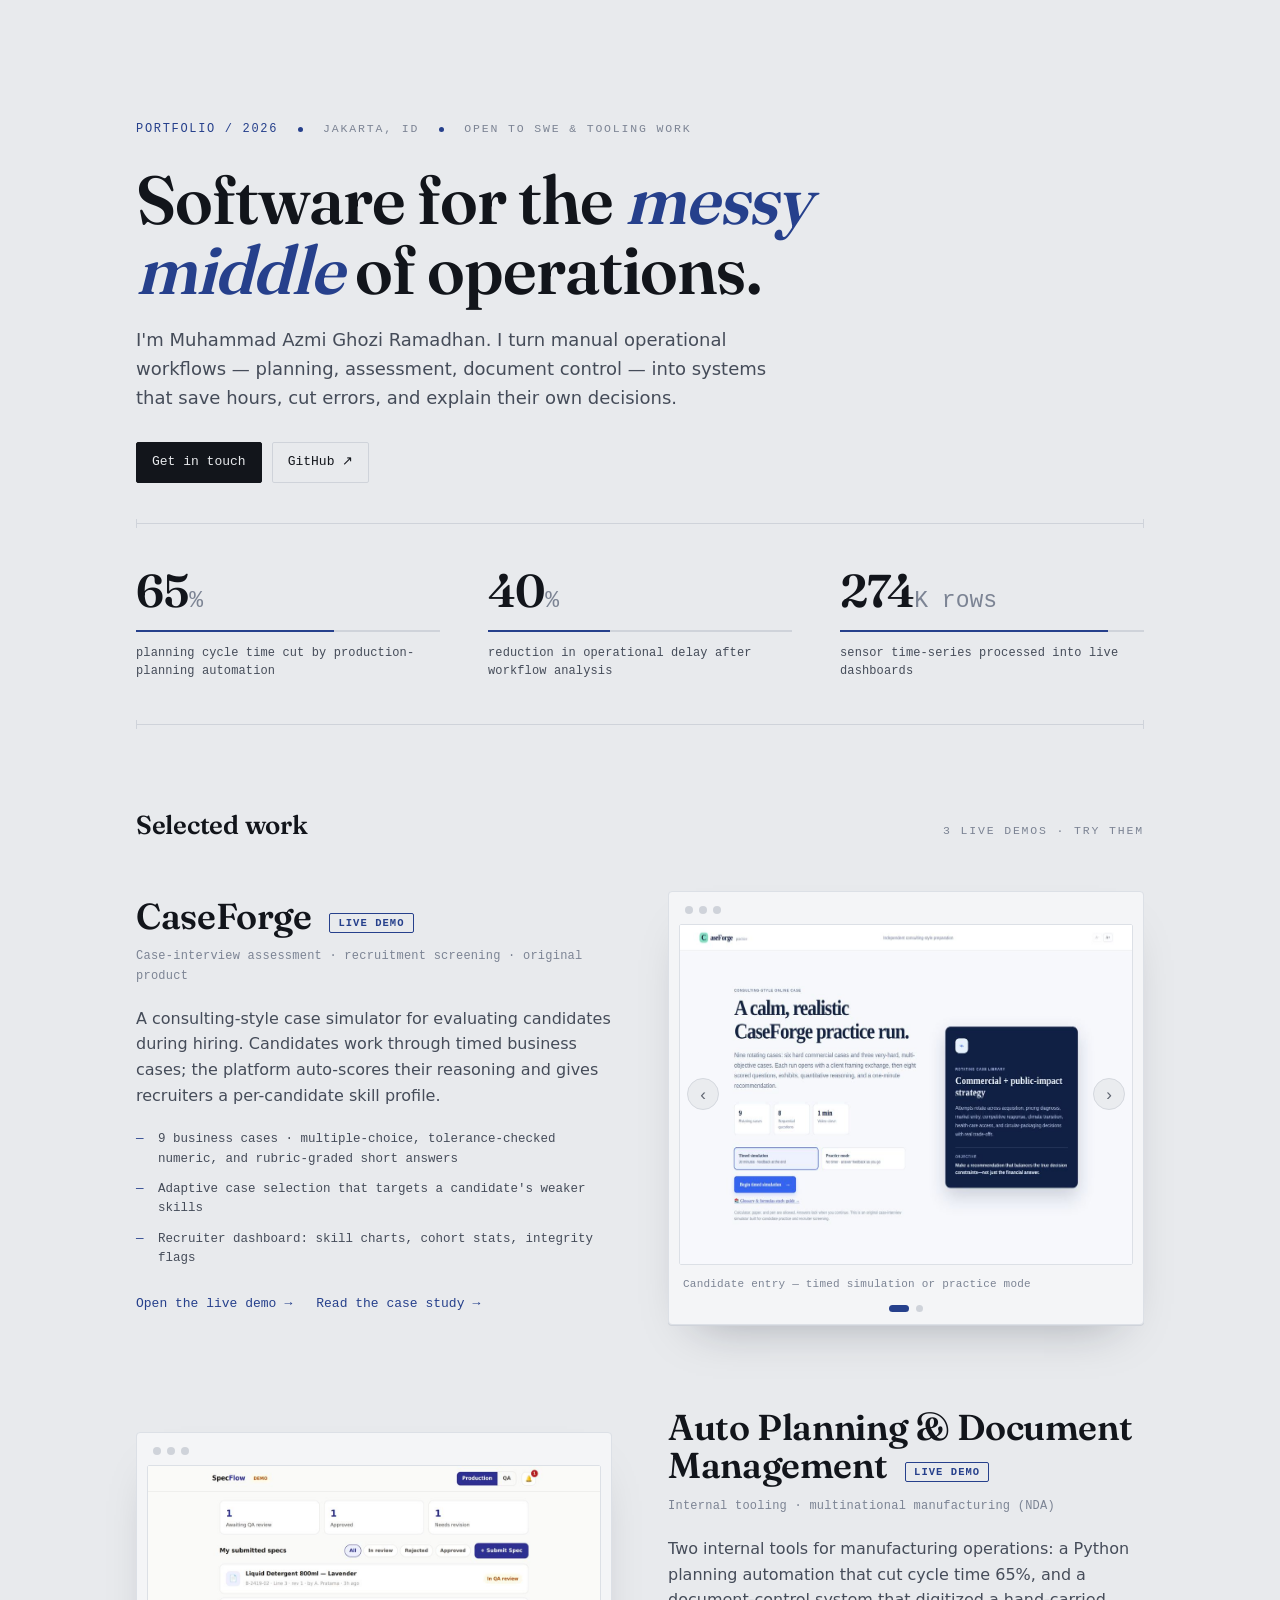
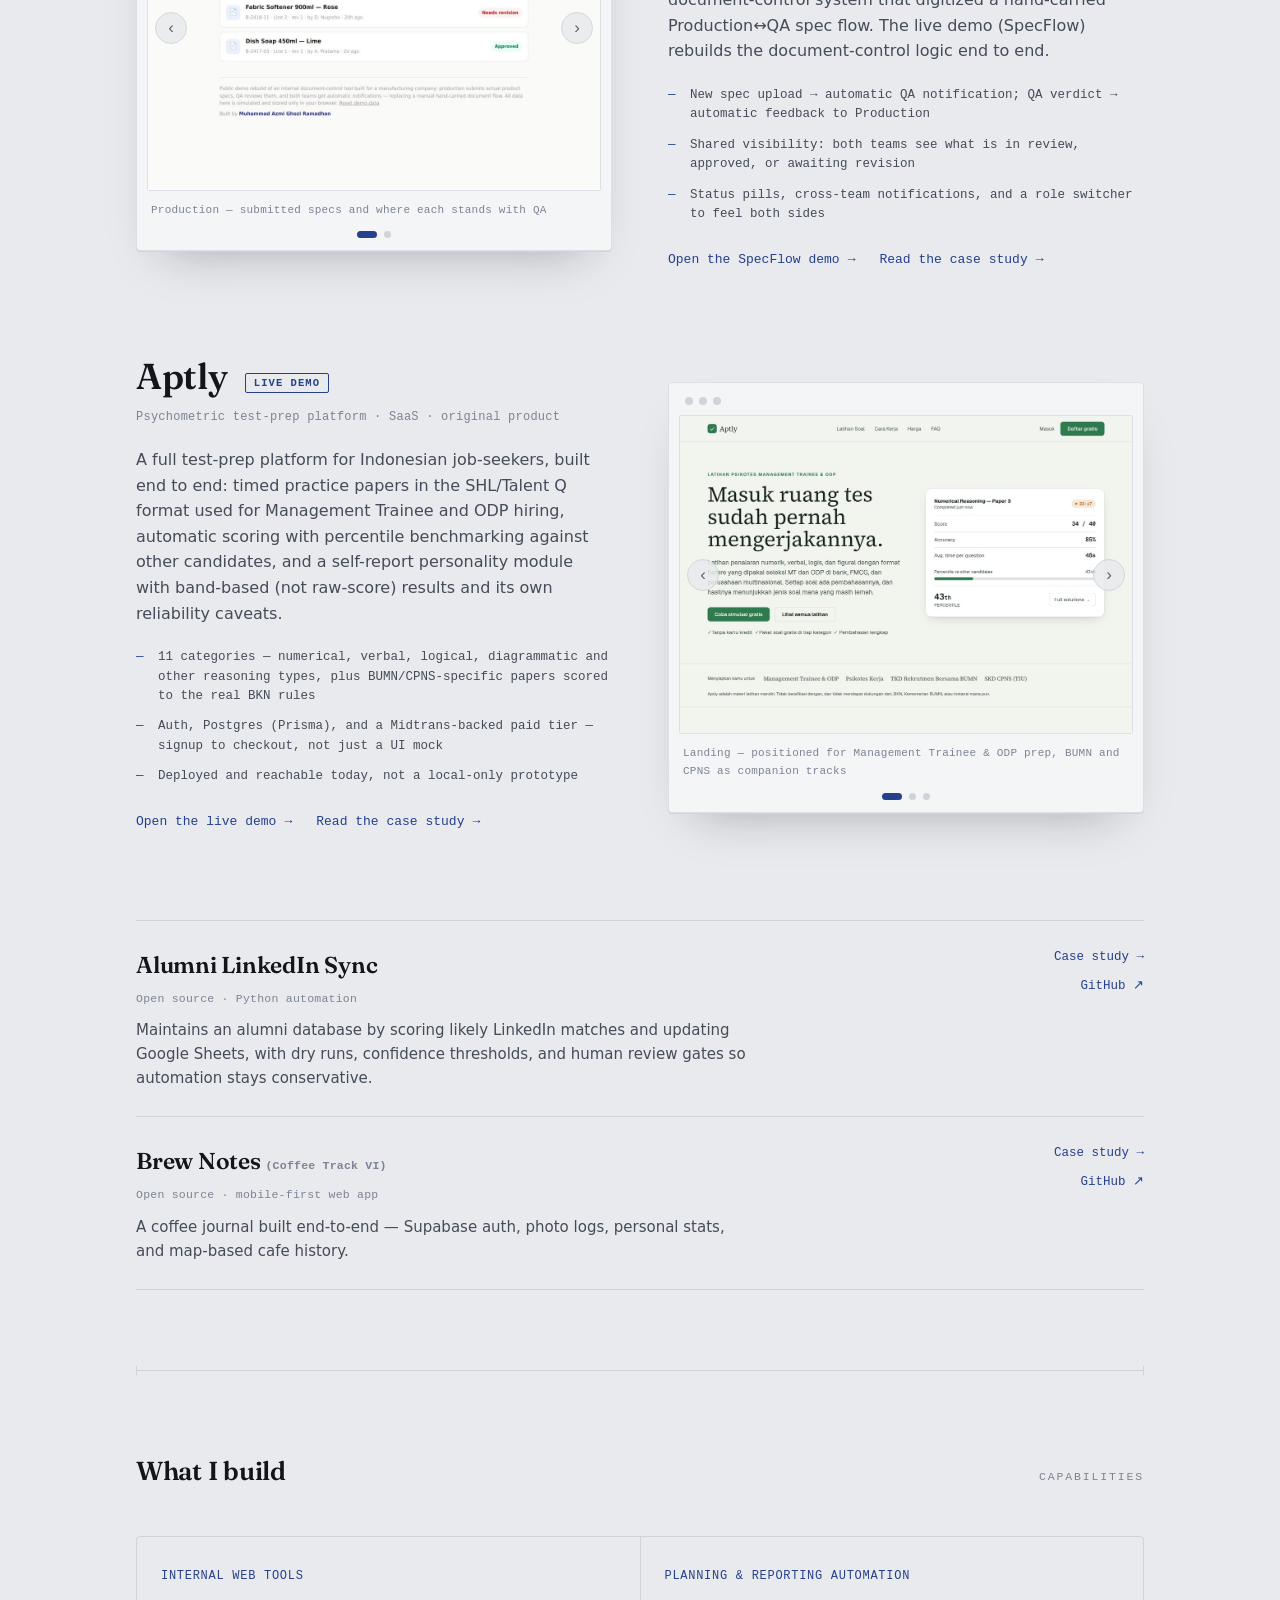
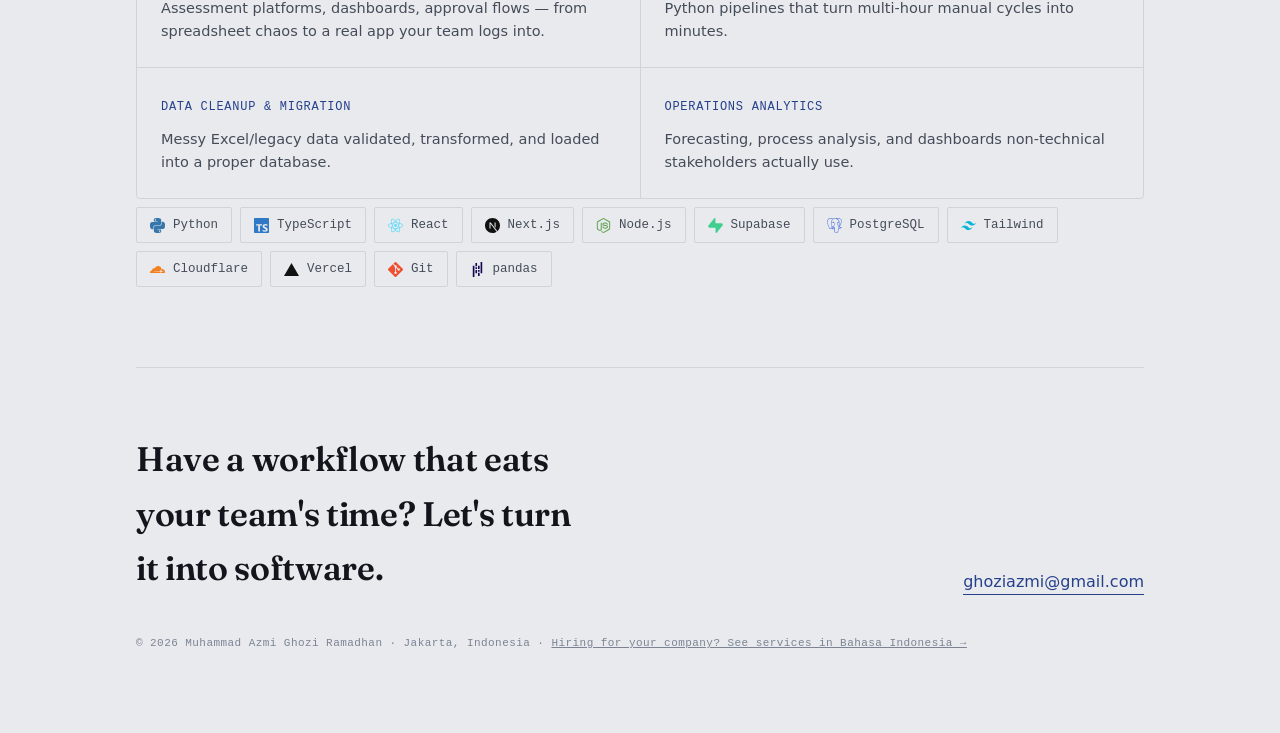
<file: index.html>
<!doctype html>
<html lang="en">
<head>
<meta charset="utf-8">
<meta name="viewport" content="width=device-width, initial-scale=1">
<link rel="icon" href="/assets/favicon.svg" type="image/svg+xml">
<title>Muhammad Azmi Ghozi Ramadhan — Software for operations</title>
<meta name="description" content="I build software for the messy middle of operations — planning, assessment, and document-control systems that save hours, cut errors, and explain their own decisions. Jakarta, Indonesia.">
<meta name="color-scheme" content="light dark">
<meta property="og:title" content="Muhammad Azmi Ghozi Ramadhan — Software for operations">
<meta property="og:description" content="Automation, internal tools, and operations analytics. Three live demos you can try.">
<meta property="og:type" content="website">
<style>
  @font-face{
    font-family:"Fraunces"; font-style:normal; font-weight:400 700; font-display:swap;
    src:url("/assets/fonts/fraunces-latin.woff2") format("woff2");
  }
  :root{
    --paper:#E8EAED; --ink:#12151B; --ink-2:#454C59; --ink-3:#7C8494;
    --line:#CFD3DA; --accent:#26408C; --accent-soft:rgba(38,64,140,.08);
    --surface:#F4F5F7; --frame:#DCE0E6;
    --serif:"Fraunces","Iowan Old Style","Palatino Linotype",Palatino,Georgia,ui-serif,serif;
    --sans:ui-sans-serif,system-ui,-apple-system,"Segoe UI",Roboto,Helvetica,Arial,sans-serif;
    --mono:ui-monospace,"SF Mono","JetBrains Mono","Fira Code",Menlo,Consolas,monospace;
  }
  @media (prefers-color-scheme:dark){
    :root{
      --paper:#0F1216; --ink:#EDEFF2; --ink-2:#A9B0BC; --ink-3:#6D7482;
      --line:#262B33; --accent:#8CA0E8; --accent-soft:rgba(140,160,232,.12);
      --surface:#161A20; --frame:#20252D;
    }
  }
  :root[data-theme="light"]{
    --paper:#E8EAED; --ink:#12151B; --ink-2:#454C59; --ink-3:#7C8494;
    --line:#CFD3DA; --accent:#26408C; --accent-soft:rgba(38,64,140,.08);
    --surface:#F4F5F7; --frame:#DCE0E6;
  }
  :root[data-theme="dark"]{
    --paper:#0F1216; --ink:#EDEFF2; --ink-2:#A9B0BC; --ink-3:#6D7482;
    --line:#262B33; --accent:#8CA0E8; --accent-soft:rgba(140,160,232,.12);
    --surface:#161A20; --frame:#20252D;
  }

  *{margin:0;padding:0;box-sizing:border-box}
  html{-webkit-text-size-adjust:100%}
  body{
    background:var(--paper); color:var(--ink);
    font-family:var(--sans); line-height:1.6;
    -webkit-font-smoothing:antialiased; text-rendering:optimizeLegibility;
  }
  .wrap{max-width:1120px; margin:0 auto; padding:0 clamp(20px,5vw,56px)}

  .kicker{font-family:var(--mono); font-size:12px; letter-spacing:.14em; text-transform:uppercase; color:var(--accent); font-weight:500}
  .label{font-family:var(--mono); font-size:11.5px; letter-spacing:.16em; text-transform:uppercase; color:var(--ink-3)}
  .lede{font-size:clamp(16px,2vw,18px); color:var(--ink-2); max-width:60ch}

  .rule{position:relative; height:1px; background:var(--line); margin:0}
  .rule::before,.rule::after{content:""; position:absolute; top:-4px; width:1px; height:9px; background:var(--line)}
  .rule::before{left:0} .rule::after{right:0}

  header.masthead{padding:clamp(64px,10vw,120px) 0 40px}
  .spec{display:flex; flex-wrap:wrap; gap:8px 20px; align-items:center}
  .spec .dot{width:5px; height:5px; background:var(--accent); border-radius:50%; display:inline-block}
  h1{
    font-family:var(--serif); font-weight:600;
    font-size:clamp(36px,7vw,68px); line-height:1.02; letter-spacing:-.015em;
    text-wrap:balance; margin:26px 0 0; max-width:16ch;
  }
  h1 em{font-style:italic; color:var(--accent)}
  .sub{margin-top:22px; max-width:56ch}
  .links{margin-top:30px; display:flex; flex-wrap:wrap; gap:10px}
  .links a{
    font-family:var(--mono); font-size:13px; text-decoration:none; color:var(--ink);
    padding:9px 15px; border:1px solid var(--line); border-radius:2px; transition:.16s;
    display:inline-flex; align-items:center; gap:8px;
  }
  .links a:hover{border-color:var(--accent); color:var(--accent)}
  .links a.key{background:var(--ink); color:var(--paper); border-color:var(--ink)}
  .links a.key:hover{background:var(--accent); border-color:var(--accent); color:#fff}

  .measures{display:grid; grid-template-columns:repeat(3,1fr); gap:clamp(20px,4vw,48px); padding:44px 0}
  .measure .n{font-family:var(--serif); font-weight:600; font-size:clamp(34px,5vw,46px); letter-spacing:-.02em; font-variant-numeric:tabular-nums; line-height:1}
  .measure .n small{font-size:.5em; color:var(--ink-3); font-family:var(--mono); font-weight:400; letter-spacing:0}
  .meter{height:2px; background:var(--line); margin:16px 0 12px; position:relative; overflow:hidden}
  .meter i{position:absolute; left:0; top:0; bottom:0; background:var(--accent)}
  .measure p{font-family:var(--mono); font-size:12px; line-height:1.5; color:var(--ink-2); letter-spacing:.01em}
  @media (max-width:680px){.measures{grid-template-columns:1fr; gap:28px}}

  section{padding:clamp(48px,7vw,80px) 0}
  .sec-head{display:flex; align-items:baseline; justify-content:space-between; gap:16px; margin-bottom:44px}
  .sec-head h2{font-family:var(--serif); font-weight:600; font-size:clamp(20px,3vw,26px); letter-spacing:-.01em}

  .flagship{display:grid; grid-template-columns:1fr 1fr; gap:clamp(28px,5vw,56px); align-items:center}
  .flagship + .flagship{margin-top:clamp(48px,7vw,84px)}
  .flagship.rev .fig{order:-1}
  @media (max-width:820px){
    .flagship{grid-template-columns:1fr; gap:26px}
    .flagship.rev .fig{order:0}
  }
  .pj-title{font-family:var(--serif); font-weight:600; font-size:clamp(26px,4vw,36px); letter-spacing:-.01em; line-height:1.05}
  .pj-meta{font-family:var(--mono); font-size:12px; color:var(--ink-3); margin-top:12px; letter-spacing:.02em}
  .badge{font-family:var(--mono); font-size:10.5px; letter-spacing:.1em; text-transform:uppercase; color:var(--accent); border:1px solid var(--accent); border-radius:2px; padding:3px 8px; vertical-align:3px; margin-left:10px}
  .pj-body{margin-top:20px; color:var(--ink-2); max-width:52ch}
  .speclist{list-style:none; margin:22px 0 0; display:grid; gap:11px}
  .speclist li{font-family:var(--mono); font-size:12.5px; line-height:1.55; color:var(--ink-2); padding-left:22px; position:relative}
  .speclist li::before{content:"—"; position:absolute; left:0; color:var(--accent)}
  .demo-link{display:inline-flex; align-items:center; gap:8px; margin-top:26px; font-family:var(--mono); font-size:13px; font-weight:500; color:var(--accent); text-decoration:none; border-bottom:1px solid transparent; padding-bottom:2px; transition:.16s}
  .demo-link:hover{border-color:var(--accent)}
  .demo-link .arw{transition:transform .18s}
  .demo-link:hover .arw{transform:translateX(4px)}

  .frame{background:var(--surface); border:1px solid var(--frame); border-radius:4px; padding:10px; box-shadow:0 1px 0 var(--line), 0 24px 48px -28px rgba(15,20,35,.35)}
  .frame .bar{display:flex; gap:6px; padding:4px 6px 10px}
  .frame .bar i{width:8px; height:8px; border-radius:50%; background:var(--line)}
  .frame img{display:block; width:100%; height:auto; border-radius:2px; border:1px solid var(--frame)}
  .frame figcaption{font-family:var(--mono); font-size:11px; color:var(--ink-3); padding:10px 4px 2px; letter-spacing:.02em}

  .index{margin-top:8px}
  .row{display:grid; grid-template-columns:minmax(0,1fr) auto; gap:12px 24px; align-items:baseline; padding:26px 0; border-top:1px solid var(--line)}
  .row:last-child{border-bottom:1px solid var(--line)}
  .row .rt{font-family:var(--serif); font-weight:600; font-size:clamp(19px,2.4vw,23px); letter-spacing:-.01em}
  .row .rm{font-family:var(--mono); font-size:11.5px; color:var(--ink-3); margin-top:6px; letter-spacing:.02em}
  .row .rd{grid-column:1/-1; color:var(--ink-2); margin-top:10px; max-width:64ch; font-size:15px}
  .row .rl{font-family:var(--mono); font-size:12.5px; color:var(--accent); text-decoration:none; white-space:nowrap; align-self:start}
  .row .rl:hover{text-decoration:underline}
  .rlinks{display:grid; gap:9px; justify-items:end; text-align:right; align-self:start}
  .rl.muted{color:var(--ink-3)}
  .rl.muted:hover{text-decoration:none}
  @media (max-width:560px){.rlinks{justify-items:start; text-align:left}}

  .reveal{opacity:0; transform:translateY(18px); transition:opacity .6s ease, transform .6s cubic-bezier(.2,.7,.2,1)}
  .reveal.in{opacity:1; transform:none}
  @media (prefers-reduced-motion:reduce){.reveal{opacity:1; transform:none; transition:none}}
  .frame{transition:transform .3s cubic-bezier(.2,.7,.2,1), box-shadow .3s}
  .flagship:hover .frame{transform:translateY(-4px); box-shadow:0 1px 0 var(--line), 0 34px 62px -30px rgba(15,20,35,.45)}

  /* carousel */
  .carousel .viewport{position:relative; overflow:hidden; border-radius:2px}
  .carousel .track{display:flex; transition:transform .42s cubic-bezier(.2,.7,.2,1); touch-action:pan-y}
  .carousel .track img{flex:0 0 100%; width:100%; height:auto; display:block; border-radius:2px}
  .carousel .cnav{position:absolute; top:50%; transform:translateY(-50%); width:32px; height:32px; border-radius:50%;
    border:1px solid var(--line); background:var(--paper); color:var(--ink-2); cursor:pointer; font-size:17px; line-height:1;
    display:flex; align-items:center; justify-content:center; opacity:.85; transition:opacity .15s, border-color .15s, color .15s; z-index:2}
  .carousel .cnav:hover{opacity:1; border-color:var(--accent); color:var(--accent)}
  .carousel .cnav.prev{left:8px} .carousel .cnav.next{right:8px}
  .carousel .ccap{font-family:var(--mono); font-size:11px; color:var(--ink-3); padding:11px 4px 0; letter-spacing:.02em; text-align:left; min-height:14px}
  .carousel .dots{display:flex; gap:7px; justify-content:center; padding:12px 0 2px}
  .carousel .dots button{width:7px; height:7px; padding:0; border:0; border-radius:50%; background:var(--line); cursor:pointer; transition:width .2s, background .2s}
  .carousel .dots button[aria-selected="true"]{background:var(--accent); width:20px; border-radius:4px}
  @media (prefers-reduced-motion:reduce){.carousel .track{transition:none}}

  /* tech logos */
  .skills span{display:inline-flex; align-items:center; gap:8px}
  .skills span svg{width:15px; height:15px; flex:none}
  .skills span{transition:color .15s, border-color .15s}
  .skills span:hover{border-color:var(--accent)}
  /* brand logo colors */
  .skills .logo-python{fill:#3776AB}
  .skills .logo-typescript{fill:#3178C6}
  .skills .logo-react{fill:#61DAFB}
  .skills .logo-nextdotjs{fill:#111111}
  .skills .logo-nodedotjs{fill:#5FA04E}
  .skills .logo-supabase{fill:#3FCF8E}
  .skills .logo-postgresql{fill:#4169E1}
  .skills .logo-tailwindcss{fill:#06B6D4}
  .skills .logo-cloudflare{fill:#F38020}
  .skills .logo-vercel{fill:#111111}
  .skills .logo-git{fill:#F05032}
  .skills .logo-pandas{fill:#130654}
  @media (prefers-color-scheme:dark){ .skills .logo-nextdotjs, .skills .logo-vercel, .skills .logo-pandas{fill:#EDEFF2} }
  :root[data-theme="dark"] .logo-nextdotjs, :root[data-theme="dark"] .skills .logo-nextdotjs, :root[data-theme="dark"] .skills .logo-vercel, :root[data-theme="dark"] .skills .logo-pandas{fill:#EDEFF2}
  :root[data-theme="light"] .skills .logo-nextdotjs, :root[data-theme="light"] .skills .logo-vercel, :root[data-theme="light"] .skills .logo-pandas{fill:#111111}

  .caps{display:grid; grid-template-columns:repeat(2,1fr); gap:1px; background:var(--line); border:1px solid var(--line); border-radius:4px; overflow:hidden}
  @media (max-width:680px){.caps{grid-template-columns:1fr}}
  .cap{background:var(--paper); padding:24px}
  .cap b{font-family:var(--mono); font-size:12px; letter-spacing:.06em; text-transform:uppercase; color:var(--accent); font-weight:500}
  .cap p{margin-top:10px; color:var(--ink-2); font-size:14.5px}

  .skills{display:flex; flex-wrap:wrap; gap:8px; margin-top:8px}
  .skills span{font-family:var(--mono); font-size:12.5px; padding:7px 13px; border:1px solid var(--line); border-radius:2px; color:var(--ink-2)}

  footer{padding:64px 0 80px; border-top:1px solid var(--line)}
  .foot-grid{display:flex; flex-wrap:wrap; justify-content:space-between; gap:24px; align-items:end}
  footer .big{font-family:var(--serif); font-weight:600; font-size:clamp(24px,4vw,34px); letter-spacing:-.01em; max-width:20ch}
  footer a.mail{color:var(--accent); text-decoration:none; border-bottom:1px solid var(--accent)}
  .fine{font-family:var(--mono); font-size:11px; color:var(--ink-3); letter-spacing:.04em; margin-top:40px}

  @media (prefers-reduced-motion:no-preference){
    .rise{opacity:0; transform:translateY(14px); animation:rise .7s cubic-bezier(.2,.7,.2,1) forwards}
    .rise.d1{animation-delay:.06s}.rise.d2{animation-delay:.13s}.rise.d3{animation-delay:.2s}
    @keyframes rise{to{opacity:1; transform:none}}
  }
  a:focus-visible,button:focus-visible{outline:2px solid var(--accent); outline-offset:3px; border-radius:2px}
</style>
</head>
<body>
<div class="wrap">

  <header class="masthead">
    <div class="spec rise">
      <span class="kicker">Portfolio / 2026</span>
      <span class="dot"></span>
      <span class="label">Jakarta, ID</span>
      <span class="dot"></span>
      <span class="label">Open to SWE &amp; tooling work</span>
    </div>
    <h1 class="rise d1">Software for the <em>messy middle</em> of operations.</h1>
    <p class="sub lede rise d2">
      I'm Muhammad Azmi Ghozi Ramadhan. I turn manual operational workflows — planning,
      assessment, document control — into systems that save hours, cut errors, and explain
      their own decisions.
    </p>
    <div class="links rise d3">
      <a class="key" href="mailto:ghoziazmi@gmail.com">Get in touch</a>
      <a href="https://github.com/gzviolet21" target="_blank" rel="noopener">GitHub ↗</a>
    </div>
  </header>

  <div class="rule"></div>

  <div class="measures">
    <div class="measure">
      <div class="n">65<small>%</small></div>
      <div class="meter"><i style="width:65%"></i></div>
      <p>planning cycle time cut by production-planning automation</p>
    </div>
    <div class="measure">
      <div class="n">40<small>%</small></div>
      <div class="meter"><i style="width:40%"></i></div>
      <p>reduction in operational delay after workflow analysis</p>
    </div>
    <div class="measure">
      <div class="n">274<small>K rows</small></div>
      <div class="meter"><i style="width:88%"></i></div>
      <p>sensor time-series processed into live dashboards</p>
    </div>
  </div>

  <div class="rule"></div>

  <section id="work">
    <div class="sec-head">
      <h2>Selected work</h2>
      <span class="label">3 live demos · try them</span>
    </div>

    <div class="flagship reveal">
      <div>
        <div class="pj-title">CaseForge <span class="badge">Live demo</span></div>
        <div class="pj-meta">Case-interview assessment · recruitment screening · original product</div>
        <p class="pj-body">
          A consulting-style case simulator for evaluating candidates during hiring. Candidates
          work through timed business cases; the platform auto-scores their reasoning and gives
          recruiters a per-candidate skill profile.
        </p>
        <ul class="speclist">
          <li>9 business cases · multiple-choice, tolerance-checked numeric, and rubric-graded short answers</li>
          <li>Adaptive case selection that targets a candidate's weaker skills</li>
          <li>Recruiter dashboard: skill charts, cohort stats, integrity flags</li>
        </ul>
        <div style="display:flex; flex-wrap:wrap; gap:24px; align-items:center">
          <a class="demo-link" href="https://gzviolet21.github.io/caseforge/" target="_blank" rel="noopener">Open the live demo <span class="arw">→</span></a>
          <a class="demo-link" href="projects/caseforge/">Read the case study <span class="arw">→</span></a>
        </div>
      </div>
      <figure class="frame carousel fig" data-carousel tabindex="0" aria-label="CaseForge screenshots">
        <div class="bar"><i></i><i></i><i></i></div>
        <div class="viewport">
          <div class="track">
            <img src="assets/caseforge.jpg" width="920" height="591" loading="lazy" data-cap="Candidate entry — timed simulation or practice mode" alt="CaseForge candidate landing screen with case setup and rotating case library" />
            <img src="assets/caseforge-recruiter.jpg" width="1000" height="750" loading="lazy" data-cap="Recruiter review — capability profiles, cohort stats, integrity flags" alt="CaseForge recruiter review queue with candidate scores and a capability profile" />
          </div>
          <button type="button" class="cnav prev" aria-label="Previous screenshot">‹</button>
          <button type="button" class="cnav next" aria-label="Next screenshot">›</button>
        </div>
        <figcaption class="ccap"></figcaption>
        <div class="dots" role="tablist" aria-label="CaseForge slides"></div>
      </figure>
    </div>

    <div class="flagship rev reveal">
      <div>
        <div class="pj-title">Auto Planning &amp; Document Management <span class="badge">Live demo</span></div>
        <div class="pj-meta">Internal tooling · multinational manufacturing (NDA)</div>
        <p class="pj-body">
          Two internal tools for manufacturing operations: a Python planning automation that cut
          cycle time 65%, and a document-control system that digitized a hand-carried Production↔QA
          spec flow. The live demo (SpecFlow) rebuilds the document-control logic end to end.
        </p>
        <ul class="speclist">
          <li>New spec upload → automatic QA notification; QA verdict → automatic feedback to Production</li>
          <li>Shared visibility: both teams see what is in review, approved, or awaiting revision</li>
          <li>Status pills, cross-team notifications, and a role switcher to feel both sides</li>
        </ul>
        <div style="display:flex; flex-wrap:wrap; gap:24px; align-items:center">
          <a class="demo-link" href="https://gzviolet21.github.io/specflow-demo/" target="_blank" rel="noopener">Open the SpecFlow demo <span class="arw">→</span></a>
          <a class="demo-link" href="projects/specflow/">Read the case study <span class="arw">→</span></a>
        </div>
      </div>
      <figure class="frame carousel fig" data-carousel tabindex="0" aria-label="SpecFlow screenshots">
        <div class="bar"><i></i><i></i><i></i></div>
        <div class="viewport">
          <div class="track">
            <img src="assets/specflow.jpg" width="1100" height="752" loading="lazy" data-cap="Production — submitted specs and where each stands with QA" alt="SpecFlow Production view listing submitted specs with status pills" />
            <img src="assets/specflow-qa.jpg" width="1100" height="789" loading="lazy" data-cap="QA — incoming queue with automatic new-spec notifications" alt="SpecFlow QA queue with the notifications panel open" />
          </div>
          <button type="button" class="cnav prev" aria-label="Previous screenshot">‹</button>
          <button type="button" class="cnav next" aria-label="Next screenshot">›</button>
        </div>
        <figcaption class="ccap"></figcaption>
        <div class="dots" role="tablist" aria-label="SpecFlow slides"></div>
      </figure>
    </div>

    <div class="flagship reveal">
      <div>
        <div class="pj-title">Aptly <span class="badge">Live demo</span></div>
        <div class="pj-meta">Psychometric test-prep platform · SaaS · original product</div>
        <p class="pj-body">
          A full test-prep platform for Indonesian job-seekers, built end to end: timed practice
          papers in the SHL/Talent Q format used for Management Trainee and ODP hiring, automatic
          scoring with percentile benchmarking against other candidates, and a self-report
          personality module with band-based (not raw-score) results and its own reliability
          caveats.
        </p>
        <ul class="speclist">
          <li>11 categories — numerical, verbal, logical, diagrammatic and other reasoning types, plus BUMN/CPNS-specific papers scored to the real BKN rules</li>
          <li>Auth, Postgres (Prisma), and a Midtrans-backed paid tier — signup to checkout, not just a UI mock</li>
          <li>Deployed and reachable today, not a local-only prototype</li>
        </ul>
        <div style="display:flex; flex-wrap:wrap; gap:24px; align-items:center">
          <a class="demo-link" href="https://43-156-253-48.sslip.io/" target="_blank" rel="noopener">Open the live demo <span class="arw">→</span></a>
          <a class="demo-link" href="projects/aptly/">Read the case study <span class="arw">→</span></a>
        </div>
      </div>
      <figure class="frame carousel fig" data-carousel tabindex="0" aria-label="Aptly screenshots">
        <div class="bar"><i></i><i></i><i></i></div>
        <div class="viewport">
          <div class="track">
            <img src="assets/aptly-landing.jpg" width="1100" height="773" loading="lazy" data-cap="Landing — positioned for Management Trainee &amp; ODP prep, BUMN and CPNS as companion tracks" alt="Aptly landing page hero with a sample results card" />
            <img src="assets/aptly-take.jpg" width="1100" height="773" loading="lazy" data-cap="Taking a paper — timed, data-table questions, answer navigator" alt="Aptly numerical reasoning test-taking screen with a data table question and answer options" />
            <img src="assets/aptly-results.jpg" width="1100" height="773" loading="lazy" data-cap="Results — score, accuracy, percentile vs other candidates, worked solutions" alt="Aptly results screen showing score, accuracy, percentile, and worked solutions" />
          </div>
          <button type="button" class="cnav prev" aria-label="Previous screenshot">‹</button>
          <button type="button" class="cnav next" aria-label="Next screenshot">›</button>
        </div>
        <figcaption class="ccap"></figcaption>
        <div class="dots" role="tablist" aria-label="Aptly slides"></div>
      </figure>
    </div>

    <div class="index reveal" style="margin-top:clamp(48px,7vw,84px)">
      <!-- HIDDEN TEMPORARILY: Competency Assessment. To restore, delete this comment opener and its matching closer below.
      <div class="row">
        <div>
          <div class="rt">Competency Assessment Platform</div>
          <div class="rm">Client work · National retail group (NDA) · 404 roles · in production</div>
          <p class="rd">Full-stack platform where managers assess employees against role-specific behaviors, with adaptive scoring, a server-side trust boundary, an HR dashboard, and one-click Excel reporting.</p>
        </div>
        <div class="rlinks">
          <a class="rl" href="projects/competency/">Case study →</a>
          <span class="rl muted">In production</span>
        </div>
      </div>
      END HIDDEN -->
      <div class="row">
        <div>
          <div class="rt">Alumni LinkedIn Sync</div>
          <div class="rm">Open source · Python automation</div>
          <p class="rd">Maintains an alumni database by scoring likely LinkedIn matches and updating Google Sheets, with dry runs, confidence thresholds, and human review gates so automation stays conservative.</p>
        </div>
        <div class="rlinks">
          <a class="rl" href="projects/alumni/">Case study →</a>
          <a class="rl" href="https://github.com/gzviolet21/alumni-linkedin-sync" target="_blank" rel="noopener">GitHub ↗</a>
        </div>
      </div>
      <div class="row">
        <div>
          <div class="rt">Brew Notes <span class="rm" style="margin:0">(Coffee Track VI)</span></div>
          <div class="rm">Open source · mobile-first web app</div>
          <p class="rd">A coffee journal built end-to-end — Supabase auth, photo logs, personal stats, and map-based cafe history.</p>
        </div>
        <div class="rlinks">
          <a class="rl" href="projects/coffee-track/">Case study →</a>
          <a class="rl" href="https://github.com/gzviolet21/coffee-track-vi" target="_blank" rel="noopener">GitHub ↗</a>
        </div>
      </div>
    </div>
  </section>

  <div class="rule"></div>

  <section id="build" class="reveal">
    <div class="sec-head"><h2>What I build</h2><span class="label">Capabilities</span></div>
    <div class="caps">
      <div class="cap"><b>Internal web tools</b><p>Assessment platforms, dashboards, approval flows — from spreadsheet chaos to a real app your team logs into.</p></div>
      <div class="cap"><b>Planning &amp; reporting automation</b><p>Python pipelines that turn multi-hour manual cycles into minutes.</p></div>
      <div class="cap"><b>Data cleanup &amp; migration</b><p>Messy Excel/legacy data validated, transformed, and loaded into a proper database.</p></div>
      <div class="cap"><b>Operations analytics</b><p>Forecasting, process analysis, and dashboards non-technical stakeholders actually use.</p></div>
    </div>
    <div class="skills">
      <span><svg class="logo-python" viewBox="0 0 24 24" aria-hidden="true"><path d="M14.25.18l.9.2.73.26.59.3.45.32.34.34.25.34.16.33.1.3.04.26.02.2-.01.13V8.5l-.05.63-.13.55-.21.46-.26.38-.3.31-.33.25-.35.19-.35.14-.33.1-.3.07-.26.04-.21.02H8.77l-.69.05-.59.14-.5.22-.41.27-.33.32-.27.35-.2.36-.15.37-.1.35-.07.32-.04.27-.02.21v3.06H3.17l-.21-.03-.28-.07-.32-.12-.35-.18-.36-.26-.36-.36-.35-.46-.32-.59-.28-.73-.21-.88-.14-1.05-.05-1.23.06-1.22.16-1.04.24-.87.32-.71.36-.57.4-.44.42-.33.42-.24.4-.16.36-.1.32-.05.24-.01h.16l.06.01h8.16v-.83H6.18l-.01-2.75-.02-.37.05-.34.11-.31.17-.28.25-.26.31-.23.38-.2.44-.18.51-.15.58-.12.64-.1.71-.06.77-.04.84-.02 1.27.05zm-6.3 1.98l-.23.33-.08.41.08.41.23.34.33.22.41.09.41-.09.33-.22.23-.34.08-.41-.08-.41-.23-.33-.33-.22-.41-.09-.41.09zm13.09 3.95l.28.06.32.12.35.18.36.27.36.35.35.47.32.59.28.73.21.88.14 1.04.05 1.23-.06 1.23-.16 1.04-.24.86-.32.71-.36.57-.4.45-.42.33-.42.24-.4.16-.36.09-.32.05-.24.02-.16-.01h-8.22v.82h5.84l.01 2.76.02.36-.05.34-.11.31-.17.29-.25.25-.31.24-.38.2-.44.17-.51.15-.58.13-.64.09-.71.07-.77.04-.84.01-1.27-.04-1.07-.14-.9-.2-.73-.25-.59-.3-.45-.33-.34-.34-.25-.34-.16-.33-.1-.3-.04-.25-.02-.2.01-.13v-5.34l.05-.64.13-.54.21-.46.26-.38.3-.32.33-.24.35-.2.35-.14.33-.1.3-.06.26-.04.21-.02.13-.01h5.84l.69-.05.59-.14.5-.21.41-.28.33-.32.27-.35.2-.36.15-.36.1-.35.07-.32.04-.28.02-.21V6.07h2.09l.14.01zm-6.47 14.25l-.23.33-.08.41.08.41.23.33.33.23.41.08.41-.08.33-.23.23-.33.08-.41-.08-.41-.23-.33-.33-.23-.41-.08-.41.08z"/></svg>Python</span>
      <span><svg class="logo-typescript" viewBox="0 0 24 24" aria-hidden="true"><path d="M1.125 0C.502 0 0 .502 0 1.125v21.75C0 23.498.502 24 1.125 24h21.75c.623 0 1.125-.502 1.125-1.125V1.125C24 .502 23.498 0 22.875 0zm17.363 9.75c.612 0 1.154.037 1.627.111a6.38 6.38 0 0 1 1.306.34v2.458a3.95 3.95 0 0 0-.643-.361 5.093 5.093 0 0 0-.717-.26 5.453 5.453 0 0 0-1.426-.2c-.3 0-.573.028-.819.086a2.1 2.1 0 0 0-.623.242c-.17.104-.3.229-.393.374a.888.888 0 0 0-.14.49c0 .196.053.373.156.529.104.156.252.304.443.444s.423.276.696.41c.273.135.582.274.926.416.47.197.892.407 1.266.628.374.222.695.473.963.753.268.279.472.598.614.957.142.359.214.776.214 1.253 0 .657-.125 1.21-.373 1.656a3.033 3.033 0 0 1-1.012 1.085 4.38 4.38 0 0 1-1.487.596c-.566.12-1.163.18-1.79.18a9.916 9.916 0 0 1-1.84-.164 5.544 5.544 0 0 1-1.512-.493v-2.63a5.033 5.033 0 0 0 3.237 1.2c.333 0 .624-.03.872-.09.249-.06.456-.144.623-.25.166-.108.29-.234.373-.38a1.023 1.023 0 0 0-.074-1.089 2.12 2.12 0 0 0-.537-.5 5.597 5.597 0 0 0-.807-.444 27.72 27.72 0 0 0-1.007-.436c-.918-.383-1.602-.852-2.053-1.405-.45-.553-.676-1.222-.676-2.005 0-.614.123-1.141.369-1.582.246-.441.58-.804 1.004-1.089a4.494 4.494 0 0 1 1.47-.629 7.536 7.536 0 0 1 1.77-.201zm-15.113.188h9.563v2.166H9.506v9.646H6.789v-9.646H3.375z"/></svg>TypeScript</span>
      <span><svg class="logo-react" viewBox="0 0 24 24" aria-hidden="true"><path d="M14.23 12.004a2.236 2.236 0 0 1-2.235 2.236 2.236 2.236 0 0 1-2.236-2.236 2.236 2.236 0 0 1 2.235-2.236 2.236 2.236 0 0 1 2.236 2.236zm2.648-10.69c-1.346 0-3.107.96-4.888 2.622-1.78-1.653-3.542-2.602-4.887-2.602-.41 0-.783.093-1.106.278-1.375.793-1.683 3.264-.973 6.365C1.98 8.917 0 10.42 0 12.004c0 1.59 1.99 3.097 5.043 4.03-.704 3.113-.39 5.588.988 6.38.32.187.69.275 1.102.275 1.345 0 3.107-.96 4.888-2.624 1.78 1.654 3.542 2.603 4.887 2.603.41 0 .783-.09 1.106-.275 1.374-.792 1.683-3.263.973-6.365C22.02 15.096 24 13.59 24 12.004c0-1.59-1.99-3.097-5.043-4.032.704-3.11.39-5.587-.988-6.38-.318-.184-.688-.277-1.092-.278zm-.005 1.09v.006c.225 0 .406.044.558.127.666.382.955 1.835.73 3.704-.054.46-.142.945-.25 1.44-.96-.236-2.006-.417-3.107-.534-.66-.905-1.345-1.727-2.035-2.447 1.592-1.48 3.087-2.292 4.105-2.295zm-9.77.02c1.012 0 2.514.808 4.11 2.28-.686.72-1.37 1.537-2.02 2.442-1.107.117-2.154.298-3.113.538-.112-.49-.195-.964-.254-1.42-.23-1.868.054-3.32.714-3.707.19-.09.4-.127.563-.132zm4.882 3.05c.455.468.91.992 1.36 1.564-.44-.02-.89-.034-1.345-.034-.46 0-.915.01-1.36.034.44-.572.895-1.096 1.345-1.565zM12 8.1c.74 0 1.477.034 2.202.093.406.582.802 1.203 1.183 1.86.372.64.71 1.29 1.018 1.946-.308.655-.646 1.31-1.013 1.95-.38.66-.773 1.288-1.18 1.87-.728.063-1.466.098-2.21.098-.74 0-1.477-.035-2.202-.093-.406-.582-.802-1.204-1.183-1.86-.372-.64-.71-1.29-1.018-1.946.303-.657.646-1.313 1.013-1.954.38-.66.773-1.286 1.18-1.868.728-.064 1.466-.098 2.21-.098zm-3.635.254c-.24.377-.48.763-.704 1.16-.225.39-.435.782-.635 1.174-.265-.656-.49-1.31-.676-1.947.64-.15 1.315-.283 2.015-.386zm7.26 0c.695.103 1.365.23 2.006.387-.18.632-.405 1.282-.66 1.933-.2-.39-.41-.783-.64-1.174-.225-.392-.465-.774-.705-1.146zm3.063.675c.484.15.944.317 1.375.498 1.732.74 2.852 1.708 2.852 2.476-.005.768-1.125 1.74-2.857 2.475-.42.18-.88.342-1.355.493-.28-.958-.646-1.956-1.1-2.98.45-1.017.81-2.01 1.085-2.964zm-13.395.004c.278.96.645 1.957 1.1 2.98-.45 1.017-.812 2.01-1.086 2.964-.484-.15-.944-.318-1.37-.5-1.732-.737-2.852-1.706-2.852-2.474 0-.768 1.12-1.742 2.852-2.476.42-.18.88-.342 1.356-.494zm11.678 4.28c.265.657.49 1.312.676 1.948-.64.157-1.316.29-2.016.39.24-.375.48-.762.705-1.158.225-.39.435-.788.636-1.18zm-9.945.02c.2.392.41.783.64 1.175.23.39.465.772.705 1.143-.695-.102-1.365-.23-2.006-.386.18-.63.406-1.282.66-1.933zM17.92 16.32c.112.493.2.968.254 1.423.23 1.868-.054 3.32-.714 3.708-.147.09-.338.128-.563.128-1.012 0-2.514-.807-4.11-2.28.686-.72 1.37-1.536 2.02-2.44 1.107-.118 2.154-.3 3.113-.54zm-11.83.01c.96.234 2.006.415 3.107.532.66.905 1.345 1.727 2.035 2.446-1.595 1.483-3.092 2.295-4.11 2.295-.22-.005-.406-.05-.553-.132-.666-.38-.955-1.834-.73-3.703.054-.46.142-.944.25-1.438zm4.56.64c.44.02.89.034 1.345.034.46 0 .915-.01 1.36-.034-.44.572-.895 1.095-1.345 1.565-.455-.47-.91-.993-1.36-1.565z"/></svg>React</span>
      <span><svg class="logo-nextdotjs" viewBox="0 0 24 24" aria-hidden="true"><path d="M18.665 21.978C16.758 23.255 14.465 24 12 24 5.377 24 0 18.623 0 12S5.377 0 12 0s12 5.377 12 12c0 3.583-1.574 6.801-4.067 9.001L9.219 7.2H7.2v9.596h1.615V9.251l9.85 12.727Zm-3.332-8.533 1.6 2.061V7.2h-1.6v6.245Z"/></svg>Next.js</span>
      <span><svg class="logo-nodedotjs" viewBox="0 0 24 24" aria-hidden="true"><path d="M11.998,24c-0.321,0-0.641-0.084-0.922-0.247l-2.936-1.737c-0.438-0.245-0.224-0.332-0.08-0.383 c0.585-0.203,0.703-0.25,1.328-0.604c0.065-0.037,0.151-0.023,0.218,0.017l2.256,1.339c0.082,0.045,0.197,0.045,0.272,0l8.795-5.076 c0.082-0.047,0.134-0.141,0.134-0.238V6.921c0-0.099-0.053-0.192-0.137-0.242l-8.791-5.072c-0.081-0.047-0.189-0.047-0.271,0 L3.075,6.68C2.99,6.729,2.936,6.825,2.936,6.921v10.15c0,0.097,0.054,0.189,0.139,0.235l2.409,1.392 c1.307,0.654,2.108-0.116,2.108-0.89V7.787c0-0.142,0.114-0.253,0.256-0.253h1.115c0.139,0,0.255,0.112,0.255,0.253v10.021 c0,1.745-0.95,2.745-2.604,2.745c-0.508,0-0.909,0-2.026-0.551L2.28,18.675c-0.57-0.329-0.922-0.945-0.922-1.604V6.921 c0-0.659,0.353-1.275,0.922-1.603l8.795-5.082c0.557-0.315,1.296-0.315,1.848,0l8.794,5.082c0.57,0.329,0.924,0.944,0.924,1.603 v10.15c0,0.659-0.354,1.273-0.924,1.604l-8.794,5.078C12.643,23.916,12.324,24,11.998,24z M19.099,13.993 c0-1.9-1.284-2.406-3.987-2.763c-2.731-0.361-3.009-0.548-3.009-1.187c0-0.528,0.235-1.233,2.258-1.233 c1.807,0,2.473,0.389,2.747,1.607c0.024,0.115,0.129,0.199,0.247,0.199h1.141c0.071,0,0.138-0.031,0.186-0.081 c0.048-0.054,0.074-0.123,0.067-0.196c-0.177-2.098-1.571-3.076-4.388-3.076c-2.508,0-4.004,1.058-4.004,2.833 c0,1.925,1.488,2.457,3.895,2.695c2.88,0.282,3.103,0.703,3.103,1.269c0,0.983-0.789,1.402-2.642,1.402 c-2.327,0-2.839-0.584-3.011-1.742c-0.02-0.124-0.126-0.215-0.253-0.215h-1.137c-0.141,0-0.254,0.112-0.254,0.253 c0,1.482,0.806,3.248,4.655,3.248C17.501,17.007,19.099,15.91,19.099,13.993z"/></svg>Node.js</span>
      <span><svg class="logo-supabase" viewBox="0 0 24 24" aria-hidden="true"><path d="M11.9 1.036c-.015-.986-1.26-1.41-1.874-.637L.764 12.05C-.33 13.427.65 15.455 2.409 15.455h9.579l.113 7.51c.014.985 1.259 1.408 1.873.636l9.262-11.653c1.093-1.375.113-3.403-1.645-3.403h-9.642z"/></svg>Supabase</span>
      <span><svg class="logo-postgresql" viewBox="0 0 24 24" aria-hidden="true"><path d="M23.5594 14.7228a.5269.5269 0 0 0-.0563-.1191c-.139-.2632-.4768-.3418-1.0074-.2321-1.6533.3411-2.2935.1312-2.5256-.0191 1.342-2.0482 2.445-4.522 3.0411-6.8297.2714-1.0507.7982-3.5237.1222-4.7316a1.5641 1.5641 0 0 0-.1509-.235C21.6931.9086 19.8007.0248 17.5099.0005c-1.4947-.0158-2.7705.3461-3.1161.4794a9.449 9.449 0 0 0-.5159-.0816 8.044 8.044 0 0 0-1.3114-.1278c-1.1822-.0184-2.2038.2642-3.0498.8406-.8573-.3211-4.7888-1.645-7.2219.0788C.9359 2.1526.3086 3.8733.4302 6.3043c.0409.818.5069 3.334 1.2423 5.7436.4598 1.5065.9387 2.7019 1.4334 3.582.553.9942 1.1259 1.5933 1.7143 1.7895.4474.1491 1.1327.1441 1.8581-.7279.8012-.9635 1.5903-1.8258 1.9446-2.2069.4351.2355.9064.3625 1.39.3772a.0569.0569 0 0 0 .0004.0041 11.0312 11.0312 0 0 0-.2472.3054c-.3389.4302-.4094.5197-1.5002.7443-.3102.064-1.1344.2339-1.1464.8115-.0025.1224.0329.2309.0919.3268.2269.4231.9216.6097 1.015.6331 1.3345.3335 2.5044.092 3.3714-.6787-.017 2.231.0775 4.4174.3454 5.0874.2212.5529.7618 1.9045 2.4692 1.9043.2505 0 .5263-.0291.8296-.0941 1.7819-.3821 2.5557-1.1696 2.855-2.9059.1503-.8707.4016-2.8753.5388-4.1012.0169-.0703.0357-.1207.057-.1362.0007-.0005.0697-.0471.4272.0307a.3673.3673 0 0 0 .0443.0068l.2539.0223.0149.001c.8468.0384 1.9114-.1426 2.5312-.4308.6438-.2988 1.8057-1.0323 1.5951-1.6698zM2.371 11.8765c-.7435-2.4358-1.1779-4.8851-1.2123-5.5719-.1086-2.1714.4171-3.6829 1.5623-4.4927 1.8367-1.2986 4.8398-.5408 6.108-.13-.0032.0032-.0066.0061-.0098.0094-2.0238 2.044-1.9758 5.536-1.9708 5.7495-.0002.0823.0066.1989.0162.3593.0348.5873.0996 1.6804-.0735 2.9184-.1609 1.1504.1937 2.2764.9728 3.0892.0806.0841.1648.1631.2518.2374-.3468.3714-1.1004 1.1926-1.9025 2.1576-.5677.6825-.9597.5517-1.0886.5087-.3919-.1307-.813-.5871-1.2381-1.3223-.4796-.839-.9635-2.0317-1.4155-3.5126zm6.0072 5.0871c-.1711-.0428-.3271-.1132-.4322-.1772.0889-.0394.2374-.0902.4833-.1409 1.2833-.2641 1.4815-.4506 1.9143-1.0002.0992-.126.2116-.2687.3673-.4426a.3549.3549 0 0 0 .0737-.1298c.1708-.1513.2724-.1099.4369-.0417.156.0646.3078.26.3695.4752.0291.1016.0619.2945-.0452.4444-.9043 1.2658-2.2216 1.2494-3.1676 1.0128zm2.094-3.988-.0525.141c-.133.3566-.2567.6881-.3334 1.003-.6674-.0021-1.3168-.2872-1.8105-.8024-.6279-.6551-.9131-1.5664-.7825-2.5004.1828-1.3079.1153-2.4468.079-3.0586-.005-.0857-.0095-.1607-.0122-.2199.2957-.2621 1.6659-.9962 2.6429-.7724.4459.1022.7176.4057.8305.928.5846 2.7038.0774 3.8307-.3302 4.7363-.084.1866-.1633.3629-.2311.5454zm7.3637 4.5725c-.0169.1768-.0358.376-.0618.5959l-.146.4383a.3547.3547 0 0 0-.0182.1077c-.0059.4747-.054.6489-.115.8693-.0634.2292-.1353.4891-.1794 1.0575-.11 1.4143-.8782 2.2267-2.4172 2.5565-1.5155.3251-1.7843-.4968-2.0212-1.2217a6.5824 6.5824 0 0 0-.0769-.2266c-.2154-.5858-.1911-1.4119-.1574-2.5551.0165-.5612-.0249-1.9013-.3302-2.6462.0044-.2932.0106-.5909.019-.8918a.3529.3529 0 0 0-.0153-.1126 1.4927 1.4927 0 0 0-.0439-.208c-.1226-.4283-.4213-.7866-.7797-.9351-.1424-.059-.4038-.1672-.7178-.0869.067-.276.1831-.5875.309-.9249l.0529-.142c.0595-.16.134-.3257.213-.5012.4265-.9476 1.0106-2.2453.3766-5.1772-.2374-1.0981-1.0304-1.6343-2.2324-1.5098-.7207.0746-1.3799.3654-1.7088.5321a5.6716 5.6716 0 0 0-.1958.1041c.0918-1.1064.4386-3.1741 1.7357-4.4823a4.0306 4.0306 0 0 1 .3033-.276.3532.3532 0 0 0 .1447-.0644c.7524-.5706 1.6945-.8506 2.802-.8325.4091.0067.8017.0339 1.1742.081 1.939.3544 3.2439 1.4468 4.0359 2.3827.8143.9623 1.2552 1.9315 1.4312 2.4543-1.3232-.1346-2.2234.1268-2.6797.779-.9926 1.4189.543 4.1729 1.2811 5.4964.1353.2426.2522.4522.2889.5413.2403.5825.5515.9713.7787 1.2552.0696.087.1372.1714.1885.245-.4008.1155-1.1208.3825-1.0552 1.717-.0123.1563-.0423.4469-.0834.8148-.0461.2077-.0702.4603-.0994.7662zm.8905-1.6211c-.0405-.8316.2691-.9185.5967-1.0105a2.8566 2.8566 0 0 0 .135-.0406 1.202 1.202 0 0 0 .1342.103c.5703.3765 1.5823.4213 3.0068.1344-.2016.1769-.5189.3994-.9533.6011-.4098.1903-1.0957.333-1.7473.3636-.7197.0336-1.0859-.0807-1.1721-.151zm.5695-9.2712c-.0059.3508-.0542.6692-.1054 1.0017-.055.3576-.112.7274-.1264 1.1762-.0142.4368.0404.8909.0932 1.3301.1066.887.216 1.8003-.2075 2.7014a3.5272 3.5272 0 0 1-.1876-.3856c-.0527-.1276-.1669-.3326-.3251-.6162-.6156-1.1041-2.0574-3.6896-1.3193-4.7446.3795-.5427 1.3408-.5661 2.1781-.463zm.2284 7.0137a12.3762 12.3762 0 0 0-.0853-.1074l-.0355-.0444c.7262-1.1995.5842-2.3862.4578-3.4385-.0519-.4318-.1009-.8396-.0885-1.2226.0129-.4061.0666-.7543.1185-1.0911.0639-.415.1288-.8443.1109-1.3505.0134-.0531.0188-.1158.0118-.1902-.0457-.4855-.5999-1.938-1.7294-3.253-.6076-.7073-1.4896-1.4972-2.6889-2.0395.5251-.1066 1.2328-.2035 2.0244-.1859 2.0515.0456 3.6746.8135 4.8242 2.2824a.908.908 0 0 1 .0667.1002c.7231 1.3556-.2762 6.2751-2.9867 10.5405zm-8.8166-6.1162c-.025.1794-.3089.4225-.6211.4225a.5821.5821 0 0 1-.0809-.0056c-.1873-.026-.3765-.144-.5059-.3156-.0458-.0605-.1203-.178-.1055-.2844.0055-.0401.0261-.0985.0925-.1488.1182-.0894.3518-.1226.6096-.0867.3163.0441.6426.1938.6113.4186zm7.9305-.4114c.0111.0792-.049.201-.1531.3102-.0683.0717-.212.1961-.4079.2232a.5456.5456 0 0 1-.075.0052c-.2935 0-.5414-.2344-.5607-.3717-.024-.1765.2641-.3106.5611-.352.297-.0414.6111.0088.6356.1851z"/></svg>PostgreSQL</span>
      <span><svg class="logo-tailwindcss" viewBox="0 0 24 24" aria-hidden="true"><path d="M12.001,4.8c-3.2,0-5.2,1.6-6,4.8c1.2-1.6,2.6-2.2,4.2-1.8c0.913,0.228,1.565,0.89,2.288,1.624 C13.666,10.618,15.027,12,18.001,12c3.2,0,5.2-1.6,6-4.8c-1.2,1.6-2.6,2.2-4.2,1.8c-0.913-0.228-1.565-0.89-2.288-1.624 C16.337,6.182,14.976,4.8,12.001,4.8z M6.001,12c-3.2,0-5.2,1.6-6,4.8c1.2-1.6,2.6-2.2,4.2-1.8c0.913,0.228,1.565,0.89,2.288,1.624 c1.177,1.194,2.538,2.576,5.512,2.576c3.2,0,5.2-1.6,6-4.8c-1.2,1.6-2.6,2.2-4.2,1.8c-0.913-0.228-1.565-0.89-2.288-1.624 C10.337,13.382,8.976,12,6.001,12z"/></svg>Tailwind</span>
      <span><svg class="logo-cloudflare" viewBox="0 0 24 24" aria-hidden="true"><path d="M16.5088 16.8447c.1475-.5068.0908-.9707-.1553-1.3154-.2246-.3164-.6045-.499-1.0615-.5205l-8.6592-.1123a.1559.1559 0 0 1-.1333-.0713c-.0283-.042-.0351-.0986-.021-.1553.0278-.084.1123-.1484.2036-.1562l8.7359-.1123c1.0351-.0489 2.1601-.8868 2.5537-1.9136l.499-1.3013c.0215-.0561.0293-.1128.0147-.168-.5625-2.5463-2.835-4.4453-5.5499-4.4453-2.5039 0-4.6284 1.6177-5.3876 3.8614-.4927-.3658-1.1187-.5625-1.794-.499-1.2026.119-2.1665 1.083-2.2861 2.2856-.0283.31-.0069.6128.0635.894C1.5683 13.171 0 14.7754 0 16.752c0 .1748.0142.3515.0352.5273.0141.083.0844.1475.1689.1475h15.9814c.0909 0 .1758-.0645.2032-.1553l.12-.4268zm2.7568-5.5634c-.0771 0-.1611 0-.2383.0112-.0566 0-.1054.0415-.127.0976l-.3378 1.1744c-.1475.5068-.0918.9707.1543 1.3164.2256.3164.6055.498 1.0625.5195l1.8437.1133c.0557 0 .1055.0263.1329.0703.0283.043.0351.1074.0214.1562-.0283.084-.1132.1485-.204.1553l-1.921.1123c-1.041.0488-2.1582.8867-2.5527 1.914l-.1406.3585c-.0283.0713.0215.1416.0986.1416h6.5977c.0771 0 .1474-.0489.169-.126.1122-.4082.1757-.837.1757-1.2803 0-2.6025-2.125-4.727-4.7344-4.727"/></svg>Cloudflare</span>
      <span><svg class="logo-vercel" viewBox="0 0 24 24" aria-hidden="true"><path d="m12 1.608 12 20.784H0Z"/></svg>Vercel</span>
      <span><svg class="logo-git" viewBox="0 0 24 24" aria-hidden="true"><path d="M13.09 23.549a1.54 1.54 0 0 1-2.18 0L.451 13.089a1.54 1.54 0 0 1 0-2.179l7.191-7.19 2.733 2.733a1.85 1.85 0 0 0 .964 2.326v6.66a1.849 1.849 0 1 0 1.54 0V8.957l2.508 2.508a1.85 1.85 0 1 0 1.09-1.09l-2.634-2.634a1.85 1.85 0 0 0-2.378-2.377L8.73 2.63 10.91.451a1.54 1.54 0 0 1 2.179 0l10.459 10.46a1.54 1.54 0 0 1 0 2.179z"/></svg>Git</span>
      <span><svg class="logo-pandas" viewBox="0 0 24 24" aria-hidden="true"><path d="M16.922 0h2.623v18.104h-2.623zm-4.126 12.94h2.623v2.57h-2.623zm0-7.037h2.623v5.446h-2.623zm0 11.197h2.623v5.446h-2.623zM4.456 5.896h2.622V24H4.455zm4.213 2.559h2.623v2.57H8.67zm0 4.151h2.623v5.447H8.67zm0-11.187h2.623v5.446H8.67Z"/></svg>pandas</span>
    </div>
  </section>

  <footer>
    <div class="foot-grid">
      <p class="big">Have a workflow that eats your team's time? Let's turn it into software.</p>
      <a class="mail" href="mailto:ghoziazmi@gmail.com">ghoziazmi@gmail.com</a>
    </div>
    <p class="fine">© 2026 Muhammad Azmi Ghozi Ramadhan · Jakarta, Indonesia · <a href="/jasa/" style="color:inherit">Hiring for your company? See services in Bahasa Indonesia →</a></p>
  </footer>

</div>
<noscript><style>.reveal{opacity:1;transform:none}</style></noscript>
<script src="/assets/reveal.js" defer></script>
<script src="/assets/carousel.js" defer></script>
</body>
</html>
</file>
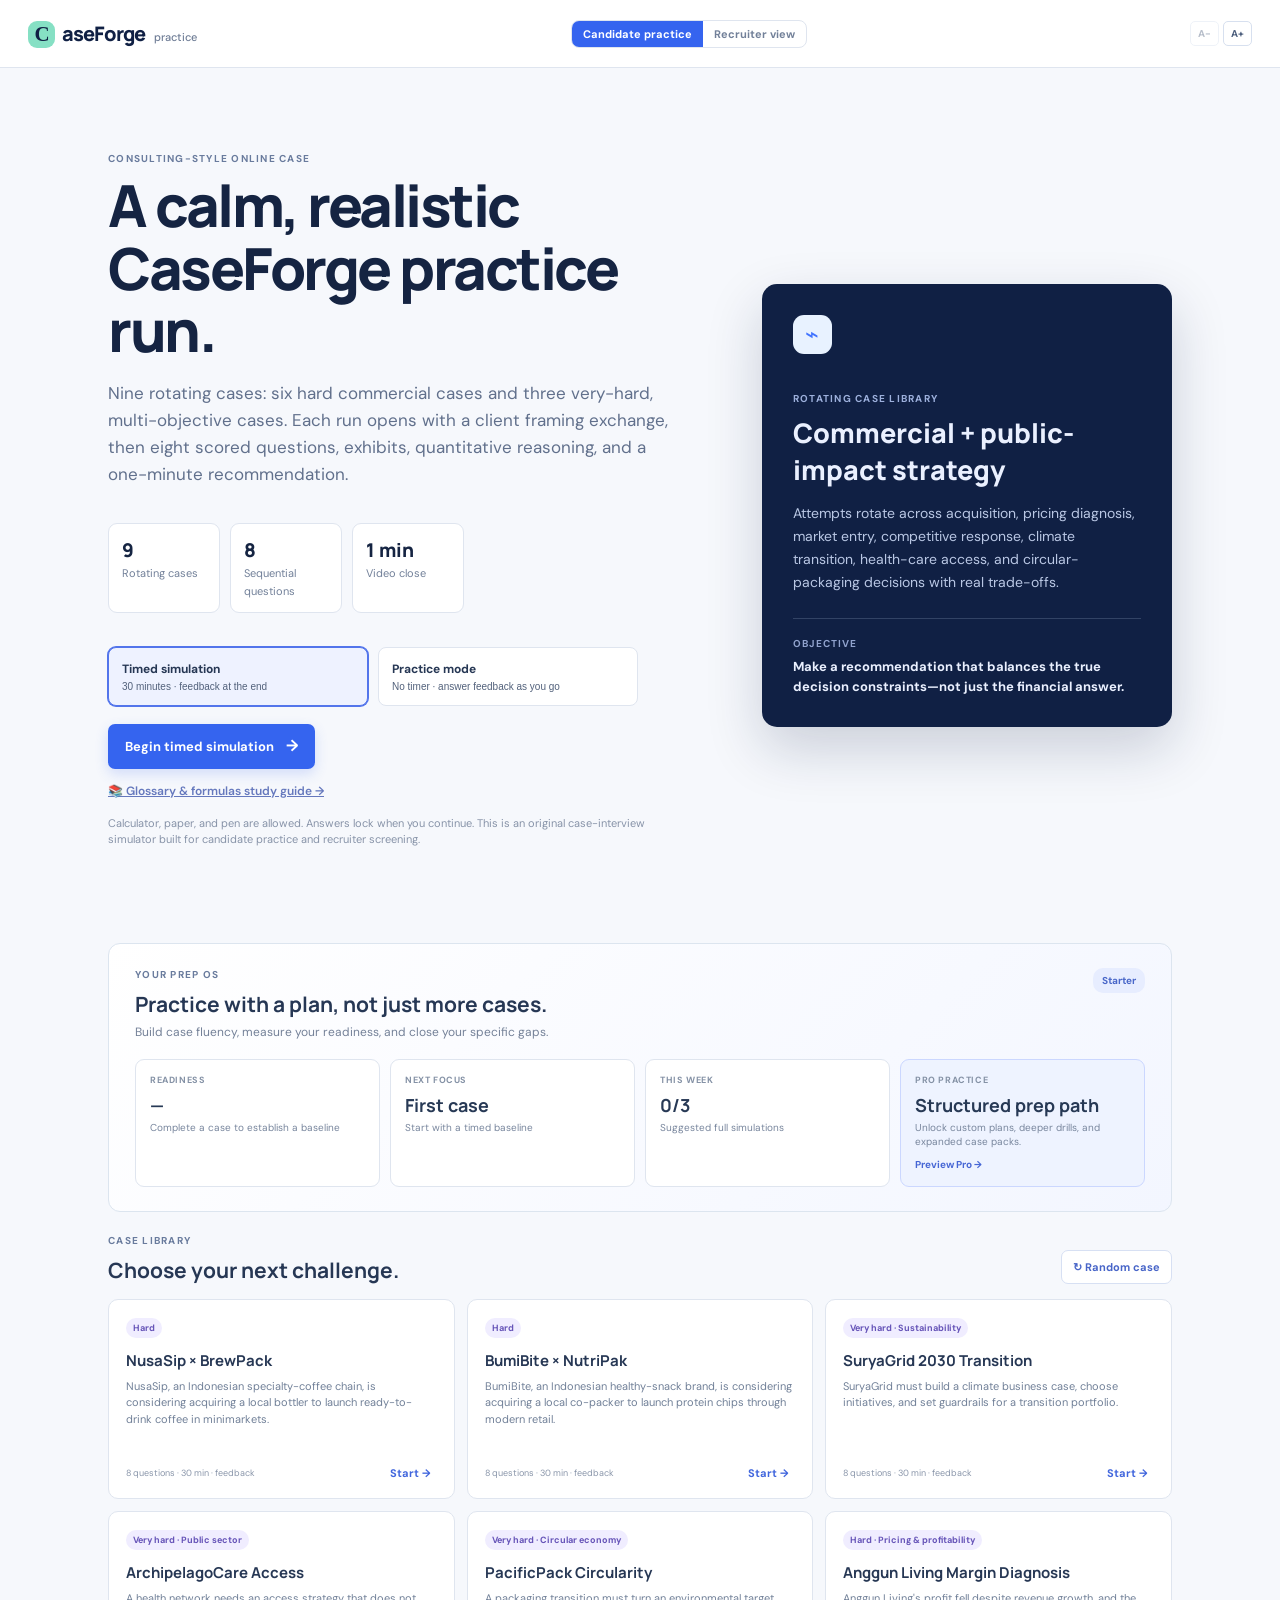
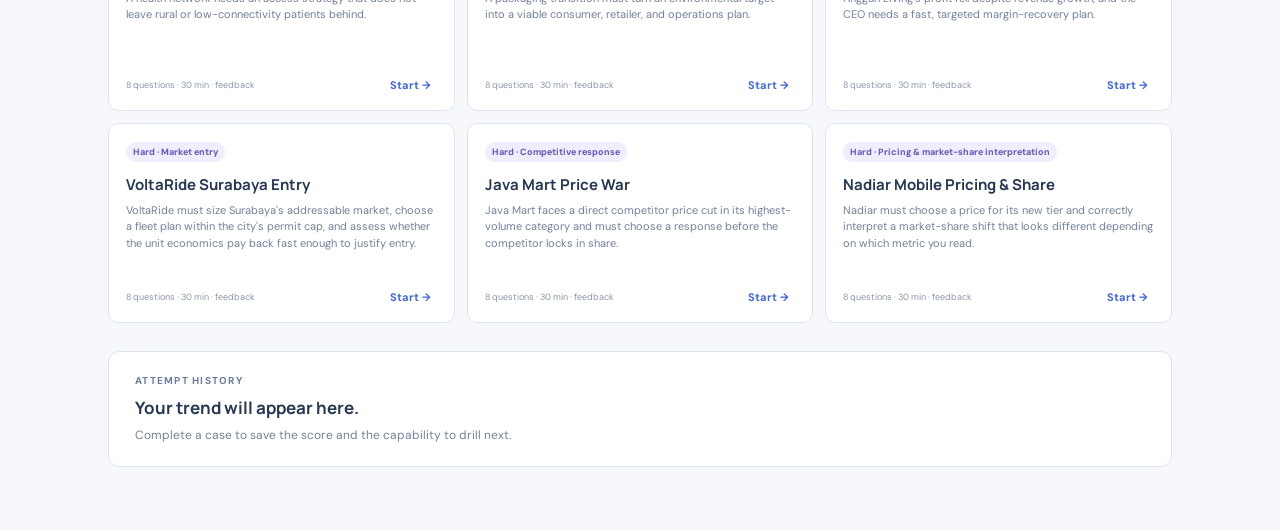
<file: caseforge/index.html>
<!doctype html>
<html lang="en">
  <head>
    <meta charset="utf-8" />
    <meta name="viewport" content="width=device-width, initial-scale=1" />
    <meta name="theme-color" content="#102044" />
    <title>CaseForge | Case-interview assessment platform</title>
    <link rel="preconnect" href="https://fonts.googleapis.com" />
    <link rel="preconnect" href="https://fonts.gstatic.com" crossorigin />
    <link href="https://fonts.googleapis.com/css2?family=DM+Sans:wght@400;500;600;700&family=Manrope:wght@600;700;800&display=swap" rel="stylesheet" />
    <link rel="stylesheet" href="styles.css" />
    <link rel="stylesheet" href="bot.css" />
  </head>
  <body>
    <main id="app"></main>
    <script src="assessment-state.js"></script>
    <script src="app.js"></script>
  </body>
</html>
</file>
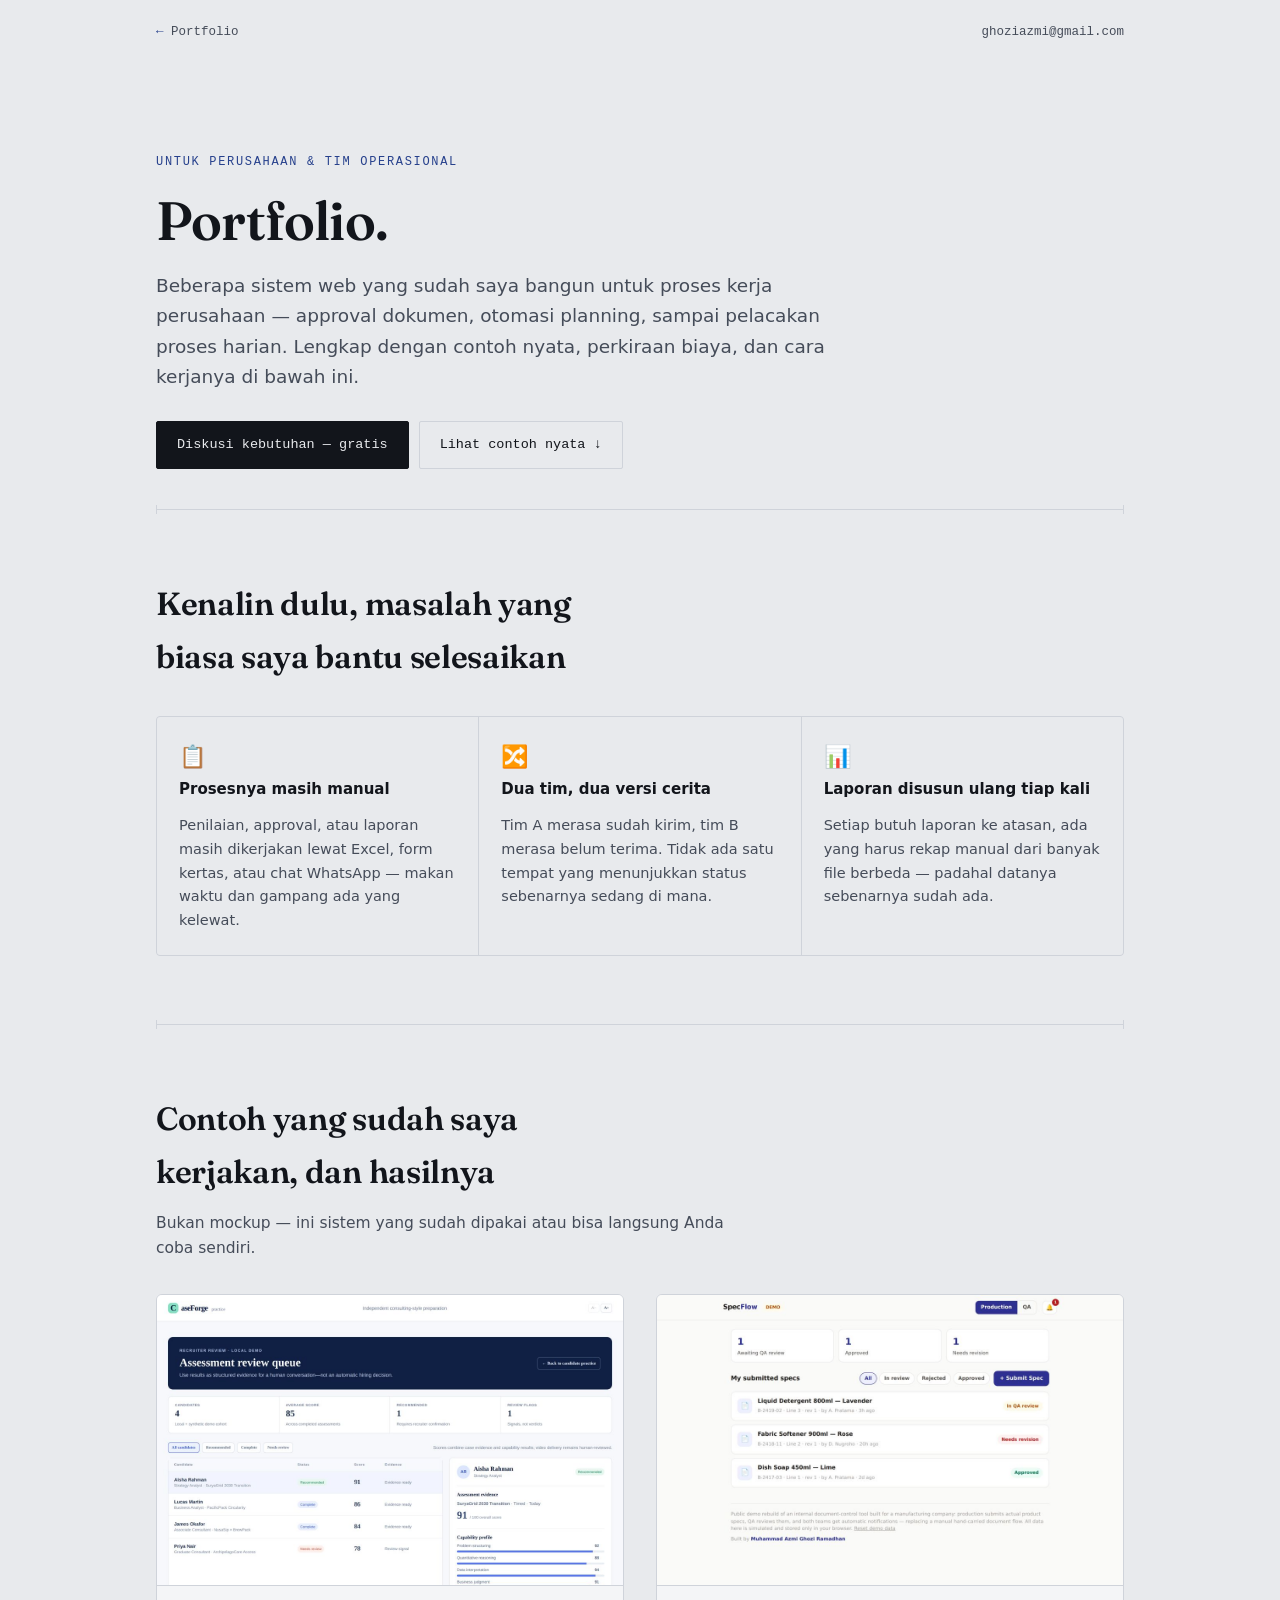
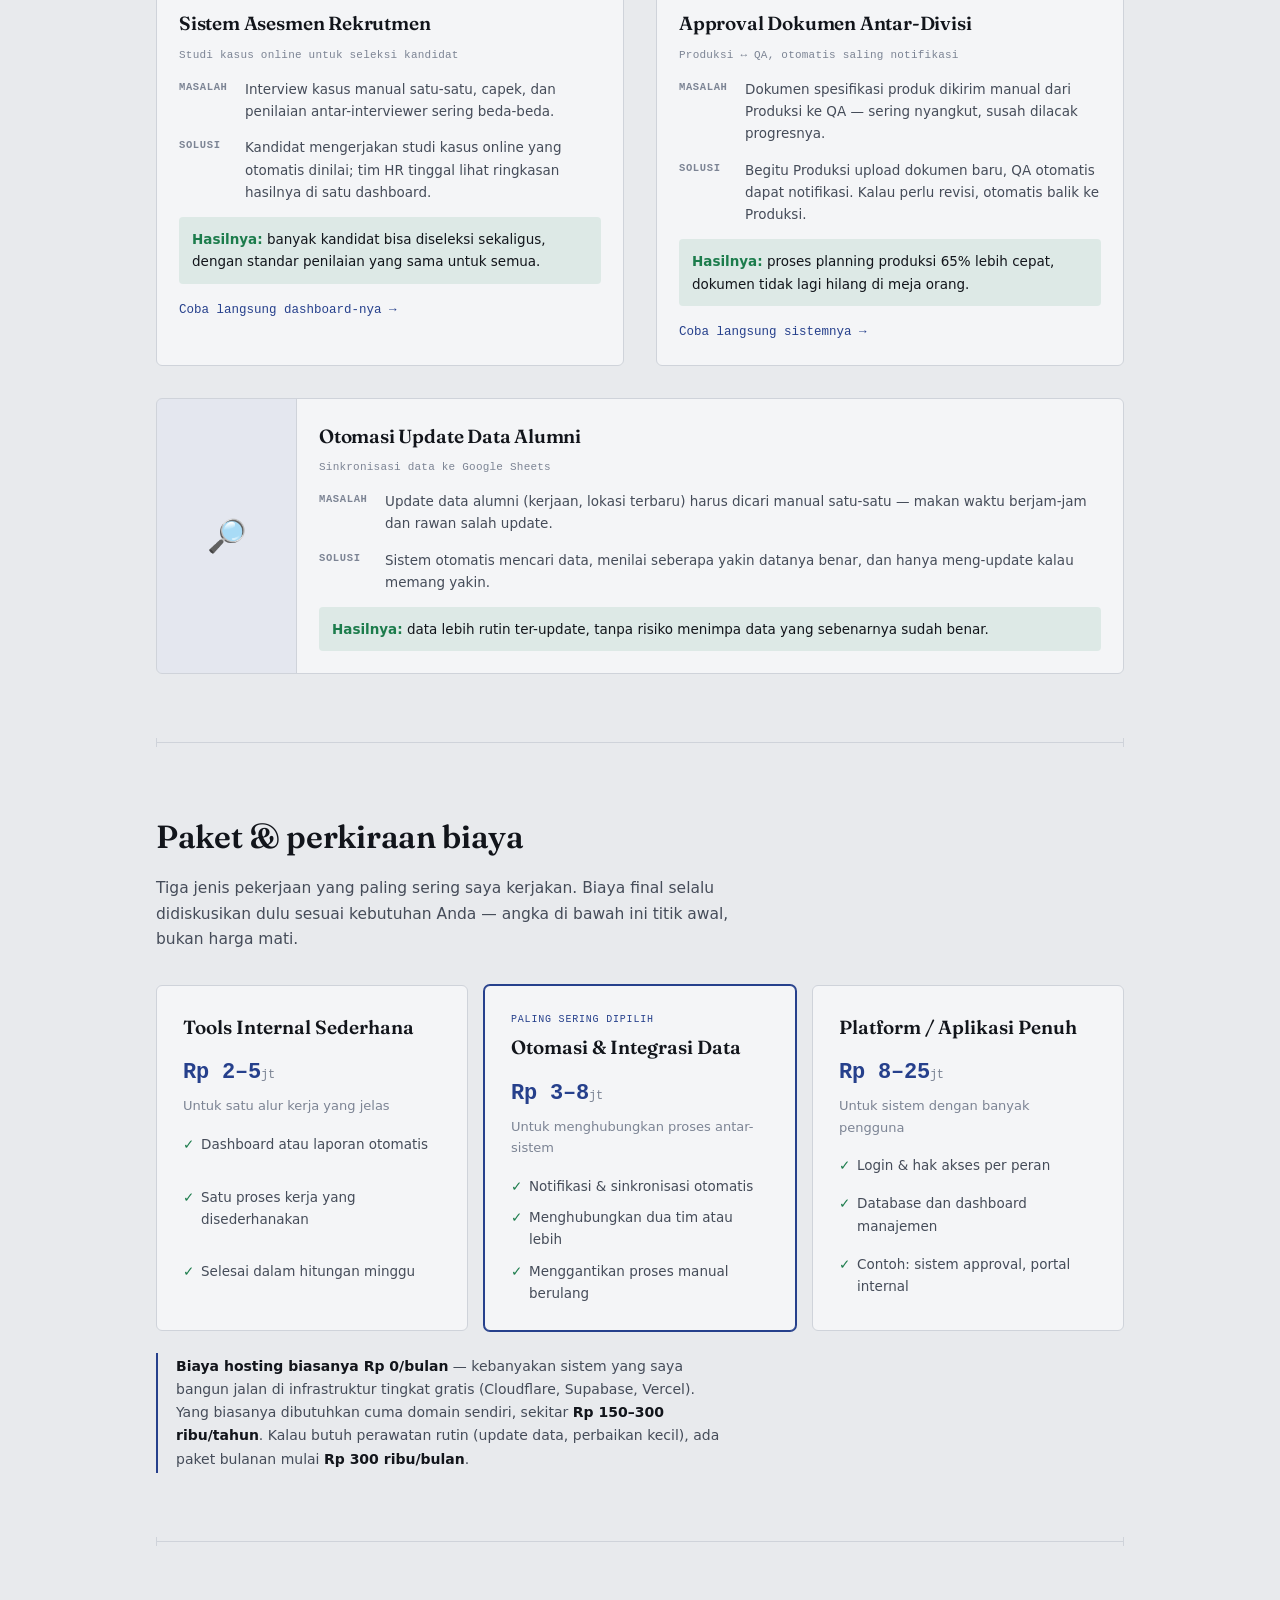
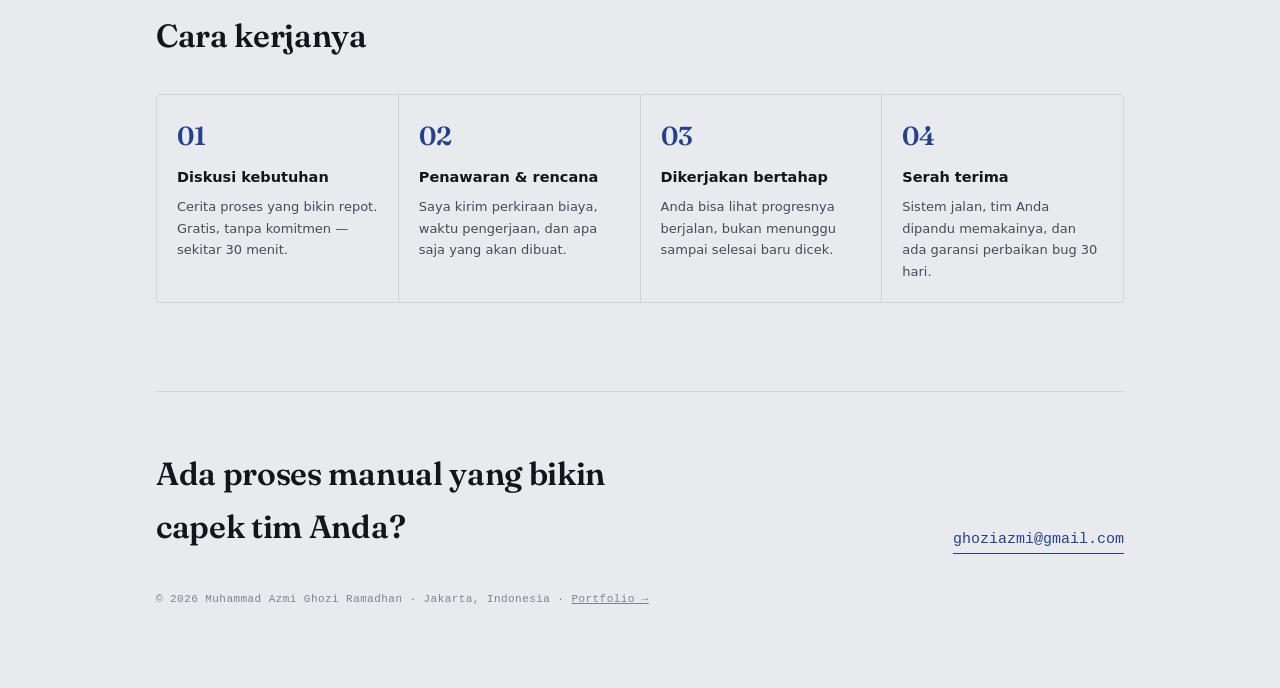
<file: jasa/index.html>
<!doctype html>
<html lang="id">
<head>
<meta charset="utf-8">
<meta name="viewport" content="width=device-width, initial-scale=1">
<link rel="icon" href="/assets/favicon.svg" type="image/svg+xml">
<title>Jasa Pembuatan Sistem &amp; Otomasi Kerja — Muhammad Azmi Ghozi Ramadhan</title>
<meta name="description" content="Ubah proses manual perusahaan Anda — approval dokumen, planning, pelacakan kerja — jadi sistem web yang jalan sendiri. Contoh nyata, perkiraan biaya, dan cara kerjanya.">
<meta name="color-scheme" content="light dark">
<style>
  @font-face{
    font-family:"Fraunces"; font-style:normal; font-weight:400 700; font-display:swap;
    src:url("/assets/fonts/fraunces-latin.woff2") format("woff2");
  }
  :root{
    --paper:#E8EAED; --ink:#12151B; --ink-2:#454C59; --ink-3:#7C8494;
    --line:#CFD3DA; --accent:#26408C; --accent-soft:rgba(38,64,140,.08);
    --surface:#F4F5F7; --frame:#DCE0E6;
    --good:#1C7C4C; --good-soft:rgba(28,124,76,.1);
    --serif:"Fraunces","Iowan Old Style","Palatino Linotype",Palatino,Georgia,ui-serif,serif;
    --sans:ui-sans-serif,system-ui,-apple-system,"Segoe UI",Roboto,Helvetica,Arial,sans-serif;
    --mono:ui-monospace,"SF Mono","JetBrains Mono","Fira Code",Menlo,Consolas,monospace;
  }
  @media (prefers-color-scheme:dark){
    :root{
      --paper:#0F1216; --ink:#EDEFF2; --ink-2:#A9B0BC; --ink-3:#6D7482;
      --line:#262B33; --accent:#8CA0E8; --accent-soft:rgba(140,160,232,.12);
      --surface:#161A20; --frame:#20252D; --good:#4ADE94; --good-soft:rgba(74,222,148,.12);
    }
  }
  :root[data-theme="light"]{
    --paper:#E8EAED; --ink:#12151B; --ink-2:#454C59; --ink-3:#7C8494;
    --line:#CFD3DA; --accent:#26408C; --accent-soft:rgba(38,64,140,.08);
    --surface:#F4F5F7; --frame:#DCE0E6; --good:#1C7C4C; --good-soft:rgba(28,124,76,.1);
  }
  :root[data-theme="dark"]{
    --paper:#0F1216; --ink:#EDEFF2; --ink-2:#A9B0BC; --ink-3:#6D7482;
    --line:#262B33; --accent:#8CA0E8; --accent-soft:rgba(140,160,232,.12);
    --surface:#161A20; --frame:#20252D; --good:#4ADE94; --good-soft:rgba(74,222,148,.12);
  }

  *{margin:0;padding:0;box-sizing:border-box}
  html{-webkit-text-size-adjust:100%}
  body{background:var(--paper); color:var(--ink); font-family:var(--sans); line-height:1.65; -webkit-font-smoothing:antialiased; text-rendering:optimizeLegibility}
  .wrap{max-width:1080px; margin:0 auto; padding:0 clamp(20px,5vw,56px)}

  .kicker{font-family:var(--mono); font-size:12px; letter-spacing:.14em; text-transform:uppercase; color:var(--accent); font-weight:500}
  .label{font-family:var(--mono); font-size:11.5px; letter-spacing:.16em; text-transform:uppercase; color:var(--ink-3)}
  .rule{position:relative; height:1px; background:var(--line)}
  .rule::before,.rule::after{content:""; position:absolute; top:-4px; width:1px; height:9px; background:var(--line)}
  .rule::before{left:0} .rule::after{right:0}

  .topnav{display:flex; justify-content:space-between; align-items:center; padding:22px 0; font-family:var(--mono); font-size:12.5px}
  .topnav a{color:var(--ink-2); text-decoration:none}
  .topnav a:hover{color:var(--accent)}
  .topnav .back::before{content:"← "; color:var(--accent)}

  header.hero{padding:clamp(48px,8vw,88px) 0 40px}
  h1{font-family:var(--serif); font-weight:600; font-size:clamp(32px,6vw,54px); line-height:1.08; letter-spacing:-.015em; text-wrap:balance; margin:20px 0 0; max-width:17ch}
  h1 em{font-style:italic; color:var(--accent)}
  .dek{font-size:clamp(16px,2vw,18.5px); color:var(--ink-2); max-width:58ch; margin-top:20px}
  .cta-row{margin-top:28px; display:flex; flex-wrap:wrap; gap:10px}
  .cta-row a{font-family:var(--mono); font-size:13.5px; text-decoration:none; padding:12px 20px; border:1px solid var(--line); border-radius:2px; color:var(--ink); transition:.16s}
  .cta-row a:hover{border-color:var(--accent); color:var(--accent)}
  .cta-row a.key{background:var(--ink); color:var(--paper); border-color:var(--ink)}
  .cta-row a.key:hover{background:var(--accent); border-color:var(--accent); color:#fff}

  section{padding:clamp(40px,6vw,68px) 0}
  .sec-head{margin-bottom:32px}
  .sec-head h2{font-family:var(--serif); font-weight:600; font-size:clamp(24px,3.6vw,32px); letter-spacing:-.01em; max-width:20ch}
  .sec-head p{margin-top:12px; color:var(--ink-2); font-size:15.5px; max-width:60ch}

  /* pain points */
  .pains{display:grid; grid-template-columns:repeat(3,1fr); gap:1px; background:var(--line); border:1px solid var(--line); border-radius:4px; overflow:hidden}
  @media (max-width:760px){.pains{grid-template-columns:1fr}}
  .pain{background:var(--paper); padding:22px}
  .pain .pe{font-size:22px}
  .pain p{margin-top:12px; font-size:14.5px; color:var(--ink-2)}
  .pain b{display:block; margin-top:2px; font-size:15px; color:var(--ink)}

  /* impact cards */
  .impact{display:grid; grid-template-columns:1fr 1fr; gap:clamp(20px,4vw,32px); align-items:stretch; margin-top:28px}
  .impact.text-only{grid-template-columns:1fr}
  @media (max-width:760px){.impact{grid-template-columns:1fr}}
  .icard{border:1px solid var(--line); border-radius:6px; background:var(--surface); overflow:hidden; display:flex; flex-direction:column}
  .icard .shot{aspect-ratio:16/10; overflow:hidden; border-bottom:1px solid var(--line); background:var(--paper)}
  .icard .shot img{width:100%; height:100%; object-fit:cover; object-position:top; display:block}
  .icard .tile{aspect-ratio:16/10; border-bottom:1px solid var(--line); display:flex; align-items:center; justify-content:center; font-size:40px; background:var(--accent-soft)}
  .icard .body{padding:22px; flex:1; display:flex; flex-direction:column}
  .icard.wide{flex-direction:row; align-items:stretch}
  .icard.wide .tile{aspect-ratio:auto; flex:0 0 140px; border-bottom:0; border-right:1px solid var(--line); font-size:32px}
  @media (max-width:640px){.icard.wide{flex-direction:column}.icard.wide .tile{aspect-ratio:16/10; flex:none; border-right:0; border-bottom:1px solid var(--line)}}
  .icard h3{font-family:var(--serif); font-weight:600; font-size:19px; letter-spacing:-.01em}
  .icard .tag{font-family:var(--mono); font-size:11px; color:var(--ink-3); margin-top:6px; letter-spacing:.02em}
  .icard .row{display:grid; grid-template-columns:56px 1fr; gap:10px; margin-top:14px; font-size:13.5px}
  .icard .row b{font-family:var(--mono); font-size:10.5px; letter-spacing:.06em; text-transform:uppercase; color:var(--ink-3); padding-top:1px}
  .icard .row span{color:var(--ink-2)}
  .icard .result{margin-top:14px; padding:11px 13px; background:var(--good-soft); border-radius:4px; font-size:13.5px; color:var(--ink)}
  .icard .result b{color:var(--good); font-family:var(--sans); font-weight:700}
  .icard .demo{margin-top:16px; font-family:var(--mono); font-size:12.5px; font-weight:500; color:var(--accent); text-decoration:none; display:inline-flex; align-items:center; gap:6px}
  .icard .demo:hover{text-decoration:underline}

  /* pricing */
  .pricing{display:grid; grid-template-columns:repeat(3,1fr); gap:16px; margin-top:28px}
  @media (max-width:820px){.pricing{grid-template-columns:1fr}}
  .price{border:1px solid var(--line); border-radius:6px; padding:26px; background:var(--surface); display:flex; flex-direction:column}
  .price .pname{font-family:var(--serif); font-weight:600; font-size:19px}
  .price .prange{font-family:var(--mono); font-size:22px; font-weight:600; color:var(--accent); margin-top:12px; letter-spacing:-.01em}
  .price .prange small{font-size:12px; color:var(--ink-3); font-weight:400}
  .price .pfor{font-size:13px; color:var(--ink-3); margin-top:4px}
  .price ul{list-style:none; margin-top:16px; display:grid; gap:9px; flex:1}
  .price li{font-size:13.5px; color:var(--ink-2); padding-left:18px; position:relative}
  .price li::before{content:"✓"; position:absolute; left:0; color:var(--good); font-weight:700}
  .price.featured{border-color:var(--accent); box-shadow:0 0 0 1px var(--accent)}
  .price .fbadge{font-family:var(--mono); font-size:10px; letter-spacing:.08em; text-transform:uppercase; color:var(--accent); margin-bottom:4px}

  .price-note{margin-top:22px; border-left:2px solid var(--accent); padding:2px 0 2px 18px; font-size:14px; color:var(--ink-2); max-width:64ch}
  .price-note b{color:var(--ink)}

  /* steps */
  .steps{display:grid; grid-template-columns:repeat(4,1fr); gap:1px; background:var(--line); border:1px solid var(--line); border-radius:4px; overflow:hidden; margin-top:28px}
  @media (max-width:760px){.steps{grid-template-columns:1fr}}
  .step{background:var(--paper); padding:20px}
  .step .sn{font-family:var(--serif); font-size:26px; font-weight:600; color:var(--accent)}
  .step b{display:block; margin-top:8px; font-size:14.5px}
  .step p{margin-top:6px; font-size:13px; color:var(--ink-2)}

  footer{padding:56px 0 80px; border-top:1px solid var(--line); margin-top:20px}
  .foot-grid{display:flex; flex-wrap:wrap; justify-content:space-between; gap:20px; align-items:end}
  footer .big{font-family:var(--serif); font-weight:600; font-size:clamp(22px,3.6vw,32px); letter-spacing:-.01em; max-width:22ch}
  footer a.mail{color:var(--accent); text-decoration:none; border-bottom:1px solid var(--accent); font-family:var(--mono); font-size:15px}
  .fine{font-family:var(--mono); font-size:11px; color:var(--ink-3); letter-spacing:.04em; margin-top:36px}
  a:focus-visible{outline:2px solid var(--accent); outline-offset:3px; border-radius:2px}

  .reveal{opacity:0; transform:translateY(16px); transition:opacity .6s ease, transform .6s cubic-bezier(.2,.7,.2,1)}
  .reveal.in{opacity:1; transform:none}
  @media (prefers-reduced-motion:reduce){.reveal{opacity:1; transform:none; transition:none}}
</style>
</head>
<body>
<div class="wrap">

  <nav class="topnav">
    <a class="back" href="/">Portfolio</a>
    <a href="mailto:ghoziazmi@gmail.com">ghoziazmi@gmail.com</a>
  </nav>

  <header class="hero reveal">
    <p class="kicker">Untuk perusahaan &amp; tim operasional</p>
    <h1>Portfolio.</h1>
    <p class="dek">
      Beberapa sistem web yang sudah saya bangun untuk proses kerja perusahaan — approval
      dokumen, otomasi planning, sampai pelacakan proses harian. Lengkap dengan contoh nyata,
      perkiraan biaya, dan cara kerjanya di bawah ini.
    </p>
    <div class="cta-row">
      <a class="key" href="mailto:ghoziazmi@gmail.com">Diskusi kebutuhan — gratis</a>
      <a href="#dampak">Lihat contoh nyata ↓</a>
    </div>
  </header>

  <div class="rule"></div>

  <section class="reveal">
    <div class="sec-head">
      <h2>Kenalin dulu, masalah yang biasa saya bantu selesaikan</h2>
    </div>
    <div class="pains">
      <div class="pain">
        <div class="pe">📋</div>
        <b>Prosesnya masih manual</b>
        <p>Penilaian, approval, atau laporan masih dikerjakan lewat Excel, form kertas, atau chat WhatsApp — makan waktu dan gampang ada yang kelewat.</p>
      </div>
      <div class="pain">
        <div class="pe">🔀</div>
        <b>Dua tim, dua versi cerita</b>
        <p>Tim A merasa sudah kirim, tim B merasa belum terima. Tidak ada satu tempat yang menunjukkan status sebenarnya sedang di mana.</p>
      </div>
      <div class="pain">
        <div class="pe">📊</div>
        <b>Laporan disusun ulang tiap kali</b>
        <p>Setiap butuh laporan ke atasan, ada yang harus rekap manual dari banyak file berbeda — padahal datanya sebenarnya sudah ada.</p>
      </div>
    </div>
  </section>

  <div class="rule"></div>

  <section id="dampak" class="reveal">
    <div class="sec-head">
      <h2>Contoh yang sudah saya kerjakan, dan hasilnya</h2>
      <p>Bukan mockup — ini sistem yang sudah dipakai atau bisa langsung Anda coba sendiri.</p>
    </div>

    <div class="impact">
      <div class="icard">
        <div class="shot"><img src="/assets/caseforge-recruiter.jpg" alt="Dashboard review kandidat untuk tim HR di sistem CaseForge" loading="lazy"></div>
        <div class="body">
          <h3>Sistem Asesmen Rekrutmen</h3>
          <div class="tag">Studi kasus online untuk seleksi kandidat</div>
          <div class="row"><b>Masalah</b><span>Interview kasus manual satu-satu, capek, dan penilaian antar-interviewer sering beda-beda.</span></div>
          <div class="row"><b>Solusi</b><span>Kandidat mengerjakan studi kasus online yang otomatis dinilai; tim HR tinggal lihat ringkasan hasilnya di satu dashboard.</span></div>
          <div class="result"><b>Hasilnya:</b> banyak kandidat bisa diseleksi sekaligus, dengan standar penilaian yang sama untuk semua.</div>
          <a class="demo" href="https://gzviolet21.github.io/caseforge/?view=recruiter" target="_blank" rel="noopener">Coba langsung dashboard-nya →</a>
        </div>
      </div>

      <div class="icard">
        <div class="shot"><img src="/assets/specflow.jpg" alt="Tampilan sistem approval dokumen Produksi-QA" loading="lazy"></div>
        <div class="body">
          <h3>Approval Dokumen Antar-Divisi</h3>
          <div class="tag">Produksi ↔ QA, otomatis saling notifikasi</div>
          <div class="row"><b>Masalah</b><span>Dokumen spesifikasi produk dikirim manual dari Produksi ke QA — sering nyangkut, susah dilacak progresnya.</span></div>
          <div class="row"><b>Solusi</b><span>Begitu Produksi upload dokumen baru, QA otomatis dapat notifikasi. Kalau perlu revisi, otomatis balik ke Produksi.</span></div>
          <div class="result"><b>Hasilnya:</b> proses planning produksi 65% lebih cepat, dokumen tidak lagi hilang di meja orang.</div>
          <a class="demo" href="https://gzviolet21.github.io/specflow-demo/" target="_blank" rel="noopener">Coba langsung sistemnya →</a>
        </div>
      </div>

      <!-- HIDDEN TEMPORARILY: Sistem Penilaian Kompetensi Karyawan. To restore, delete this comment opener and its matching closer below.
      <div class="icard">
        <div class="tile">🧭</div>
        <div class="body">
          <h3>Sistem Penilaian Kompetensi Karyawan</h3>
          <div class="tag">Klien grup ritel nasional (NDA) · dipakai untuk 404 jabatan · sedang berjalan</div>
          <div class="row"><b>Masalah</b><span>Assessment kompetensi 400+ jabatan masih pakai spreadsheet — hasil penilaian beda-beda antar manager, laporan disusun manual.</span></div>
          <div class="row"><b>Solusi</b><span>Aplikasi web: pertanyaan penilaian otomatis menyesuaikan jabatan, dan laporan ke HR tinggal satu klik export ke Excel.</span></div>
          <div class="result"><b>Hasilnya:</b> 404 jabatan &amp; 203 kompetensi tercakup dalam satu sistem, laporan yang dulu manual sekarang otomatis.</div>
        </div>
      </div>
      END HIDDEN -->

      <div class="icard wide" style="grid-column:1/-1">
        <div class="tile">🔎</div>
        <div class="body">
          <h3>Otomasi Update Data Alumni</h3>
          <div class="tag">Sinkronisasi data ke Google Sheets</div>
          <div class="row"><b>Masalah</b><span>Update data alumni (kerjaan, lokasi terbaru) harus dicari manual satu-satu — makan waktu berjam-jam dan rawan salah update.</span></div>
          <div class="row"><b>Solusi</b><span>Sistem otomatis mencari data, menilai seberapa yakin datanya benar, dan hanya meng-update kalau memang yakin.</span></div>
          <div class="result"><b>Hasilnya:</b> data lebih rutin ter-update, tanpa risiko menimpa data yang sebenarnya sudah benar.</div>
        </div>
      </div>
    </div>
  </section>

  <div class="rule"></div>

  <section class="reveal">
    <div class="sec-head">
      <h2>Paket &amp; perkiraan biaya</h2>
      <p>Tiga jenis pekerjaan yang paling sering saya kerjakan. Biaya final selalu didiskusikan dulu sesuai kebutuhan Anda — angka di bawah ini titik awal, bukan harga mati.</p>
    </div>
    <div class="pricing">
      <div class="price">
        <div class="pname">Tools Internal Sederhana</div>
        <div class="prange">Rp 2–5<small>jt</small></div>
        <div class="pfor">Untuk satu alur kerja yang jelas</div>
        <ul>
          <li>Dashboard atau laporan otomatis</li>
          <li>Satu proses kerja yang disederhanakan</li>
          <li>Selesai dalam hitungan minggu</li>
        </ul>
      </div>
      <div class="price featured">
        <div class="fbadge">Paling sering dipilih</div>
        <div class="pname">Otomasi &amp; Integrasi Data</div>
        <div class="prange">Rp 3–8<small>jt</small></div>
        <div class="pfor">Untuk menghubungkan proses antar-sistem</div>
        <ul>
          <li>Notifikasi &amp; sinkronisasi otomatis</li>
          <li>Menghubungkan dua tim atau lebih</li>
          <li>Menggantikan proses manual berulang</li>
        </ul>
      </div>
      <div class="price">
        <div class="pname">Platform / Aplikasi Penuh</div>
        <div class="prange">Rp 8–25<small>jt</small></div>
        <div class="pfor">Untuk sistem dengan banyak pengguna</div>
        <ul>
          <li>Login &amp; hak akses per peran</li>
          <li>Database dan dashboard manajemen</li>
          <li>Contoh: sistem approval, portal internal</li>
        </ul>
      </div>
    </div>
    <p class="price-note">
      <b>Biaya hosting biasanya Rp 0/bulan</b> — kebanyakan sistem yang saya bangun jalan di
      infrastruktur tingkat gratis (Cloudflare, Supabase, Vercel). Yang biasanya dibutuhkan cuma
      domain sendiri, sekitar <b>Rp 150–300 ribu/tahun</b>. Kalau butuh perawatan rutin
      (update data, perbaikan kecil), ada paket bulanan mulai <b>Rp 300 ribu/bulan</b>.
    </p>
  </section>

  <div class="rule"></div>

  <section class="reveal">
    <div class="sec-head">
      <h2>Cara kerjanya</h2>
    </div>
    <div class="steps">
      <div class="step">
        <div class="sn">01</div>
        <b>Diskusi kebutuhan</b>
        <p>Cerita proses yang bikin repot. Gratis, tanpa komitmen — sekitar 30 menit.</p>
      </div>
      <div class="step">
        <div class="sn">02</div>
        <b>Penawaran &amp; rencana</b>
        <p>Saya kirim perkiraan biaya, waktu pengerjaan, dan apa saja yang akan dibuat.</p>
      </div>
      <div class="step">
        <div class="sn">03</div>
        <b>Dikerjakan bertahap</b>
        <p>Anda bisa lihat progresnya berjalan, bukan menunggu sampai selesai baru dicek.</p>
      </div>
      <div class="step">
        <div class="sn">04</div>
        <b>Serah terima</b>
        <p>Sistem jalan, tim Anda dipandu memakainya, dan ada garansi perbaikan bug 30 hari.</p>
      </div>
    </div>
  </section>

  <footer>
    <div class="foot-grid">
      <p class="big">Ada proses manual yang bikin capek tim Anda?</p>
      <a class="mail" href="mailto:ghoziazmi@gmail.com">ghoziazmi@gmail.com</a>
    </div>
    <p class="fine">© 2026 Muhammad Azmi Ghozi Ramadhan · Jakarta, Indonesia · <a href="/" style="color:inherit">Portfolio →</a></p>
  </footer>

</div>
<noscript><style>.reveal{opacity:1;transform:none}</style></noscript>
<script src="/assets/reveal.js" defer></script>
</body>
</html>
</file>
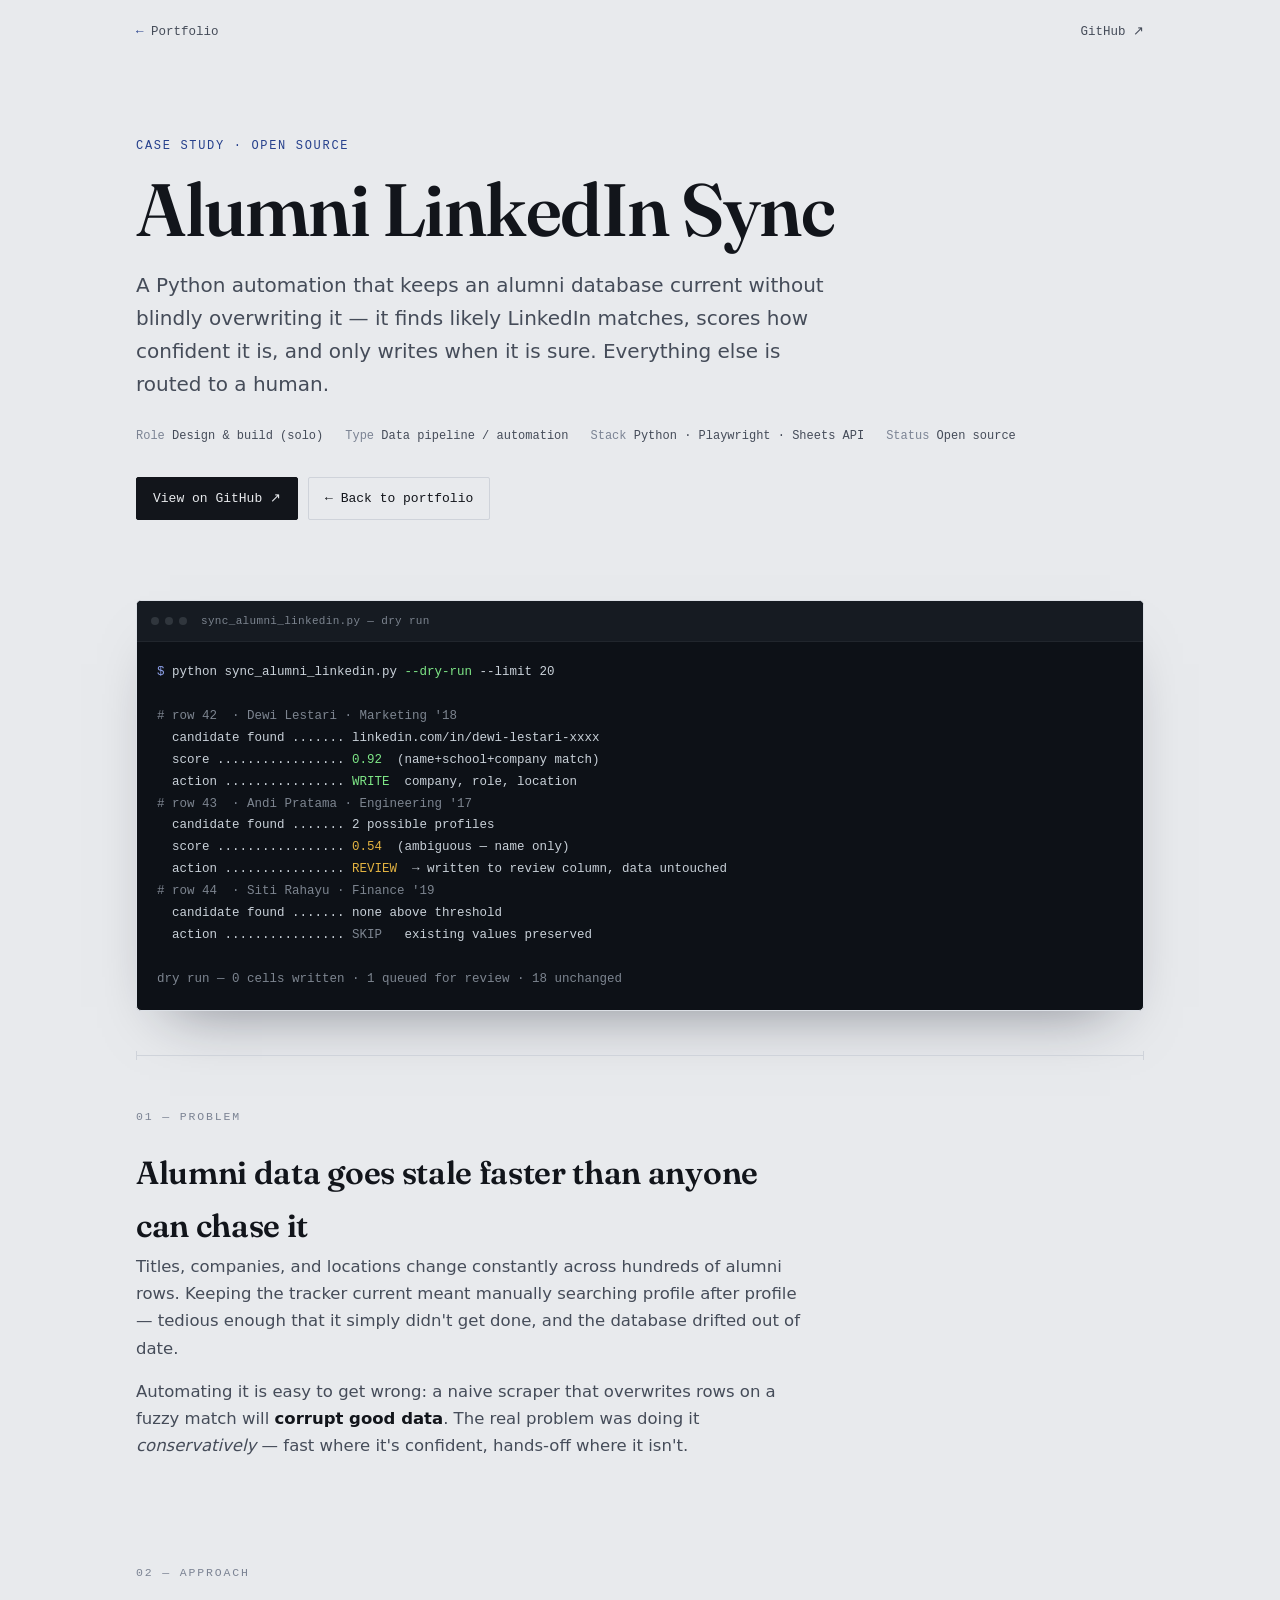
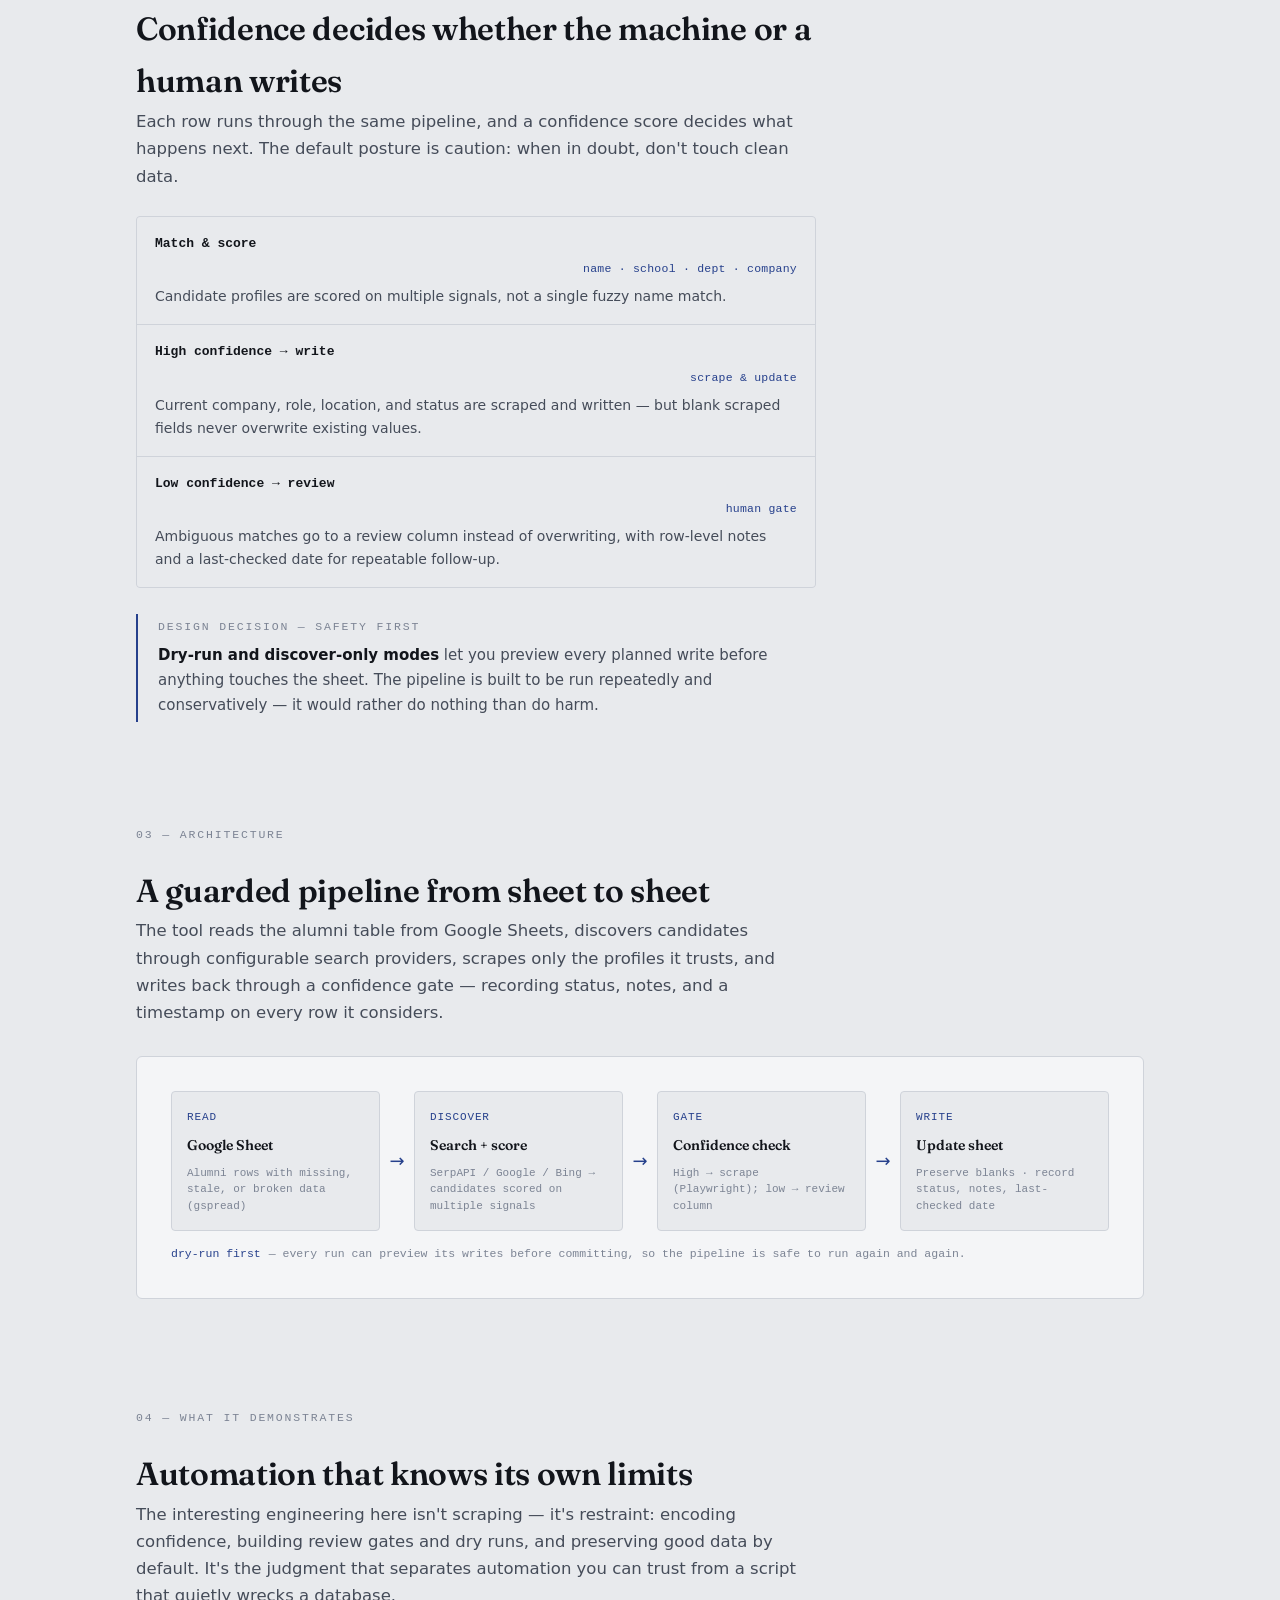
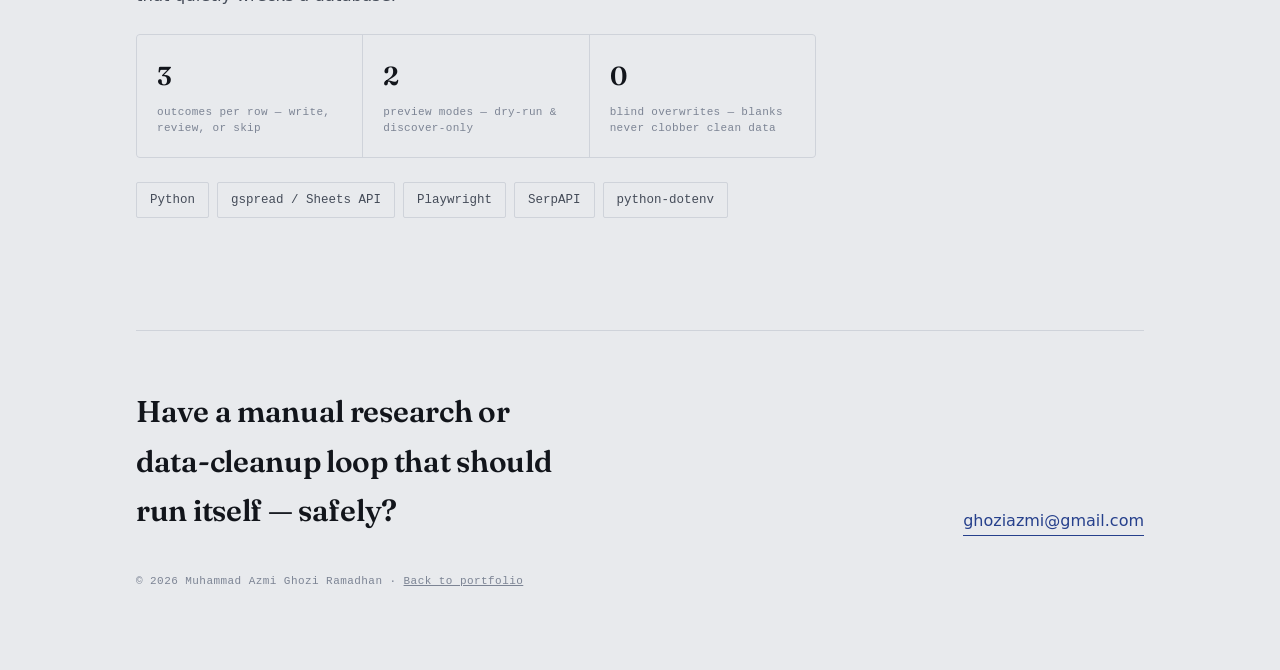
<file: projects/alumni/index.html>
<!doctype html>
<html lang="en">
<head>
<meta charset="utf-8">
<meta name="viewport" content="width=device-width, initial-scale=1">
<link rel="icon" href="/assets/favicon.svg" type="image/svg+xml">
<title>Alumni LinkedIn Sync — Case study · Muhammad Azmi Ghozi Ramadhan</title>
<meta name="description" content="How Alumni LinkedIn Sync works: a conservative Python pipeline that finds LinkedIn matches, scores confidence, and only writes to a Google Sheet when it is sure.">
<meta name="color-scheme" content="light dark">
<link rel="stylesheet" href="/assets/case.css">
</head>
<body>
<div class="wrap">

  <nav class="topnav">
    <a class="back" href="/">Portfolio</a>
    <a href="https://github.com/gzviolet21/alumni-linkedin-sync" target="_blank" rel="noopener">GitHub ↗</a>
  </nav>

  <header class="h reveal">
    <p class="kicker">Case study · Open source</p>
    <h1>Alumni LinkedIn Sync</h1>
    <p class="dek">
      A Python automation that keeps an alumni database current without blindly overwriting it —
      it finds likely LinkedIn matches, scores how confident it is, and only writes when it is
      sure. Everything else is routed to a human.
    </p>
    <div class="metaline">
      <span>Role <b>Design &amp; build (solo)</b></span>
      <span>Type <b>Data pipeline / automation</b></span>
      <span>Stack <b>Python · Playwright · Sheets API</b></span>
      <span>Status <b>Open source</b></span>
    </div>
    <div class="cta">
      <a class="key" href="https://github.com/gzviolet21/alumni-linkedin-sync" target="_blank" rel="noopener">View on GitHub ↗</a>
      <a href="/">← Back to portfolio</a>
    </div>
  </header>

  <div class="terminal reveal">
    <div class="tbar"><i></i><i></i><i></i><span>sync_alumni_linkedin.py — dry run</span></div>
<pre><span class="p">$</span> python sync_alumni_linkedin.py <span class="c">--dry-run</span> --limit 20

<span class="m"># row 42  · Dewi Lestari · Marketing '18</span>
  candidate found ....... linkedin.com/in/dewi-lestari-xxxx
  score ................. <span class="c">0.92</span>  (name+school+company match)
  action ................ <span class="c">WRITE</span>  company, role, location
<span class="m"># row 43  · Andi Pratama · Engineering '17</span>
  candidate found ....... 2 possible profiles
  score ................. <span class="w">0.54</span>  (ambiguous — name only)
  action ................ <span class="w">REVIEW</span>  → written to review column, data untouched
<span class="m"># row 44  · Siti Rahayu · Finance '19</span>
  candidate found ....... none above threshold
  action ................ <span class="m">SKIP</span>   existing values preserved

<span class="m">dry run — 0 cells written · 1 queued for review · 18 unchanged</span></pre>
  </div>

  <div class="rule"></div>

  <section class="reveal">
    <div class="col">
      <div class="eyebrow-row"><span class="label">01 — Problem</span></div>
      <h2>Alumni data goes stale faster than anyone can chase it</h2>
      <p>
        Titles, companies, and locations change constantly across hundreds of alumni rows. Keeping
        the tracker current meant manually searching profile after profile — tedious enough that it
        simply didn't get done, and the database drifted out of date.
      </p>
      <p>
        Automating it is easy to get wrong: a naive scraper that overwrites rows on a fuzzy match
        will <strong>corrupt good data</strong>. The real problem was doing it <em>conservatively</em>
        — fast where it's confident, hands-off where it isn't.
      </p>
    </div>
  </section>

  <section class="reveal">
    <div class="col">
      <div class="eyebrow-row"><span class="label">02 — Approach</span></div>
      <h2>Confidence decides whether the machine or a human writes</h2>
      <p>
        Each row runs through the same pipeline, and a confidence score decides what happens next.
        The default posture is caution: when in doubt, don't touch clean data.
      </p>
      <ul class="caps">
        <li><b>Match &amp; score</b><span class="how">name · school · dept · company</span><span>Candidate profiles are scored on multiple signals, not a single fuzzy name match.</span></li>
        <li><b>High confidence → write</b><span class="how">scrape &amp; update</span><span>Current company, role, location, and status are scraped and written — but blank scraped fields never overwrite existing values.</span></li>
        <li><b>Low confidence → review</b><span class="how">human gate</span><span>Ambiguous matches go to a review column instead of overwriting, with row-level notes and a last-checked date for repeatable follow-up.</span></li>
      </ul>
      <div class="note">
        <span class="label">Design decision — safety first</span>
        <p><strong>Dry-run and discover-only modes</strong> let you preview every planned write before anything touches the sheet. The pipeline is built to be run repeatedly and conservatively — it would rather do nothing than do harm.</p>
      </div>
    </div>
  </section>

  <section class="reveal">
    <div class="col">
      <div class="eyebrow-row"><span class="label">03 — Architecture</span></div>
      <h2>A guarded pipeline from sheet to sheet</h2>
      <p>
        The tool reads the alumni table from Google Sheets, discovers candidates through
        configurable search providers, scrapes only the profiles it trusts, and writes back through
        a confidence gate — recording status, notes, and a timestamp on every row it considers.
      </p>
    </div>
    <div class="arch">
      <div class="flow">
        <div class="node">
          <div class="nt">Read</div>
          <div class="nb">Google Sheet</div>
          <div class="nd">Alumni rows with missing, stale, or broken data (gspread)</div>
        </div>
        <div class="arrow">→</div>
        <div class="node">
          <div class="nt">Discover</div>
          <div class="nb">Search + score</div>
          <div class="nd">SerpAPI / Google / Bing → candidates scored on multiple signals</div>
        </div>
        <div class="arrow">→</div>
        <div class="node">
          <div class="nt">Gate</div>
          <div class="nb">Confidence check</div>
          <div class="nd">High → scrape (Playwright); low → review column</div>
        </div>
        <div class="arrow">→</div>
        <div class="node">
          <div class="nt">Write</div>
          <div class="nb">Update sheet</div>
          <div class="nd">Preserve blanks · record status, notes, last-checked date</div>
        </div>
      </div>
      <div class="loop"><b>dry-run first</b> — every run can preview its writes before committing, so the pipeline is safe to run again and again.</div>
    </div>
  </section>

  <section class="reveal">
    <div class="col">
      <div class="eyebrow-row"><span class="label">04 — What it demonstrates</span></div>
      <h2>Automation that knows its own limits</h2>
      <p>
        The interesting engineering here isn't scraping — it's restraint: encoding confidence,
        building review gates and dry runs, and preserving good data by default. It's the judgment
        that separates automation you can trust from a script that quietly wrecks a database.
      </p>
      <div class="facts">
        <div class="fact"><b>3</b><span>outcomes per row — write, review, or skip</span></div>
        <div class="fact"><b>2</b><span>preview modes — dry-run &amp; discover-only</span></div>
        <div class="fact"><b>0</b><span>blind overwrites — blanks never clobber clean data</span></div>
      </div>
      <div class="stack">
        <span>Python</span><span>gspread / Sheets API</span><span>Playwright</span><span>SerpAPI</span><span>python-dotenv</span>
      </div>
    </div>
  </section>

  <footer>
    <div class="foot-grid">
      <p class="big">Have a manual research or data-cleanup loop that should run itself — safely?</p>
      <a class="mail" href="mailto:ghoziazmi@gmail.com">ghoziazmi@gmail.com</a>
    </div>
    <p class="fine">© 2026 Muhammad Azmi Ghozi Ramadhan · <a href="/" style="color:inherit">Back to portfolio</a></p>
  </footer>

</div>
<noscript><style>.reveal{opacity:1;transform:none}</style></noscript>
<script src="/assets/reveal.js" defer></script>
</body>
</html>
</file>
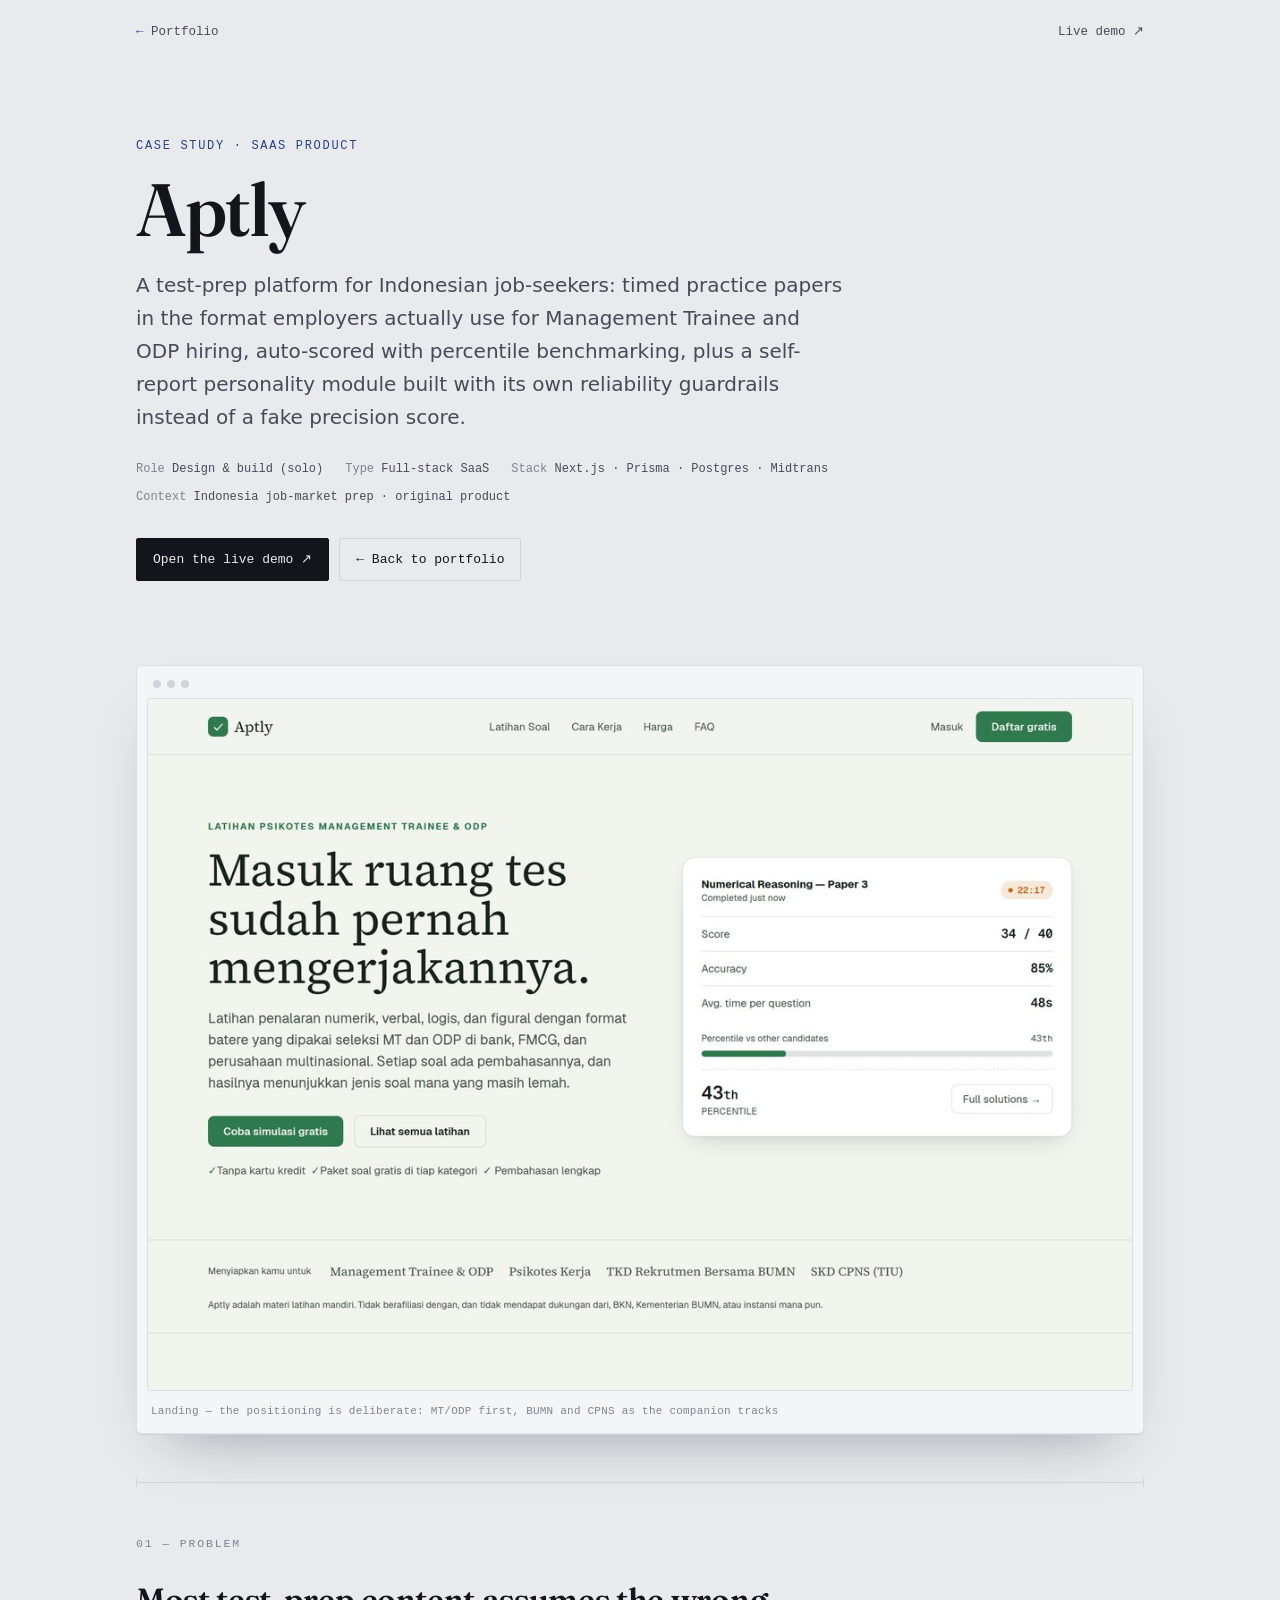
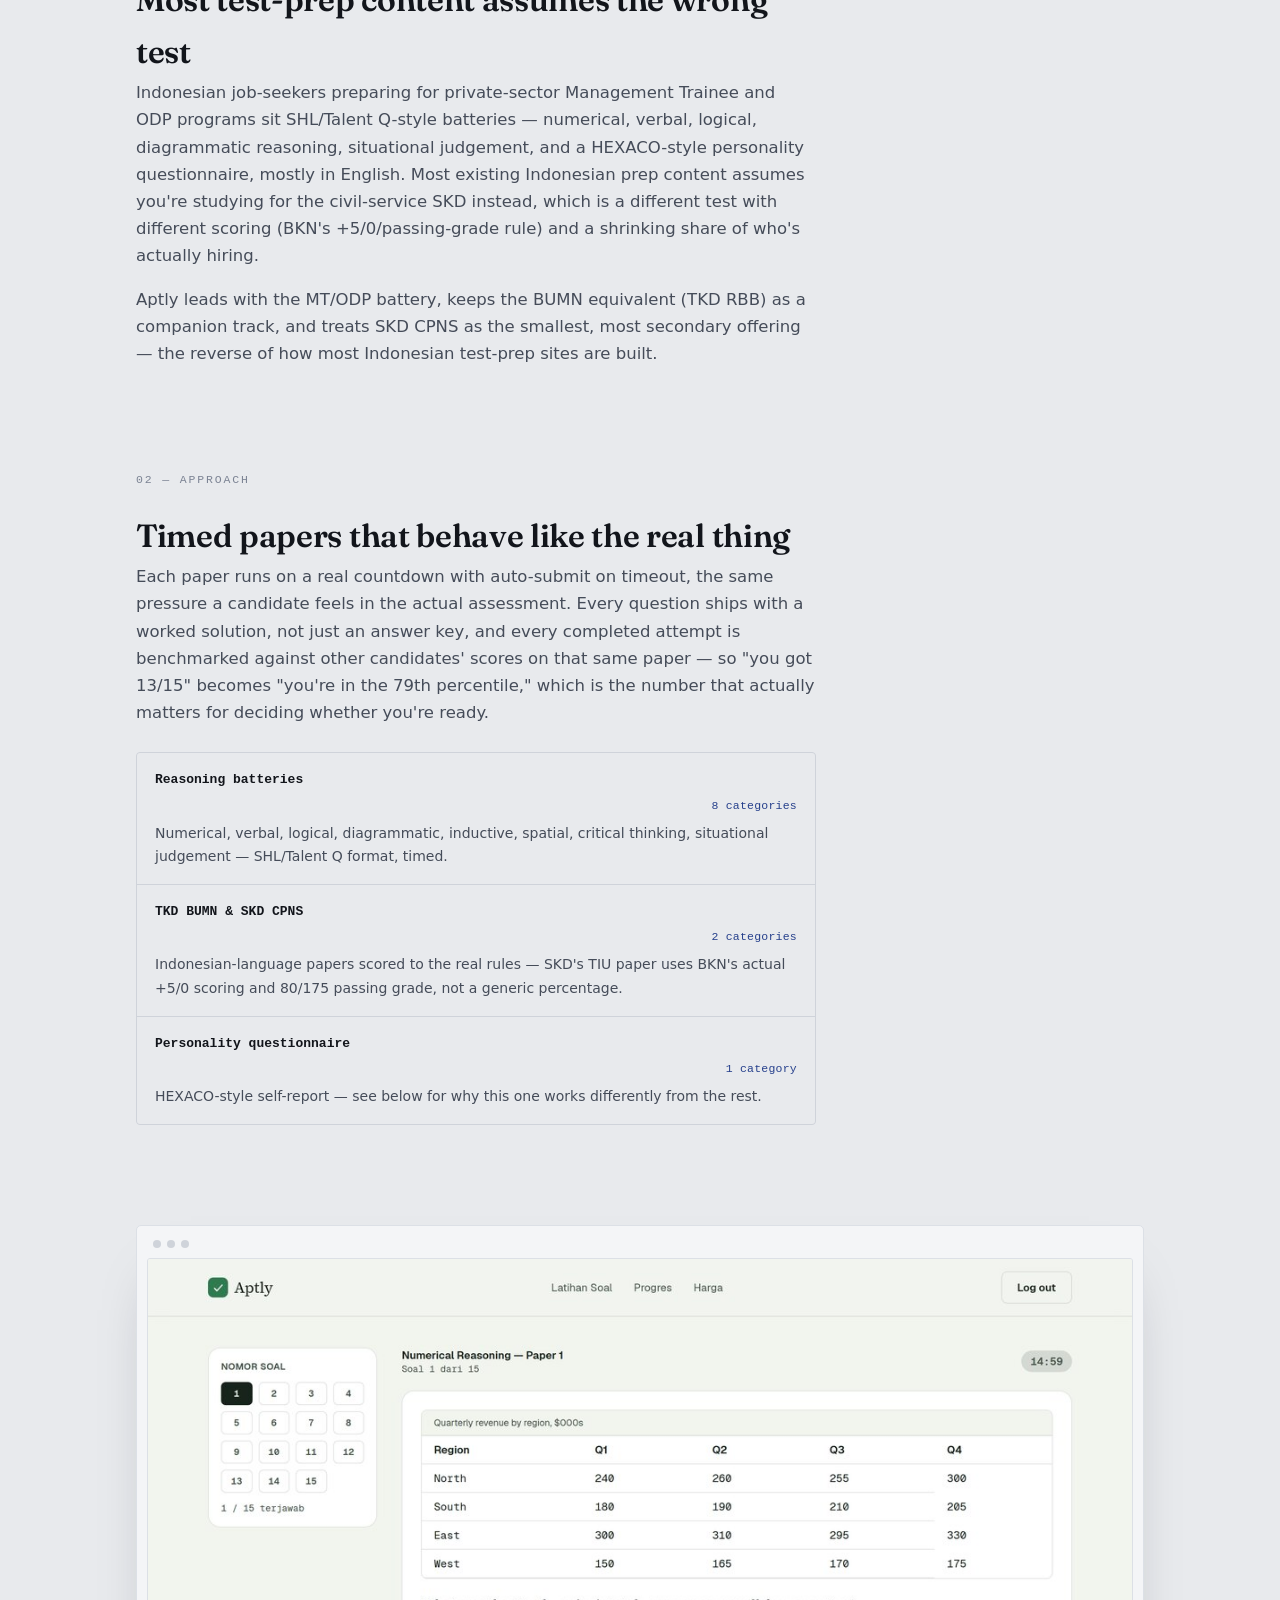
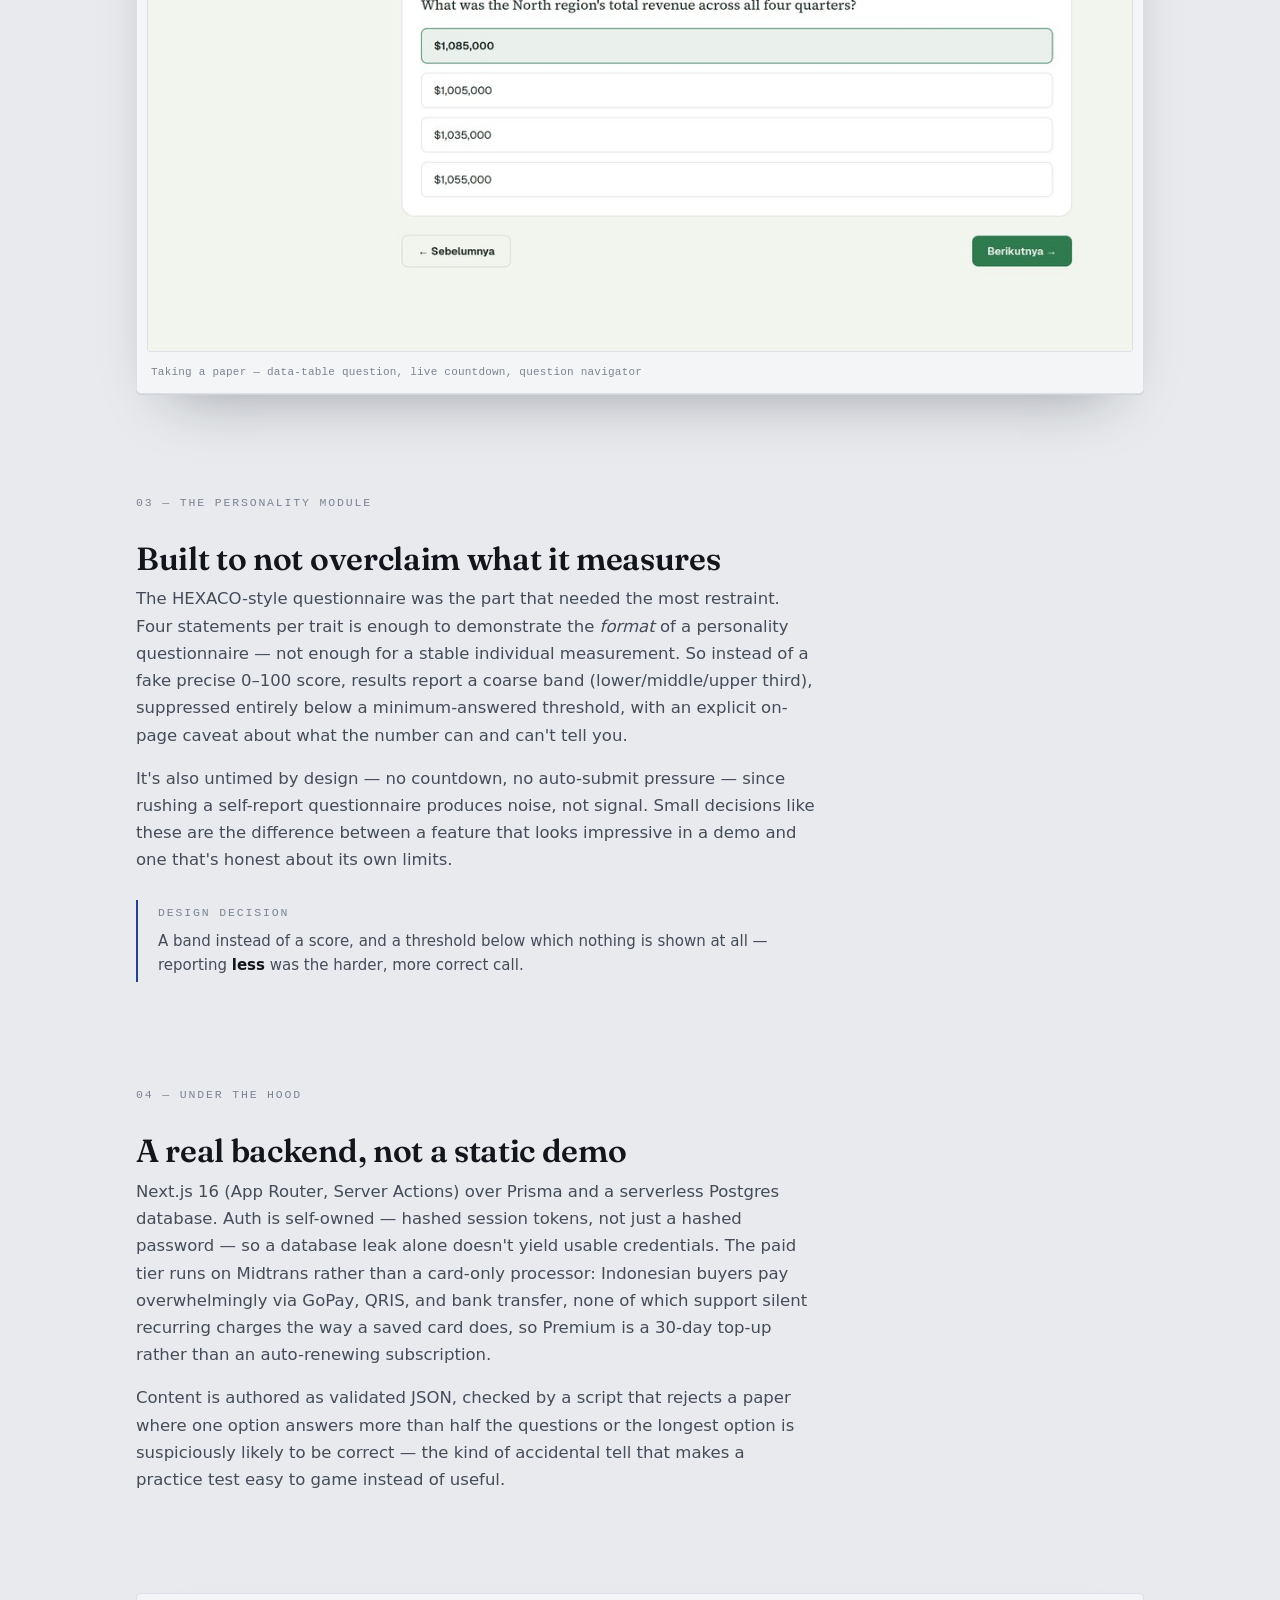
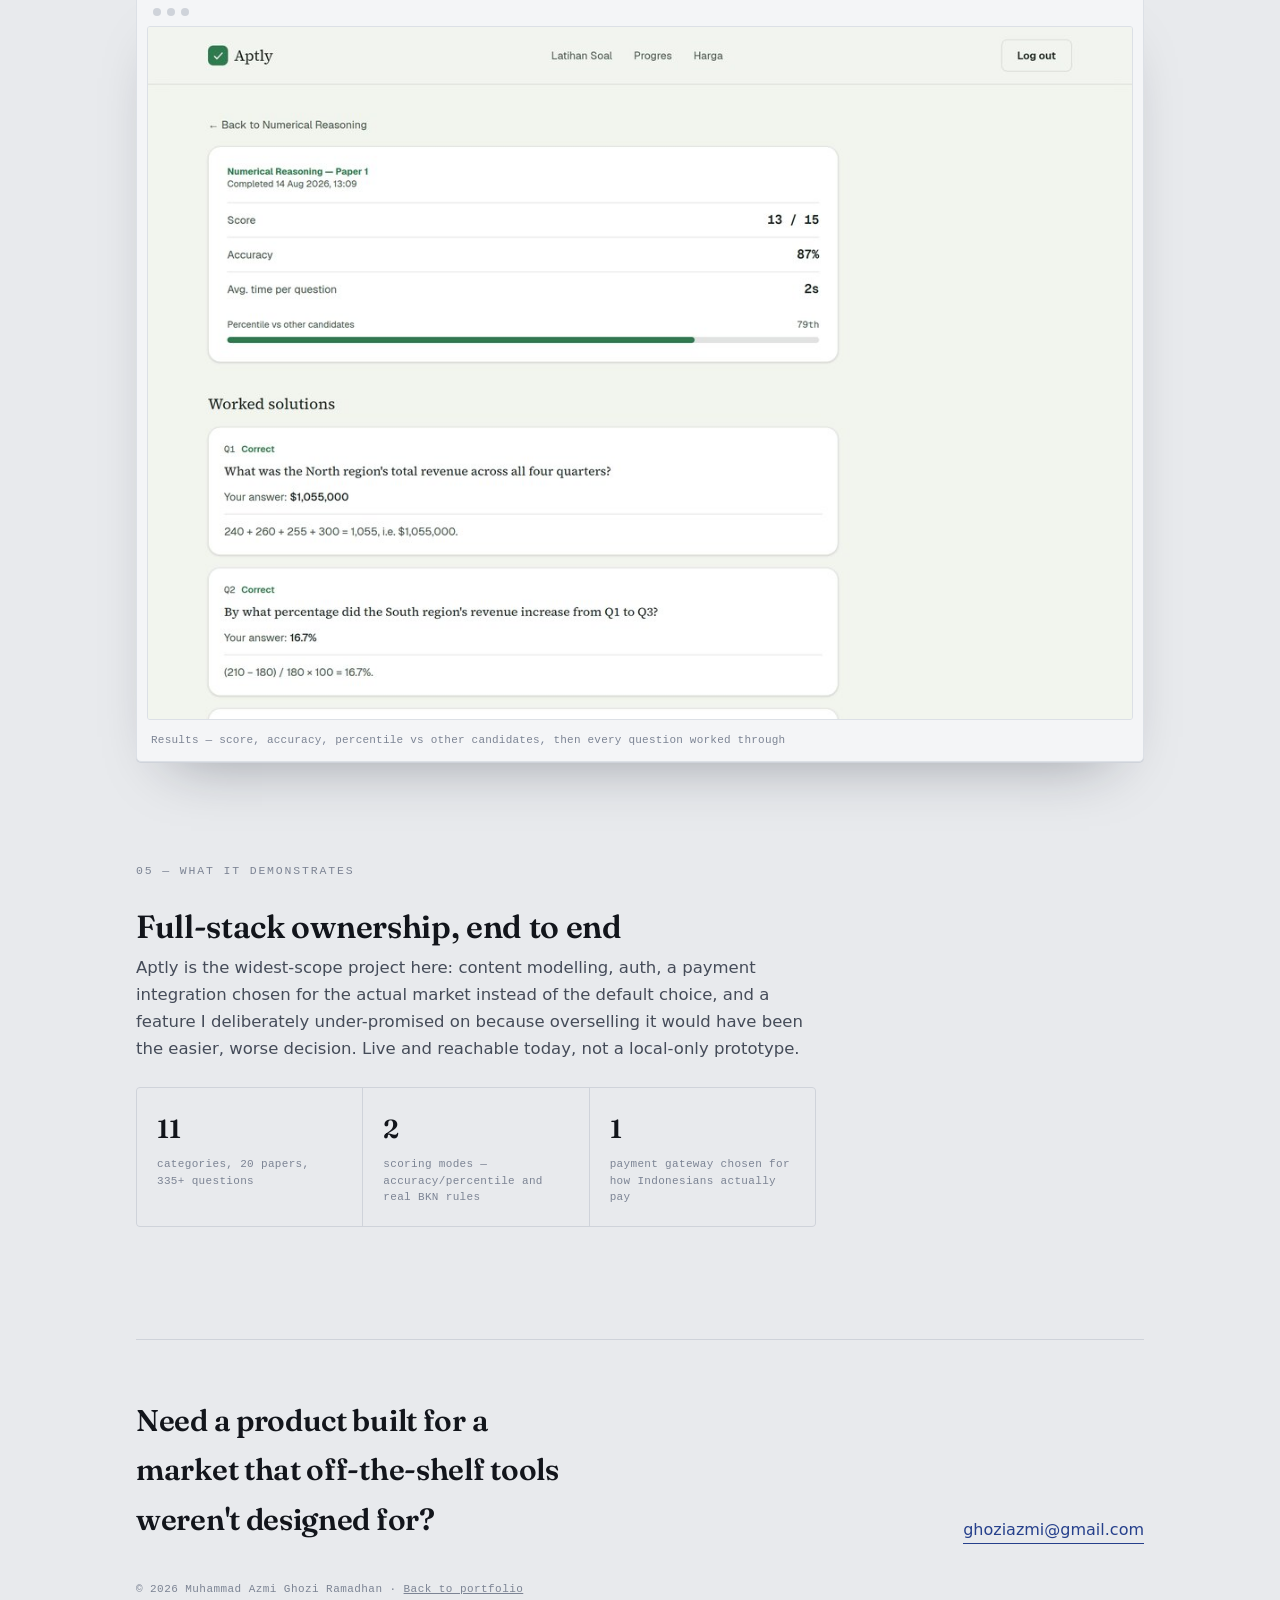
<file: projects/aptly/index.html>
<!doctype html>
<html lang="en">
<head>
<meta charset="utf-8">
<meta name="viewport" content="width=device-width, initial-scale=1">
<link rel="icon" href="/assets/favicon.svg" type="image/svg+xml">
<title>Aptly — Case study · Muhammad Azmi Ghozi Ramadhan</title>
<meta name="description" content="How Aptly works: a psychometric test-prep platform for Indonesian job-seekers, from timed SHL-style papers to a Midtrans-backed paid tier and a personality module built with its own ethical guardrails.">
<meta name="color-scheme" content="light dark">
<style>
  @font-face{
    font-family:"Fraunces"; font-style:normal; font-weight:400 700; font-display:swap;
    src:url("/assets/fonts/fraunces-latin.woff2") format("woff2");
  }
  :root{
    --paper:#E8EAED; --ink:#12151B; --ink-2:#454C59; --ink-3:#7C8494;
    --line:#CFD3DA; --accent:#26408C; --accent-soft:rgba(38,64,140,.08);
    --surface:#F4F5F7; --frame:#DCE0E6;
    --serif:"Fraunces","Iowan Old Style","Palatino Linotype",Palatino,Georgia,ui-serif,serif;
    --sans:ui-sans-serif,system-ui,-apple-system,"Segoe UI",Roboto,Helvetica,Arial,sans-serif;
    --mono:ui-monospace,"SF Mono","JetBrains Mono","Fira Code",Menlo,Consolas,monospace;
  }
  @media (prefers-color-scheme:dark){
    :root{
      --paper:#0F1216; --ink:#EDEFF2; --ink-2:#A9B0BC; --ink-3:#6D7482;
      --line:#262B33; --accent:#8CA0E8; --accent-soft:rgba(140,160,232,.12);
      --surface:#161A20; --frame:#20252D;
    }
  }
  :root[data-theme="light"]{
    --paper:#E8EAED; --ink:#12151B; --ink-2:#454C59; --ink-3:#7C8494;
    --line:#CFD3DA; --accent:#26408C; --accent-soft:rgba(38,64,140,.08);
    --surface:#F4F5F7; --frame:#DCE0E6;
  }
  :root[data-theme="dark"]{
    --paper:#0F1216; --ink:#EDEFF2; --ink-2:#A9B0BC; --ink-3:#6D7482;
    --line:#262B33; --accent:#8CA0E8; --accent-soft:rgba(140,160,232,.12);
    --surface:#161A20; --frame:#20252D;
  }

  *{margin:0;padding:0;box-sizing:border-box}
  html{-webkit-text-size-adjust:100%}
  body{background:var(--paper); color:var(--ink); font-family:var(--sans); line-height:1.65; -webkit-font-smoothing:antialiased; text-rendering:optimizeLegibility}
  .wrap{max-width:1120px; margin:0 auto; padding:0 clamp(20px,5vw,56px)}
  .col{max-width:680px}

  .kicker{font-family:var(--mono); font-size:12px; letter-spacing:.14em; text-transform:uppercase; color:var(--accent); font-weight:500}
  .label{font-family:var(--mono); font-size:11.5px; letter-spacing:.16em; text-transform:uppercase; color:var(--ink-3)}

  .rule{position:relative; height:1px; background:var(--line)}
  .rule::before,.rule::after{content:""; position:absolute; top:-4px; width:1px; height:9px; background:var(--line)}
  .rule::before{left:0} .rule::after{right:0}

  .topnav{display:flex; justify-content:space-between; align-items:center; padding:22px 0; font-family:var(--mono); font-size:12.5px}
  .topnav a{color:var(--ink-2); text-decoration:none}
  .topnav a:hover{color:var(--accent)}
  .topnav .back::before{content:"← "; color:var(--accent)}

  header.h{padding:clamp(40px,7vw,72px) 0 36px}
  h1{font-family:var(--serif); font-weight:600; font-size:clamp(40px,8vw,74px); line-height:.98; letter-spacing:-.02em; margin:18px 0 0}
  .dek{font-size:clamp(17px,2.2vw,20px); color:var(--ink-2); max-width:56ch; margin-top:22px}
  .metaline{display:flex; flex-wrap:wrap; gap:8px 22px; margin-top:26px; font-family:var(--mono); font-size:12px; color:var(--ink-3)}
  .metaline b{color:var(--ink-2); font-weight:500}
  .cta{margin-top:30px; display:flex; flex-wrap:wrap; gap:10px}
  .cta a{font-family:var(--mono); font-size:13px; text-decoration:none; padding:10px 16px; border:1px solid var(--line); border-radius:2px; color:var(--ink); transition:.16s}
  .cta a:hover{border-color:var(--accent); color:var(--accent)}
  .cta a.key{background:var(--ink); color:var(--paper); border-color:var(--ink)}
  .cta a.key:hover{background:var(--accent); border-color:var(--accent); color:#fff}

  .frame{background:var(--surface); border:1px solid var(--frame); border-radius:5px; padding:10px; box-shadow:0 1px 0 var(--line), 0 30px 60px -34px rgba(15,20,35,.4); margin:clamp(28px,5vw,48px) 0}
  .frame .bar{display:flex; gap:6px; padding:4px 6px 10px}
  .frame .bar i{width:8px; height:8px; border-radius:50%; background:var(--line)}
  .frame img{display:block; width:100%; height:auto; border-radius:3px; border:1px solid var(--frame)}
  .frame figcaption{font-family:var(--mono); font-size:11px; color:var(--ink-3); padding:11px 4px 2px; letter-spacing:.02em}

  section{padding:clamp(30px,5vw,52px) 0}
  .eyebrow-row{display:flex; align-items:baseline; gap:14px; margin-bottom:20px}
  h2{font-family:var(--serif); font-weight:600; font-size:clamp(23px,3.4vw,32px); letter-spacing:-.01em}
  section p{color:var(--ink-2); font-size:16.5px; margin-top:16px}
  section p:first-of-type{margin-top:0}
  .col strong{color:var(--ink); font-weight:600}

  .caps{list-style:none; margin:26px 0 0; display:grid; gap:1px; background:var(--line); border:1px solid var(--line); border-radius:4px; overflow:hidden}
  .caps li{background:var(--paper); padding:16px 18px; display:grid; grid-template-columns:minmax(0,1fr) auto; gap:6px 16px; align-items:baseline}
  .caps li b{font-family:var(--mono); font-size:13px; color:var(--ink)}
  .caps li .how{font-family:var(--mono); font-size:11.5px; color:var(--accent); letter-spacing:.02em; text-align:right}
  .caps li span{grid-column:1/-1; font-size:14px; color:var(--ink-2)}
  @media (max-width:560px){.caps li .how{text-align:left}}

  .note{margin:26px 0 0; border-left:2px solid var(--accent); padding:4px 0 4px 20px}
  .note p{font-size:15px; color:var(--ink-2); margin:0}
  .note .label{display:block; margin-bottom:6px}

  .facts{display:grid; grid-template-columns:repeat(3,1fr); gap:1px; background:var(--line); border:1px solid var(--line); border-radius:4px; overflow:hidden; margin-top:24px}
  @media (max-width:620px){.facts{grid-template-columns:1fr}}
  .fact{background:var(--paper); padding:20px}
  .fact b{font-family:var(--serif); font-size:26px; font-weight:600; letter-spacing:-.01em; font-variant-numeric:tabular-nums}
  .fact span{display:block; font-family:var(--mono); font-size:11px; color:var(--ink-3); margin-top:6px; letter-spacing:.03em; line-height:1.5}

  footer{padding:56px 0 80px; border-top:1px solid var(--line); margin-top:clamp(30px,6vw,60px)}
  .foot-grid{display:flex; flex-wrap:wrap; justify-content:space-between; gap:20px; align-items:end}
  footer .big{font-family:var(--serif); font-weight:600; font-size:clamp(22px,3.4vw,30px); letter-spacing:-.01em; max-width:22ch}
  footer a.mail{color:var(--accent); text-decoration:none; border-bottom:1px solid var(--accent)}
  .fine{font-family:var(--mono); font-size:11px; color:var(--ink-3); letter-spacing:.04em; margin-top:36px}
  a:focus-visible{outline:2px solid var(--accent); outline-offset:3px; border-radius:2px}
</style>
</head>
<body>
<div class="wrap">

  <nav class="topnav">
    <a class="back" href="/">Portfolio</a>
    <a href="https://43-156-253-48.sslip.io/" target="_blank" rel="noopener">Live demo ↗</a>
  </nav>

  <header class="h">
    <p class="kicker">Case study · SaaS product</p>
    <h1>Aptly</h1>
    <p class="dek">
      A test-prep platform for Indonesian job-seekers: timed practice papers in the format
      employers actually use for Management Trainee and ODP hiring, auto-scored with percentile
      benchmarking, plus a self-report personality module built with its own reliability
      guardrails instead of a fake precision score.
    </p>
    <div class="metaline">
      <span>Role <b>Design &amp; build (solo)</b></span>
      <span>Type <b>Full-stack SaaS</b></span>
      <span>Stack <b>Next.js · Prisma · Postgres · Midtrans</b></span>
      <span>Context <b>Indonesia job-market prep · original product</b></span>
    </div>
    <div class="cta">
      <a class="key" href="https://43-156-253-48.sslip.io/" target="_blank" rel="noopener">Open the live demo ↗</a>
      <a href="/">← Back to portfolio</a>
    </div>
  </header>

  <figure class="frame">
    <div class="bar"><i></i><i></i><i></i></div>
    <img src="/assets/aptly-landing.jpg" width="1100" height="773" alt="Aptly landing page hero, positioned for Management Trainee and ODP prep with BUMN and CPNS as companion tracks" />
    <figcaption>Landing — the positioning is deliberate: MT/ODP first, BUMN and CPNS as the companion tracks</figcaption>
  </figure>

  <div class="rule"></div>

  <section>
    <div class="col">
      <div class="eyebrow-row"><span class="label">01 — Problem</span></div>
      <h2>Most test-prep content assumes the wrong test</h2>
      <p>
        Indonesian job-seekers preparing for private-sector Management Trainee and ODP programs
        sit SHL/Talent Q-style batteries — numerical, verbal, logical, diagrammatic reasoning,
        situational judgement, and a HEXACO-style personality questionnaire, mostly in English.
        Most existing Indonesian prep content assumes you're studying for the civil-service SKD
        instead, which is a different test with different scoring (BKN's +5/0/passing-grade rule)
        and a shrinking share of who's actually hiring.
      </p>
      <p>
        Aptly leads with the MT/ODP battery, keeps the BUMN equivalent (TKD RBB) as a companion
        track, and treats SKD CPNS as the smallest, most secondary offering — the reverse of how
        most Indonesian test-prep sites are built.
      </p>
    </div>
  </section>

  <section>
    <div class="col">
      <div class="eyebrow-row"><span class="label">02 — Approach</span></div>
      <h2>Timed papers that behave like the real thing</h2>
      <p>
        Each paper runs on a real countdown with auto-submit on timeout, the same pressure a
        candidate feels in the actual assessment. Every question ships with a worked solution, not
        just an answer key, and every completed attempt is benchmarked against other candidates'
        scores on that same paper — so "you got 13/15" becomes "you're in the 79th percentile,"
        which is the number that actually matters for deciding whether you're ready.
      </p>
      <ul class="caps">
        <li><b>Reasoning batteries</b><span class="how">8 categories</span><span>Numerical, verbal, logical, diagrammatic, inductive, spatial, critical thinking, situational judgement — SHL/Talent Q format, timed.</span></li>
        <li><b>TKD BUMN &amp; SKD CPNS</b><span class="how">2 categories</span><span>Indonesian-language papers scored to the real rules — SKD's TIU paper uses BKN's actual +5/0 scoring and 80/175 passing grade, not a generic percentage.</span></li>
        <li><b>Personality questionnaire</b><span class="how">1 category</span><span>HEXACO-style self-report — see below for why this one works differently from the rest.</span></li>
      </ul>
    </div>
  </section>

  <figure class="frame">
    <div class="bar"><i></i><i></i><i></i></div>
    <img src="/assets/aptly-take.jpg" width="1100" height="773" alt="Aptly numerical reasoning test-taking screen with a data table question, four answer options, a live countdown timer, and a question navigator sidebar" />
    <figcaption>Taking a paper — data-table question, live countdown, question navigator</figcaption>
  </figure>

  <section>
    <div class="col">
      <div class="eyebrow-row"><span class="label">03 — The personality module</span></div>
      <h2>Built to not overclaim what it measures</h2>
      <p>
        The HEXACO-style questionnaire was the part that needed the most restraint. Four
        statements per trait is enough to demonstrate the <em>format</em> of a personality
        questionnaire — not enough for a stable individual measurement. So instead of a fake
        precise 0–100 score, results report a coarse band (lower/middle/upper third), suppressed
        entirely below a minimum-answered threshold, with an explicit on-page caveat about what
        the number can and can't tell you.
      </p>
      <p>
        It's also untimed by design — no countdown, no auto-submit pressure — since rushing a
        self-report questionnaire produces noise, not signal. Small decisions like these are the
        difference between a feature that looks impressive in a demo and one that's honest about
        its own limits.
      </p>
      <div class="note">
        <span class="label">Design decision</span>
        <p>A band instead of a score, and a threshold below which nothing is shown at all — reporting <strong>less</strong> was the harder, more correct call.</p>
      </div>
    </div>
  </section>

  <section>
    <div class="col">
      <div class="eyebrow-row"><span class="label">04 — Under the hood</span></div>
      <h2>A real backend, not a static demo</h2>
      <p>
        Next.js 16 (App Router, Server Actions) over Prisma and a serverless Postgres database.
        Auth is self-owned — hashed session tokens, not just a hashed password — so a database
        leak alone doesn't yield usable credentials. The paid tier runs on Midtrans rather than a
        card-only processor: Indonesian buyers pay overwhelmingly via GoPay, QRIS, and bank
        transfer, none of which support silent recurring charges the way a saved card does, so
        Premium is a 30-day top-up rather than an auto-renewing subscription.
      </p>
      <p>
        Content is authored as validated JSON, checked by a script that rejects a paper where one
        option answers more than half the questions or the longest option is suspiciously likely
        to be correct — the kind of accidental tell that makes a practice test easy to game instead
        of useful.
      </p>
    </div>
  </section>

  <figure class="frame">
    <div class="bar"><i></i><i></i><i></i></div>
    <img src="/assets/aptly-results.jpg" width="1100" height="773" alt="Aptly results screen showing score, accuracy, average time per question, percentile versus other candidates, and worked solutions per question" />
    <figcaption>Results — score, accuracy, percentile vs other candidates, then every question worked through</figcaption>
  </figure>

  <section>
    <div class="col">
      <div class="eyebrow-row"><span class="label">05 — What it demonstrates</span></div>
      <h2>Full-stack ownership, end to end</h2>
      <p>
        Aptly is the widest-scope project here: content modelling, auth, a payment integration
        chosen for the actual market instead of the default choice, and a feature I deliberately
        under-promised on because overselling it would have been the easier, worse decision.
        Live and reachable today, not a local-only prototype.
      </p>
      <div class="facts">
        <div class="fact"><b>11</b><span>categories, 20 papers, 335+ questions</span></div>
        <div class="fact"><b>2</b><span>scoring modes — accuracy/percentile and real BKN rules</span></div>
        <div class="fact"><b>1</b><span>payment gateway chosen for how Indonesians actually pay</span></div>
      </div>
    </div>
  </section>

  <footer>
    <div class="foot-grid">
      <p class="big">Need a product built for a market that off-the-shelf tools weren't designed for?</p>
      <a class="mail" href="mailto:ghoziazmi@gmail.com">ghoziazmi@gmail.com</a>
    </div>
    <p class="fine">© 2026 Muhammad Azmi Ghozi Ramadhan · <a href="/" style="color:inherit">Back to portfolio</a></p>
  </footer>

</div>
</body>
</html>
</file>
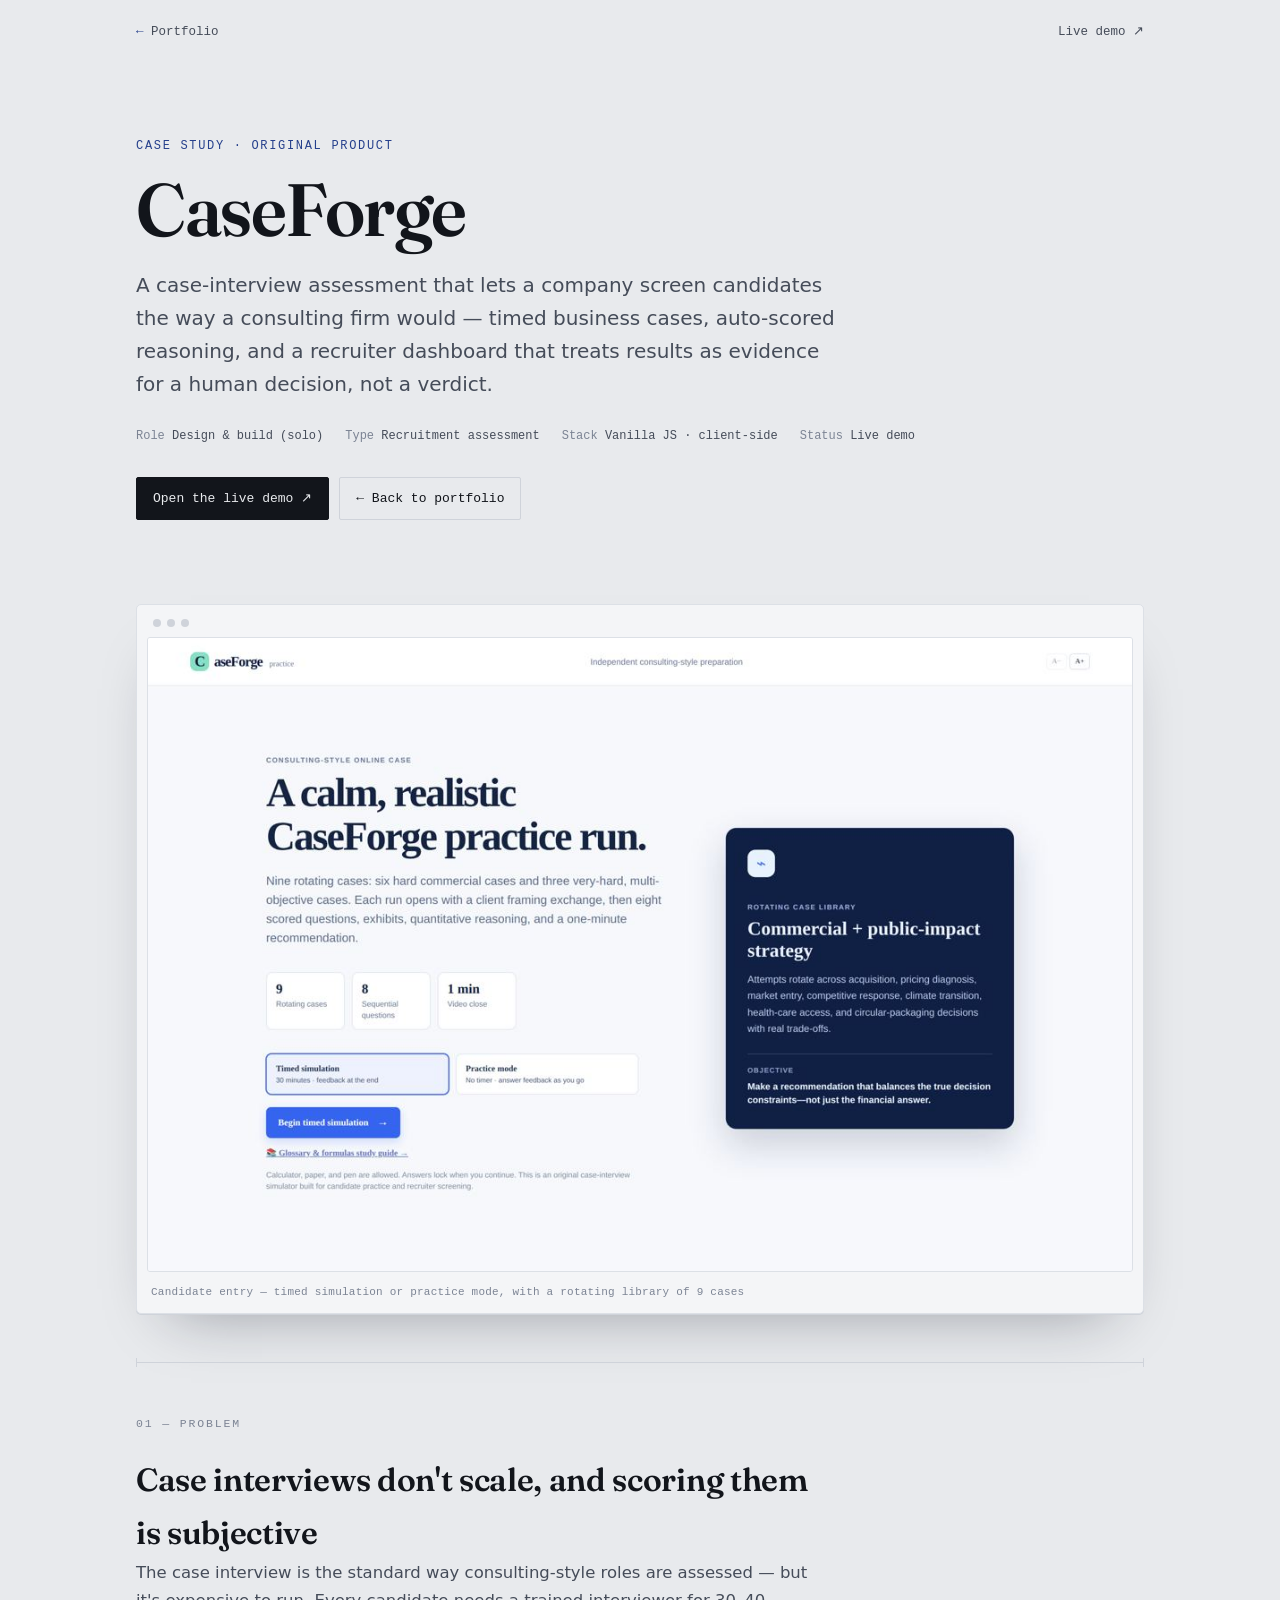
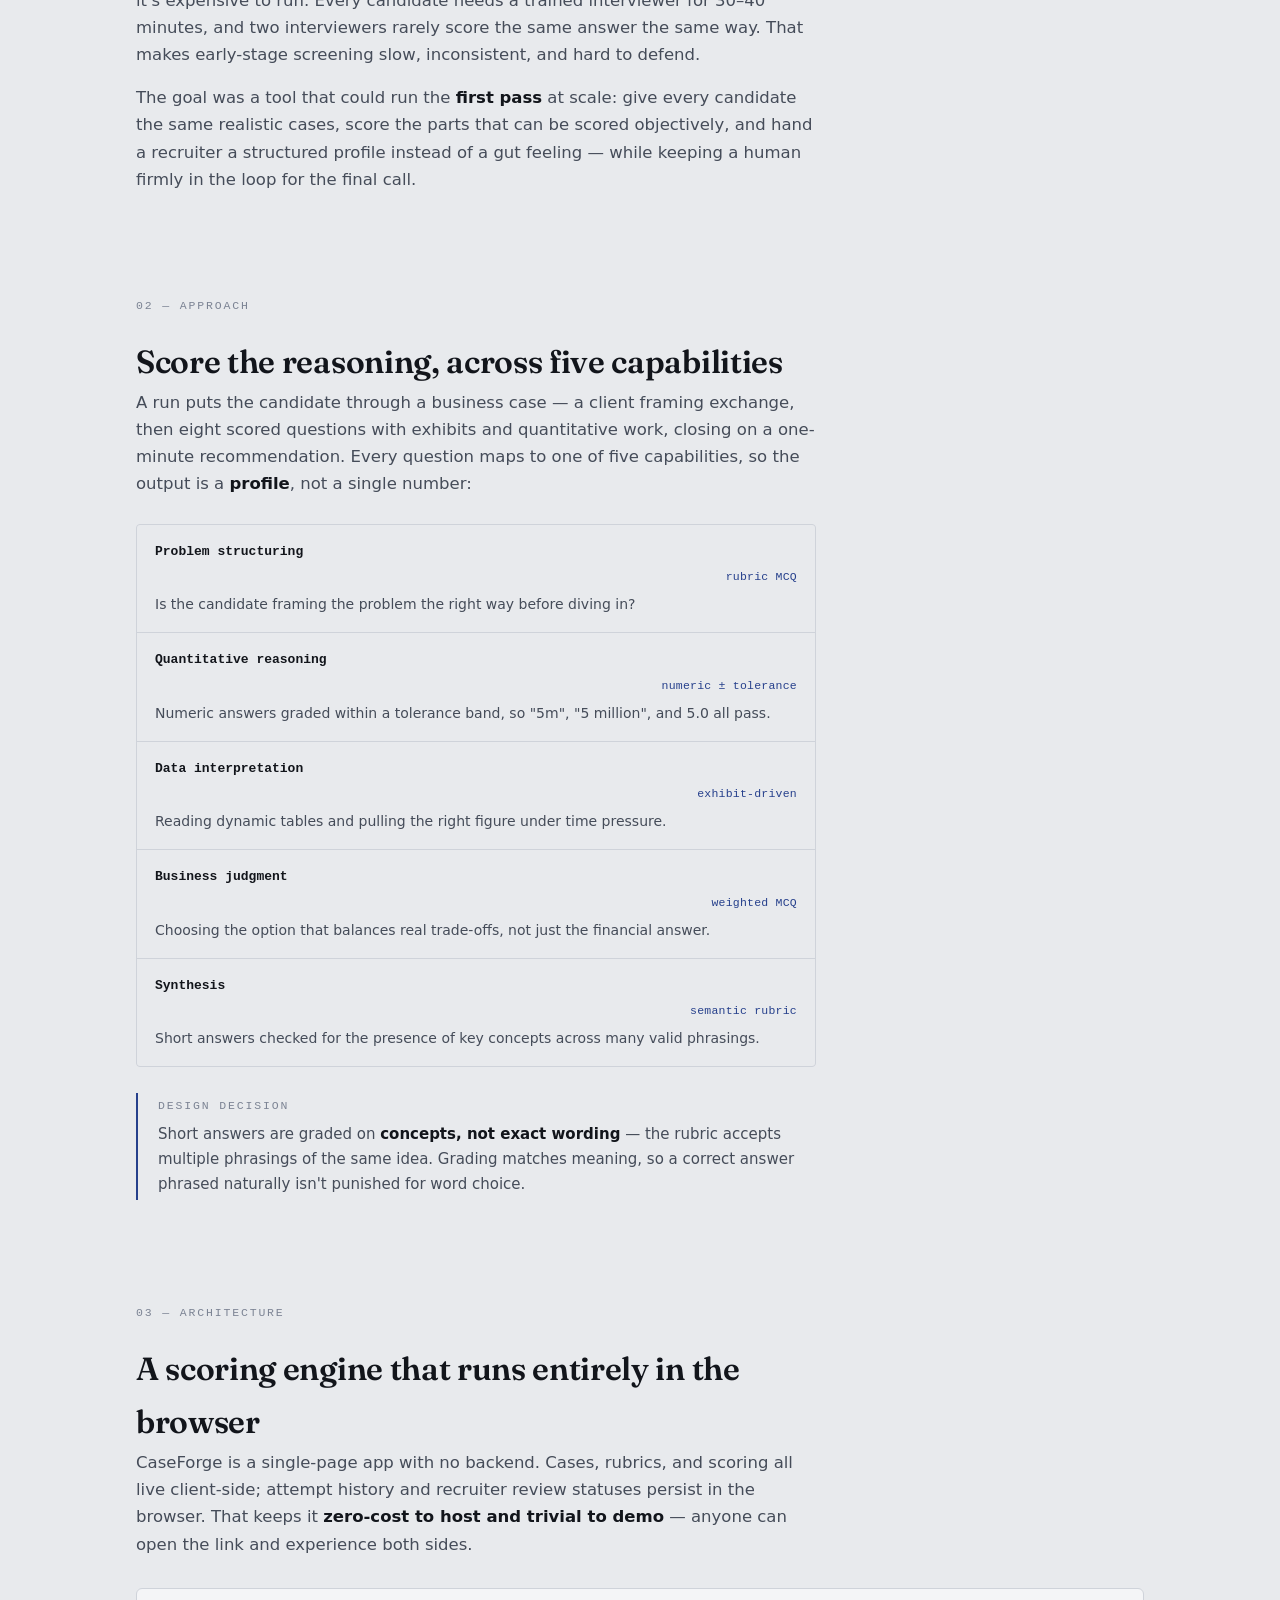
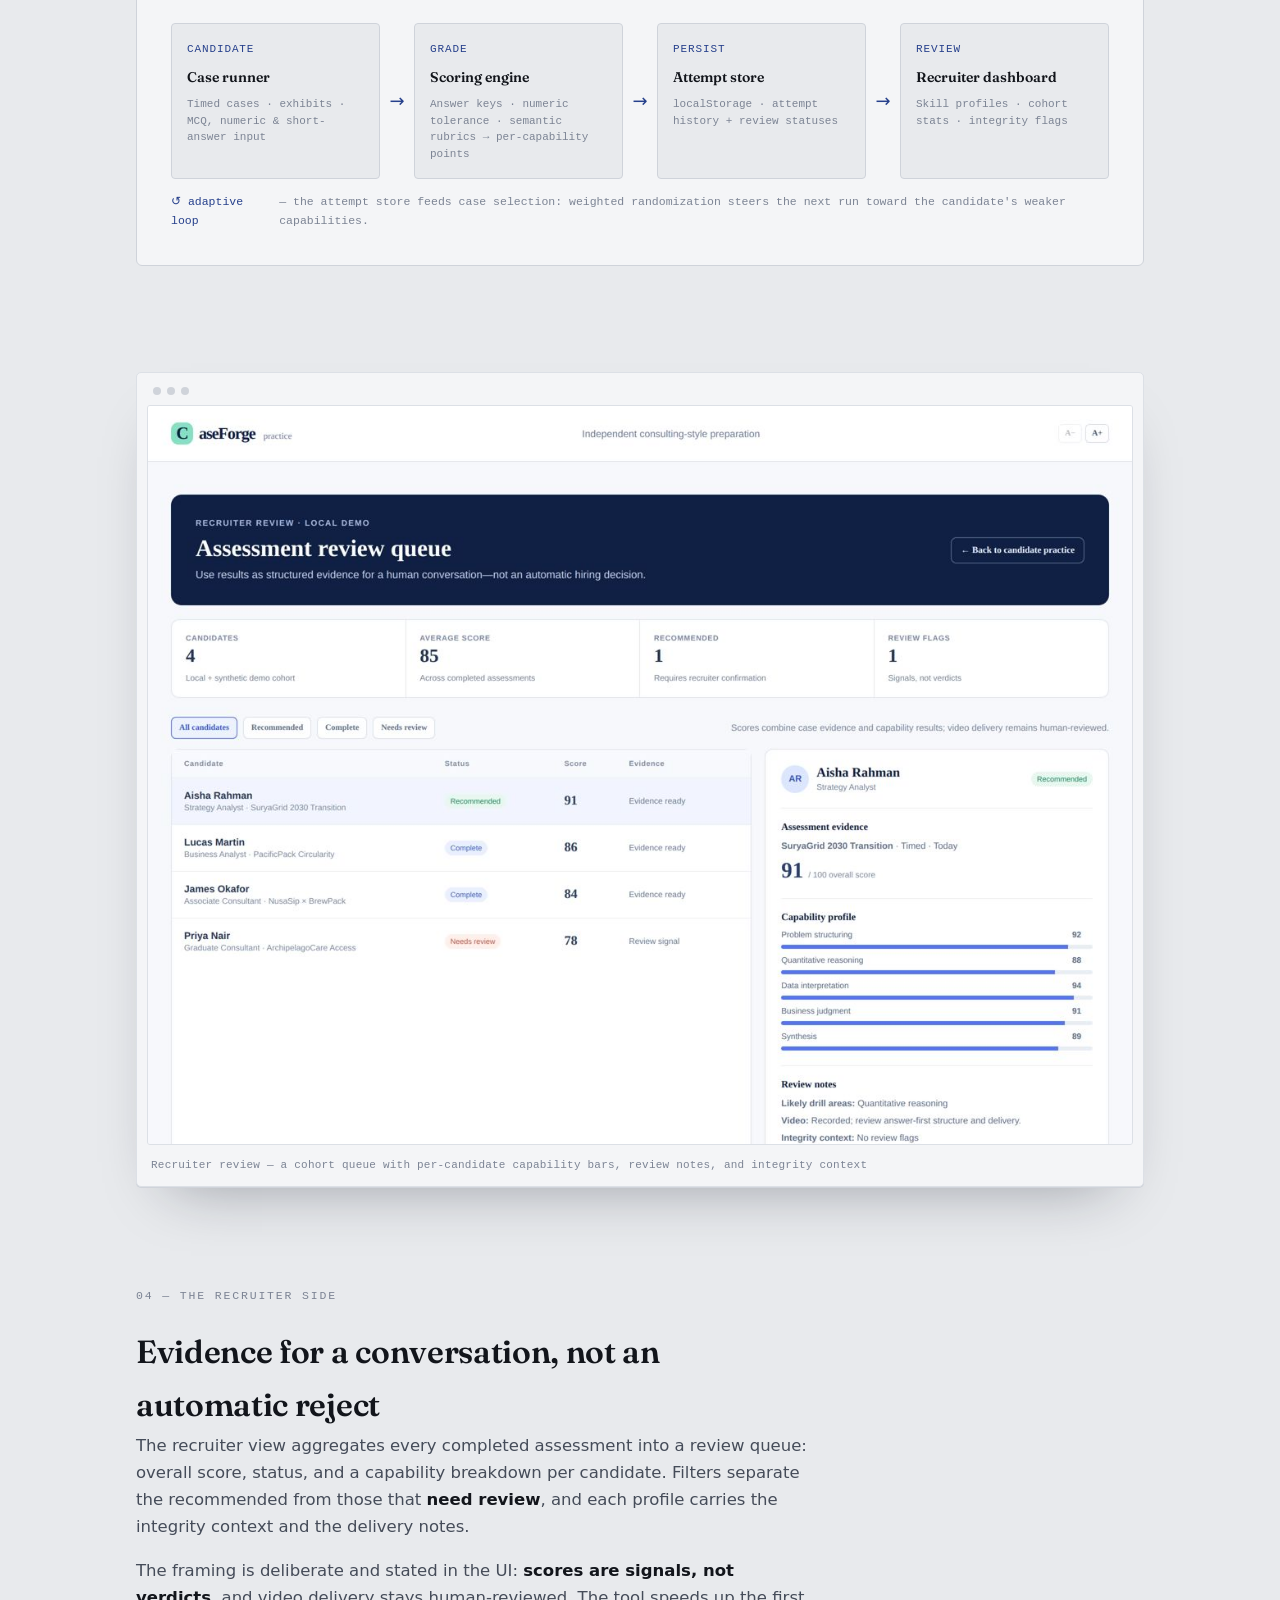
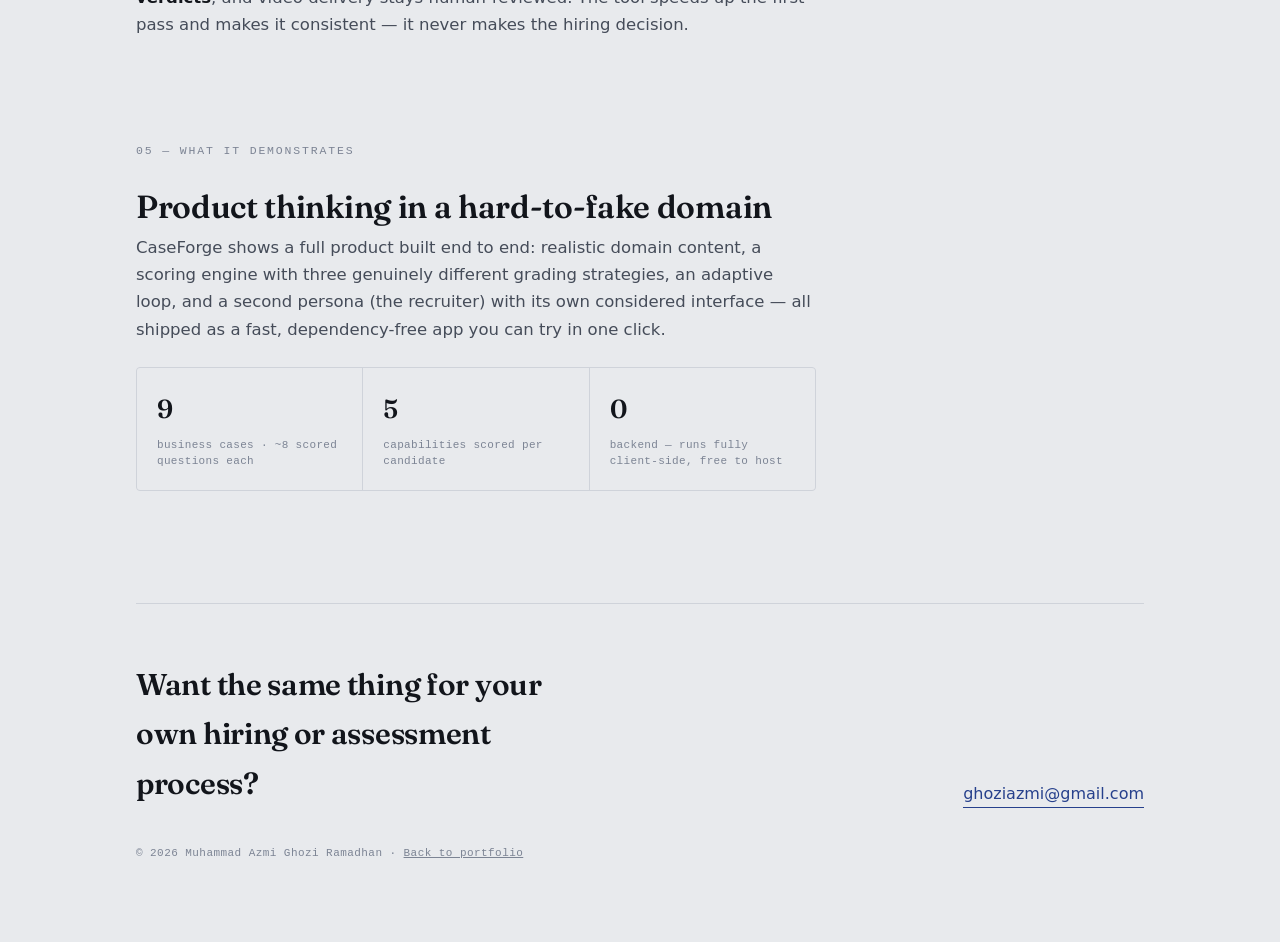
<file: projects/caseforge/index.html>
<!doctype html>
<html lang="en">
<head>
<meta charset="utf-8">
<meta name="viewport" content="width=device-width, initial-scale=1">
<link rel="icon" href="/assets/favicon.svg" type="image/svg+xml">
<title>CaseForge — Case study · Muhammad Azmi Ghozi Ramadhan</title>
<meta name="description" content="How CaseForge works: a client-side case-interview assessment that auto-scores candidate reasoning across five capabilities and gives recruiters a structured, human-in-the-loop review.">
<meta name="color-scheme" content="light dark">
<style>
  @font-face{
    font-family:"Fraunces"; font-style:normal; font-weight:400 700; font-display:swap;
    src:url("/assets/fonts/fraunces-latin.woff2") format("woff2");
  }
  :root{
    --paper:#E8EAED; --ink:#12151B; --ink-2:#454C59; --ink-3:#7C8494;
    --line:#CFD3DA; --accent:#26408C; --accent-soft:rgba(38,64,140,.08);
    --surface:#F4F5F7; --frame:#DCE0E6;
    --serif:"Fraunces","Iowan Old Style","Palatino Linotype",Palatino,Georgia,ui-serif,serif;
    --sans:ui-sans-serif,system-ui,-apple-system,"Segoe UI",Roboto,Helvetica,Arial,sans-serif;
    --mono:ui-monospace,"SF Mono","JetBrains Mono","Fira Code",Menlo,Consolas,monospace;
  }
  @media (prefers-color-scheme:dark){
    :root{
      --paper:#0F1216; --ink:#EDEFF2; --ink-2:#A9B0BC; --ink-3:#6D7482;
      --line:#262B33; --accent:#8CA0E8; --accent-soft:rgba(140,160,232,.12);
      --surface:#161A20; --frame:#20252D;
    }
  }
  :root[data-theme="light"]{
    --paper:#E8EAED; --ink:#12151B; --ink-2:#454C59; --ink-3:#7C8494;
    --line:#CFD3DA; --accent:#26408C; --accent-soft:rgba(38,64,140,.08);
    --surface:#F4F5F7; --frame:#DCE0E6;
  }
  :root[data-theme="dark"]{
    --paper:#0F1216; --ink:#EDEFF2; --ink-2:#A9B0BC; --ink-3:#6D7482;
    --line:#262B33; --accent:#8CA0E8; --accent-soft:rgba(140,160,232,.12);
    --surface:#161A20; --frame:#20252D;
  }

  *{margin:0;padding:0;box-sizing:border-box}
  html{-webkit-text-size-adjust:100%}
  body{background:var(--paper); color:var(--ink); font-family:var(--sans); line-height:1.65; -webkit-font-smoothing:antialiased; text-rendering:optimizeLegibility}
  .wrap{max-width:1120px; margin:0 auto; padding:0 clamp(20px,5vw,56px)}
  .col{max-width:680px}

  .kicker{font-family:var(--mono); font-size:12px; letter-spacing:.14em; text-transform:uppercase; color:var(--accent); font-weight:500}
  .label{font-family:var(--mono); font-size:11.5px; letter-spacing:.16em; text-transform:uppercase; color:var(--ink-3)}

  .rule{position:relative; height:1px; background:var(--line)}
  .rule::before,.rule::after{content:""; position:absolute; top:-4px; width:1px; height:9px; background:var(--line)}
  .rule::before{left:0} .rule::after{right:0}

  /* top nav */
  .topnav{display:flex; justify-content:space-between; align-items:center; padding:22px 0; font-family:var(--mono); font-size:12.5px}
  .topnav a{color:var(--ink-2); text-decoration:none}
  .topnav a:hover{color:var(--accent)}
  .topnav .back::before{content:"← "; color:var(--accent)}

  /* hero */
  header.h{padding:clamp(40px,7vw,72px) 0 36px}
  h1{font-family:var(--serif); font-weight:600; font-size:clamp(40px,8vw,74px); line-height:.98; letter-spacing:-.02em; margin:18px 0 0}
  .dek{font-size:clamp(17px,2.2vw,20px); color:var(--ink-2); max-width:56ch; margin-top:22px}
  .metaline{display:flex; flex-wrap:wrap; gap:8px 22px; margin-top:26px; font-family:var(--mono); font-size:12px; color:var(--ink-3)}
  .metaline b{color:var(--ink-2); font-weight:500}
  .cta{margin-top:30px; display:flex; flex-wrap:wrap; gap:10px}
  .cta a{font-family:var(--mono); font-size:13px; text-decoration:none; padding:10px 16px; border:1px solid var(--line); border-radius:2px; color:var(--ink); transition:.16s}
  .cta a:hover{border-color:var(--accent); color:var(--accent)}
  .cta a.key{background:var(--ink); color:var(--paper); border-color:var(--ink)}
  .cta a.key:hover{background:var(--accent); border-color:var(--accent); color:#fff}

  /* framed media */
  .frame{background:var(--surface); border:1px solid var(--frame); border-radius:5px; padding:10px; box-shadow:0 1px 0 var(--line), 0 30px 60px -34px rgba(15,20,35,.4); margin:clamp(28px,5vw,48px) 0}
  .frame .bar{display:flex; gap:6px; padding:4px 6px 10px}
  .frame .bar i{width:8px; height:8px; border-radius:50%; background:var(--line)}
  .frame img{display:block; width:100%; height:auto; border-radius:3px; border:1px solid var(--frame)}
  .frame figcaption{font-family:var(--mono); font-size:11px; color:var(--ink-3); padding:11px 4px 2px; letter-spacing:.02em}

  /* prose sections */
  section{padding:clamp(30px,5vw,52px) 0}
  .eyebrow-row{display:flex; align-items:baseline; gap:14px; margin-bottom:20px}
  h2{font-family:var(--serif); font-weight:600; font-size:clamp(23px,3.4vw,32px); letter-spacing:-.01em}
  section p{color:var(--ink-2); font-size:16.5px; margin-top:16px}
  section p:first-of-type{margin-top:0}
  .col strong{color:var(--ink); font-weight:600}

  /* capability list */
  .caps{list-style:none; margin:26px 0 0; display:grid; gap:1px; background:var(--line); border:1px solid var(--line); border-radius:4px; overflow:hidden}
  .caps li{background:var(--paper); padding:16px 18px; display:grid; grid-template-columns:minmax(0,1fr) auto; gap:6px 16px; align-items:baseline}
  .caps li b{font-family:var(--mono); font-size:13px; color:var(--ink)}
  .caps li .how{font-family:var(--mono); font-size:11.5px; color:var(--accent); letter-spacing:.02em; text-align:right}
  .caps li span{grid-column:1/-1; font-size:14px; color:var(--ink-2)}
  @media (max-width:560px){.caps li .how{text-align:left}}

  /* architecture diagram */
  .arch{margin:30px 0 6px; border:1px solid var(--line); border-radius:6px; background:var(--surface); padding:clamp(20px,4vw,34px); overflow-x:auto}
  .flow{display:flex; align-items:stretch; gap:0; min-width:640px}
  .node{flex:1; background:var(--paper); border:1px solid var(--line); border-radius:4px; padding:16px 15px}
  .node .nt{font-family:var(--mono); font-size:11px; letter-spacing:.08em; text-transform:uppercase; color:var(--accent)}
  .node .nb{font-size:14px; color:var(--ink); margin-top:8px; font-weight:600; font-family:var(--serif)}
  .node .nd{font-family:var(--mono); font-size:11px; color:var(--ink-3); margin-top:7px; line-height:1.5}
  .arrow{flex:0 0 34px; display:flex; align-items:center; justify-content:center; color:var(--accent); font-size:18px}
  .loop{margin-top:14px; font-family:var(--mono); font-size:11.5px; color:var(--ink-3); display:flex; align-items:center; gap:8px}
  .loop b{color:var(--accent); font-weight:500}

  /* callout */
  .note{margin:26px 0 0; border-left:2px solid var(--accent); padding:4px 0 4px 20px}
  .note p{font-size:15px; color:var(--ink-2); margin:0}
  .note .label{display:block; margin-bottom:6px}

  /* tech facts */
  .facts{display:grid; grid-template-columns:repeat(3,1fr); gap:1px; background:var(--line); border:1px solid var(--line); border-radius:4px; overflow:hidden; margin-top:24px}
  @media (max-width:620px){.facts{grid-template-columns:1fr}}
  .fact{background:var(--paper); padding:20px}
  .fact b{font-family:var(--serif); font-size:26px; font-weight:600; letter-spacing:-.01em; font-variant-numeric:tabular-nums}
  .fact span{display:block; font-family:var(--mono); font-size:11px; color:var(--ink-3); margin-top:6px; letter-spacing:.03em; line-height:1.5}

  footer{padding:56px 0 80px; border-top:1px solid var(--line); margin-top:clamp(30px,6vw,60px)}
  .foot-grid{display:flex; flex-wrap:wrap; justify-content:space-between; gap:20px; align-items:end}
  footer .big{font-family:var(--serif); font-weight:600; font-size:clamp(22px,3.4vw,30px); letter-spacing:-.01em; max-width:22ch}
  footer a.mail{color:var(--accent); text-decoration:none; border-bottom:1px solid var(--accent)}
  .fine{font-family:var(--mono); font-size:11px; color:var(--ink-3); letter-spacing:.04em; margin-top:36px}
  a:focus-visible{outline:2px solid var(--accent); outline-offset:3px; border-radius:2px}
</style>
</head>
<body>
<div class="wrap">

  <nav class="topnav">
    <a class="back" href="/">Portfolio</a>
    <a href="https://gzviolet21.github.io/caseforge/" target="_blank" rel="noopener">Live demo ↗</a>
  </nav>

  <header class="h">
    <p class="kicker">Case study · Original product</p>
    <h1>CaseForge</h1>
    <p class="dek">
      A case-interview assessment that lets a company screen candidates the way a consulting firm
      would — timed business cases, auto-scored reasoning, and a recruiter dashboard that treats
      results as evidence for a human decision, not a verdict.
    </p>
    <div class="metaline">
      <span>Role <b>Design &amp; build (solo)</b></span>
      <span>Type <b>Recruitment assessment</b></span>
      <span>Stack <b>Vanilla JS · client-side</b></span>
      <span>Status <b>Live demo</b></span>
    </div>
    <div class="cta">
      <a class="key" href="https://gzviolet21.github.io/caseforge/" target="_blank" rel="noopener">Open the live demo ↗</a>
      <a href="/">← Back to portfolio</a>
    </div>
  </header>

  <figure class="frame">
    <div class="bar"><i></i><i></i><i></i></div>
    <img src="/assets/caseforge.jpg" width="920" height="591" alt="CaseForge candidate landing screen with case setup and rotating case library" />
    <figcaption>Candidate entry — timed simulation or practice mode, with a rotating library of 9 cases</figcaption>
  </figure>

  <div class="rule"></div>

  <section>
    <div class="col">
      <div class="eyebrow-row"><span class="label">01 — Problem</span></div>
      <h2>Case interviews don't scale, and scoring them is subjective</h2>
      <p>
        The case interview is the standard way consulting-style roles are assessed — but it's
        expensive to run. Every candidate needs a trained interviewer for 30–40 minutes, and two
        interviewers rarely score the same answer the same way. That makes early-stage screening
        slow, inconsistent, and hard to defend.
      </p>
      <p>
        The goal was a tool that could run the <strong>first pass</strong> at scale: give every
        candidate the same realistic cases, score the parts that can be scored objectively, and
        hand a recruiter a structured profile instead of a gut feeling — while keeping a human
        firmly in the loop for the final call.
      </p>
    </div>
  </section>

  <section>
    <div class="col">
      <div class="eyebrow-row"><span class="label">02 — Approach</span></div>
      <h2>Score the reasoning, across five capabilities</h2>
      <p>
        A run puts the candidate through a business case — a client framing exchange, then eight
        scored questions with exhibits and quantitative work, closing on a one-minute
        recommendation. Every question maps to one of five capabilities, so the output is a
        <strong>profile</strong>, not a single number:
      </p>
      <ul class="caps">
        <li><b>Problem structuring</b><span class="how">rubric MCQ</span><span>Is the candidate framing the problem the right way before diving in?</span></li>
        <li><b>Quantitative reasoning</b><span class="how">numeric ± tolerance</span><span>Numeric answers graded within a tolerance band, so "5m", "5 million", and 5.0 all pass.</span></li>
        <li><b>Data interpretation</b><span class="how">exhibit-driven</span><span>Reading dynamic tables and pulling the right figure under time pressure.</span></li>
        <li><b>Business judgment</b><span class="how">weighted MCQ</span><span>Choosing the option that balances real trade-offs, not just the financial answer.</span></li>
        <li><b>Synthesis</b><span class="how">semantic rubric</span><span>Short answers checked for the presence of key concepts across many valid phrasings.</span></li>
      </ul>
      <div class="note">
        <span class="label">Design decision</span>
        <p>Short answers are graded on <strong>concepts, not exact wording</strong> — the rubric accepts multiple phrasings of the same idea. Grading matches meaning, so a correct answer phrased naturally isn't punished for word choice.</p>
      </div>
    </div>
  </section>

  <section>
    <div class="col">
      <div class="eyebrow-row"><span class="label">03 — Architecture</span></div>
      <h2>A scoring engine that runs entirely in the browser</h2>
      <p>
        CaseForge is a single-page app with no backend. Cases, rubrics, and scoring all live
        client-side; attempt history and recruiter review statuses persist in the browser. That
        keeps it <strong>zero-cost to host and trivial to demo</strong> — anyone can open the link
        and experience both sides.
      </p>
    </div>
    <div class="arch">
      <div class="flow">
        <div class="node">
          <div class="nt">Candidate</div>
          <div class="nb">Case runner</div>
          <div class="nd">Timed cases · exhibits · MCQ, numeric &amp; short-answer input</div>
        </div>
        <div class="arrow">→</div>
        <div class="node">
          <div class="nt">Grade</div>
          <div class="nb">Scoring engine</div>
          <div class="nd">Answer keys · numeric tolerance · semantic rubrics → per-capability points</div>
        </div>
        <div class="arrow">→</div>
        <div class="node">
          <div class="nt">Persist</div>
          <div class="nb">Attempt store</div>
          <div class="nd">localStorage · attempt history + review statuses</div>
        </div>
        <div class="arrow">→</div>
        <div class="node">
          <div class="nt">Review</div>
          <div class="nb">Recruiter dashboard</div>
          <div class="nd">Skill profiles · cohort stats · integrity flags</div>
        </div>
      </div>
      <div class="loop"><b>↺ adaptive loop</b> — the attempt store feeds case selection: weighted randomization steers the next run toward the candidate's weaker capabilities.</div>
    </div>
  </section>

  <figure class="frame">
    <div class="bar"><i></i><i></i><i></i></div>
    <img src="/assets/caseforge-recruiter.jpg" width="1000" height="750" loading="lazy" alt="CaseForge recruiter review queue with candidate scores, status pills, and a capability profile panel" />
    <figcaption>Recruiter review — a cohort queue with per-candidate capability bars, review notes, and integrity context</figcaption>
  </figure>

  <section>
    <div class="col">
      <div class="eyebrow-row"><span class="label">04 — The recruiter side</span></div>
      <h2>Evidence for a conversation, not an automatic reject</h2>
      <p>
        The recruiter view aggregates every completed assessment into a review queue: overall
        score, status, and a capability breakdown per candidate. Filters separate the recommended
        from those that <strong>need review</strong>, and each profile carries the integrity
        context and the delivery notes.
      </p>
      <p>
        The framing is deliberate and stated in the UI: <strong>scores are signals, not
        verdicts</strong>, and video delivery stays human-reviewed. The tool speeds up the first
        pass and makes it consistent — it never makes the hiring decision.
      </p>
    </div>
  </section>

  <section>
    <div class="col">
      <div class="eyebrow-row"><span class="label">05 — What it demonstrates</span></div>
      <h2>Product thinking in a hard-to-fake domain</h2>
      <p>
        CaseForge shows a full product built end to end: realistic domain content, a scoring
        engine with three genuinely different grading strategies, an adaptive loop, and a
        second persona (the recruiter) with its own considered interface — all shipped as a fast,
        dependency-free app you can try in one click.
      </p>
      <div class="facts">
        <div class="fact"><b>9</b><span>business cases · ~8 scored questions each</span></div>
        <div class="fact"><b>5</b><span>capabilities scored per candidate</span></div>
        <div class="fact"><b>0</b><span>backend — runs fully client-side, free to host</span></div>
      </div>
    </div>
  </section>

  <footer>
    <div class="foot-grid">
      <p class="big">Want the same thing for your own hiring or assessment process?</p>
      <a class="mail" href="mailto:ghoziazmi@gmail.com">ghoziazmi@gmail.com</a>
    </div>
    <p class="fine">© 2026 Muhammad Azmi Ghozi Ramadhan · <a href="/" style="color:inherit">Back to portfolio</a></p>
  </footer>

</div>
</body>
</html>
</file>
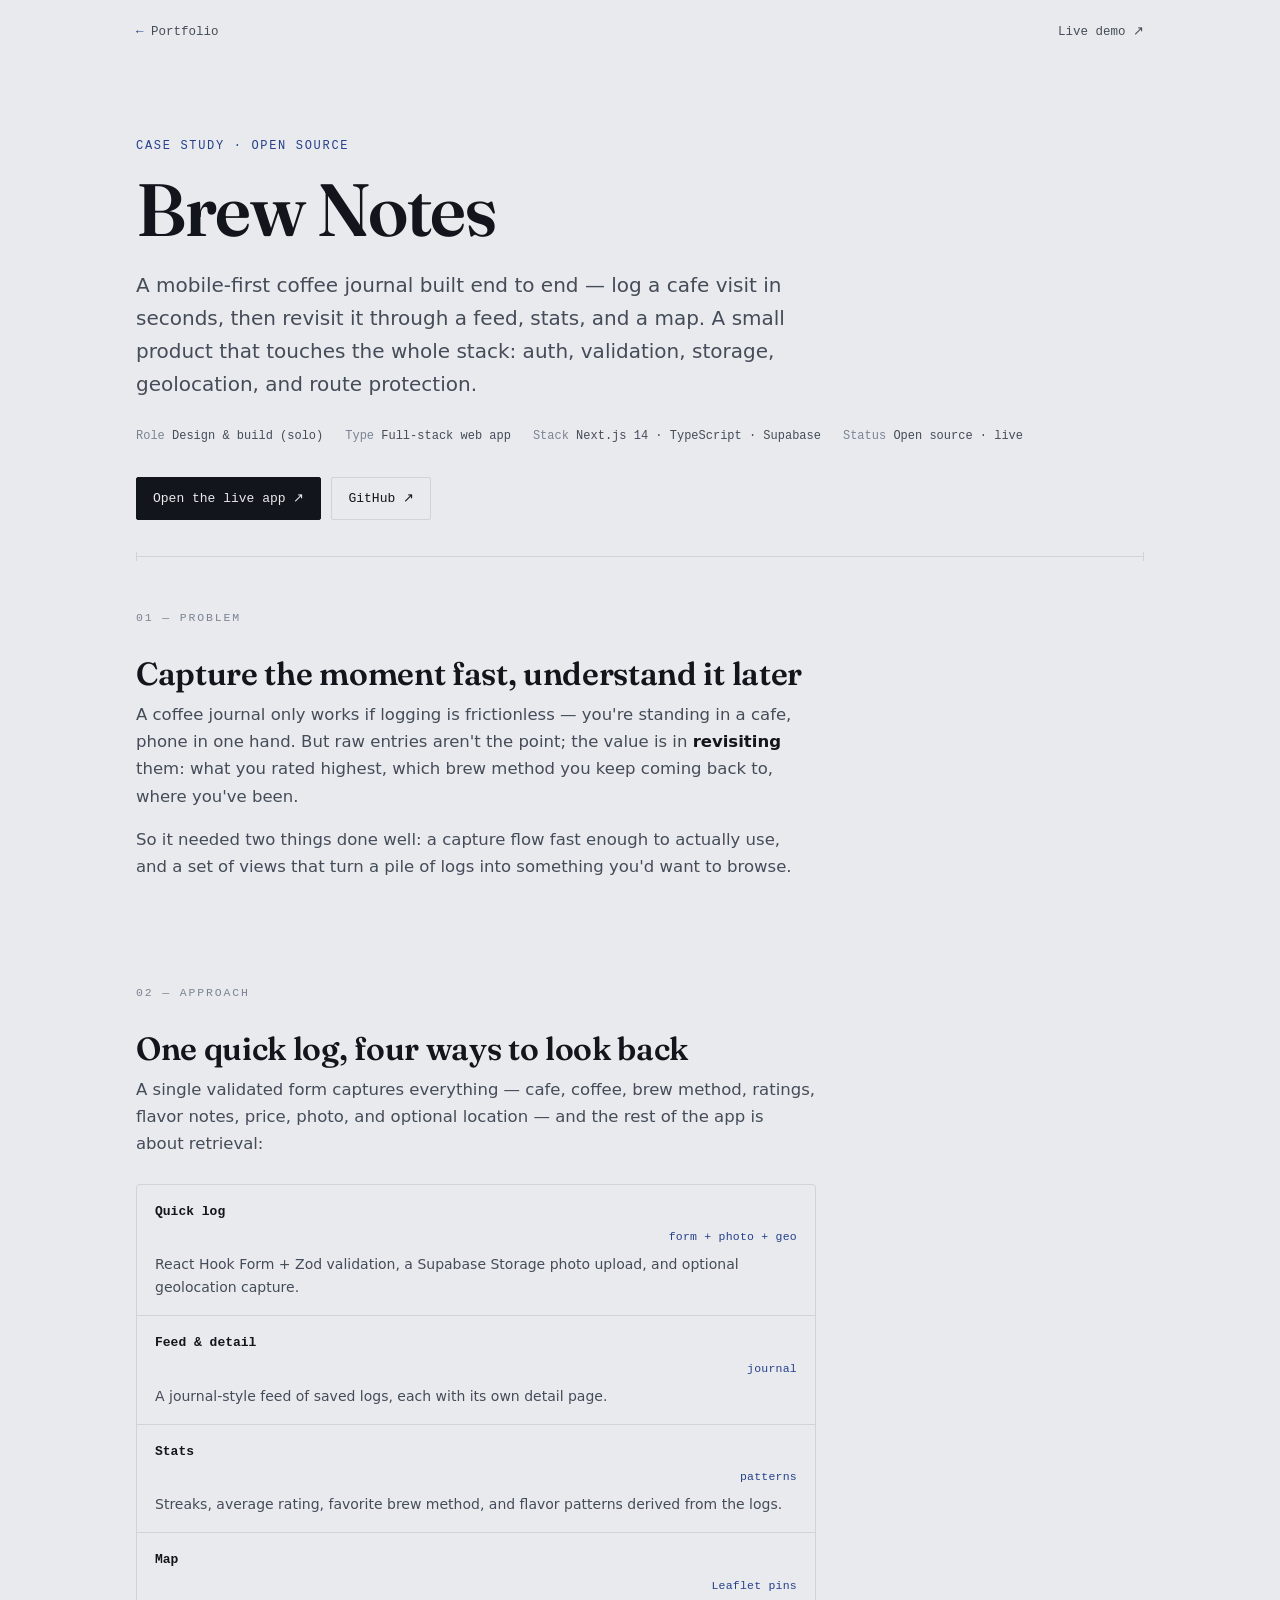
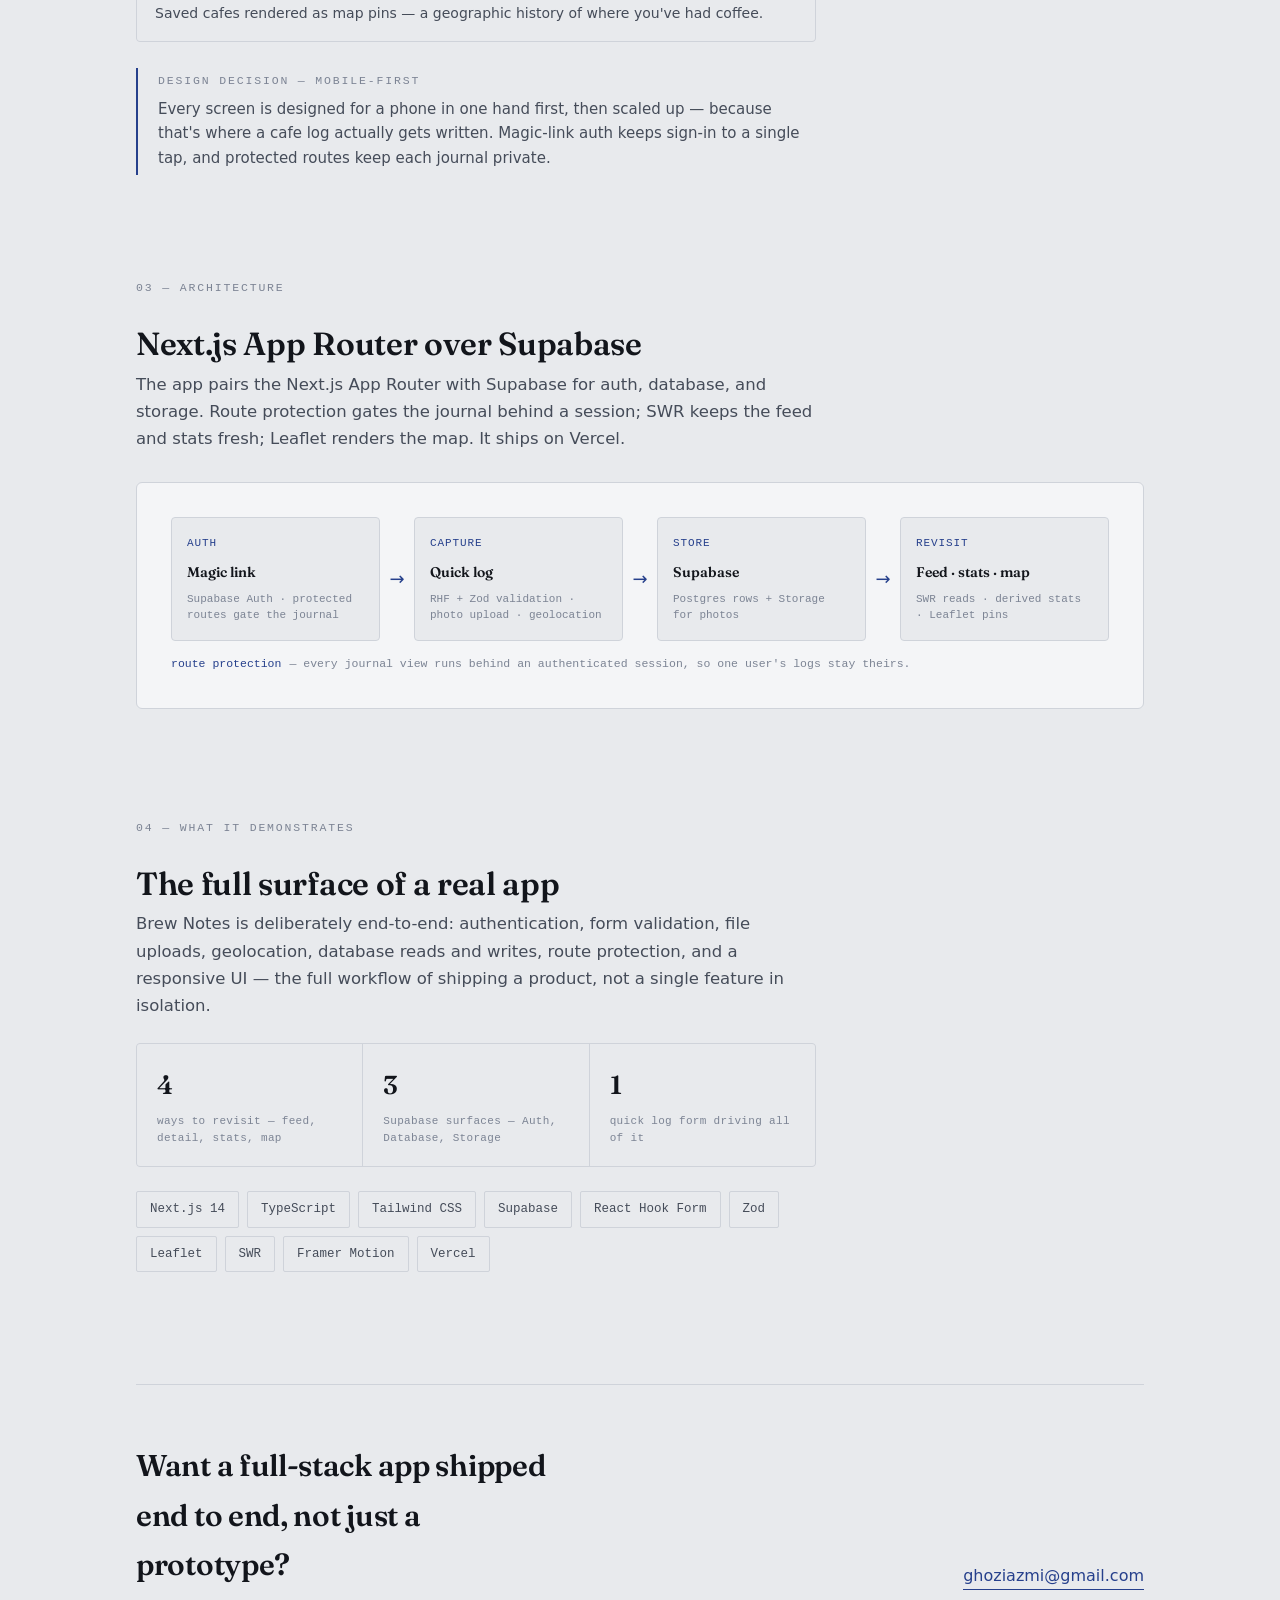
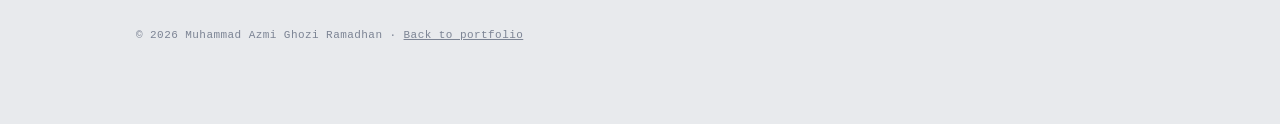
<file: projects/coffee-track/index.html>
<!doctype html>
<html lang="en">
<head>
<meta charset="utf-8">
<meta name="viewport" content="width=device-width, initial-scale=1">
<link rel="icon" href="/assets/favicon.svg" type="image/svg+xml">
<title>Brew Notes — Case study · Muhammad Azmi Ghozi Ramadhan</title>
<meta name="description" content="How Brew Notes works: a mobile-first coffee journal built end-to-end with Next.js and Supabase — auth, photo uploads, geolocation, stats, and a map view.">
<meta name="color-scheme" content="light dark">
<link rel="stylesheet" href="/assets/case.css">
</head>
<body>
<div class="wrap">

  <nav class="topnav">
    <a class="back" href="/">Portfolio</a>
    <a href="https://coffee-track-vi.vercel.app/" target="_blank" rel="noopener">Live demo ↗</a>
  </nav>

  <header class="h reveal">
    <p class="kicker">Case study · Open source</p>
    <h1>Brew Notes</h1>
    <p class="dek">
      A mobile-first coffee journal built end to end — log a cafe visit in seconds, then revisit
      it through a feed, stats, and a map. A small product that touches the whole stack:
      auth, validation, storage, geolocation, and route protection.
    </p>
    <div class="metaline">
      <span>Role <b>Design &amp; build (solo)</b></span>
      <span>Type <b>Full-stack web app</b></span>
      <span>Stack <b>Next.js 14 · TypeScript · Supabase</b></span>
      <span>Status <b>Open source · live</b></span>
    </div>
    <div class="cta">
      <a class="key" href="https://coffee-track-vi.vercel.app/" target="_blank" rel="noopener">Open the live app ↗</a>
      <a href="https://github.com/gzviolet21/coffee-track-vi" target="_blank" rel="noopener">GitHub ↗</a>
    </div>
  </header>

  <div class="rule"></div>

  <section class="reveal">
    <div class="col">
      <div class="eyebrow-row"><span class="label">01 — Problem</span></div>
      <h2>Capture the moment fast, understand it later</h2>
      <p>
        A coffee journal only works if logging is frictionless — you're standing in a cafe, phone
        in one hand. But raw entries aren't the point; the value is in <strong>revisiting</strong>
        them: what you rated highest, which brew method you keep coming back to, where you've been.
      </p>
      <p>
        So it needed two things done well: a capture flow fast enough to actually use, and a set of
        views that turn a pile of logs into something you'd want to browse.
      </p>
    </div>
  </section>

  <section class="reveal">
    <div class="col">
      <div class="eyebrow-row"><span class="label">02 — Approach</span></div>
      <h2>One quick log, four ways to look back</h2>
      <p>
        A single validated form captures everything — cafe, coffee, brew method, ratings, flavor
        notes, price, photo, and optional location — and the rest of the app is about retrieval:
      </p>
      <ul class="caps">
        <li><b>Quick log</b><span class="how">form + photo + geo</span><span>React Hook Form + Zod validation, a Supabase Storage photo upload, and optional geolocation capture.</span></li>
        <li><b>Feed &amp; detail</b><span class="how">journal</span><span>A journal-style feed of saved logs, each with its own detail page.</span></li>
        <li><b>Stats</b><span class="how">patterns</span><span>Streaks, average rating, favorite brew method, and flavor patterns derived from the logs.</span></li>
        <li><b>Map</b><span class="how">Leaflet pins</span><span>Saved cafes rendered as map pins — a geographic history of where you've had coffee.</span></li>
      </ul>
      <div class="note">
        <span class="label">Design decision — mobile-first</span>
        <p>Every screen is designed for a phone in one hand first, then scaled up — because that's where a cafe log actually gets written. Magic-link auth keeps sign-in to a single tap, and protected routes keep each journal private.</p>
      </div>
    </div>
  </section>

  <section class="reveal">
    <div class="col">
      <div class="eyebrow-row"><span class="label">03 — Architecture</span></div>
      <h2>Next.js App Router over Supabase</h2>
      <p>
        The app pairs the Next.js App Router with Supabase for auth, database, and storage. Route
        protection gates the journal behind a session; SWR keeps the feed and stats fresh; Leaflet
        renders the map. It ships on Vercel.
      </p>
    </div>
    <div class="arch">
      <div class="flow">
        <div class="node">
          <div class="nt">Auth</div>
          <div class="nb">Magic link</div>
          <div class="nd">Supabase Auth · protected routes gate the journal</div>
        </div>
        <div class="arrow">→</div>
        <div class="node">
          <div class="nt">Capture</div>
          <div class="nb">Quick log</div>
          <div class="nd">RHF + Zod validation · photo upload · geolocation</div>
        </div>
        <div class="arrow">→</div>
        <div class="node">
          <div class="nt">Store</div>
          <div class="nb">Supabase</div>
          <div class="nd">Postgres rows + Storage for photos</div>
        </div>
        <div class="arrow">→</div>
        <div class="node">
          <div class="nt">Revisit</div>
          <div class="nb">Feed · stats · map</div>
          <div class="nd">SWR reads · derived stats · Leaflet pins</div>
        </div>
      </div>
      <div class="loop"><b>route protection</b> — every journal view runs behind an authenticated session, so one user's logs stay theirs.</div>
    </div>
  </section>

  <section class="reveal">
    <div class="col">
      <div class="eyebrow-row"><span class="label">04 — What it demonstrates</span></div>
      <h2>The full surface of a real app</h2>
      <p>
        Brew Notes is deliberately end-to-end: authentication, form validation, file uploads,
        geolocation, database reads and writes, route protection, and a responsive UI — the full
        workflow of shipping a product, not a single feature in isolation.
      </p>
      <div class="facts">
        <div class="fact"><b>4</b><span>ways to revisit — feed, detail, stats, map</span></div>
        <div class="fact"><b>3</b><span>Supabase surfaces — Auth, Database, Storage</span></div>
        <div class="fact"><b>1</b><span>quick log form driving all of it</span></div>
      </div>
      <div class="stack">
        <span>Next.js 14</span><span>TypeScript</span><span>Tailwind CSS</span><span>Supabase</span><span>React Hook Form</span><span>Zod</span><span>Leaflet</span><span>SWR</span><span>Framer Motion</span><span>Vercel</span>
      </div>
    </div>
  </section>

  <footer>
    <div class="foot-grid">
      <p class="big">Want a full-stack app shipped end to end, not just a prototype?</p>
      <a class="mail" href="mailto:ghoziazmi@gmail.com">ghoziazmi@gmail.com</a>
    </div>
    <p class="fine">© 2026 Muhammad Azmi Ghozi Ramadhan · <a href="/" style="color:inherit">Back to portfolio</a></p>
  </footer>

</div>
<noscript><style>.reveal{opacity:1;transform:none}</style></noscript>
<script src="/assets/reveal.js" defer></script>
</body>
</html>
</file>
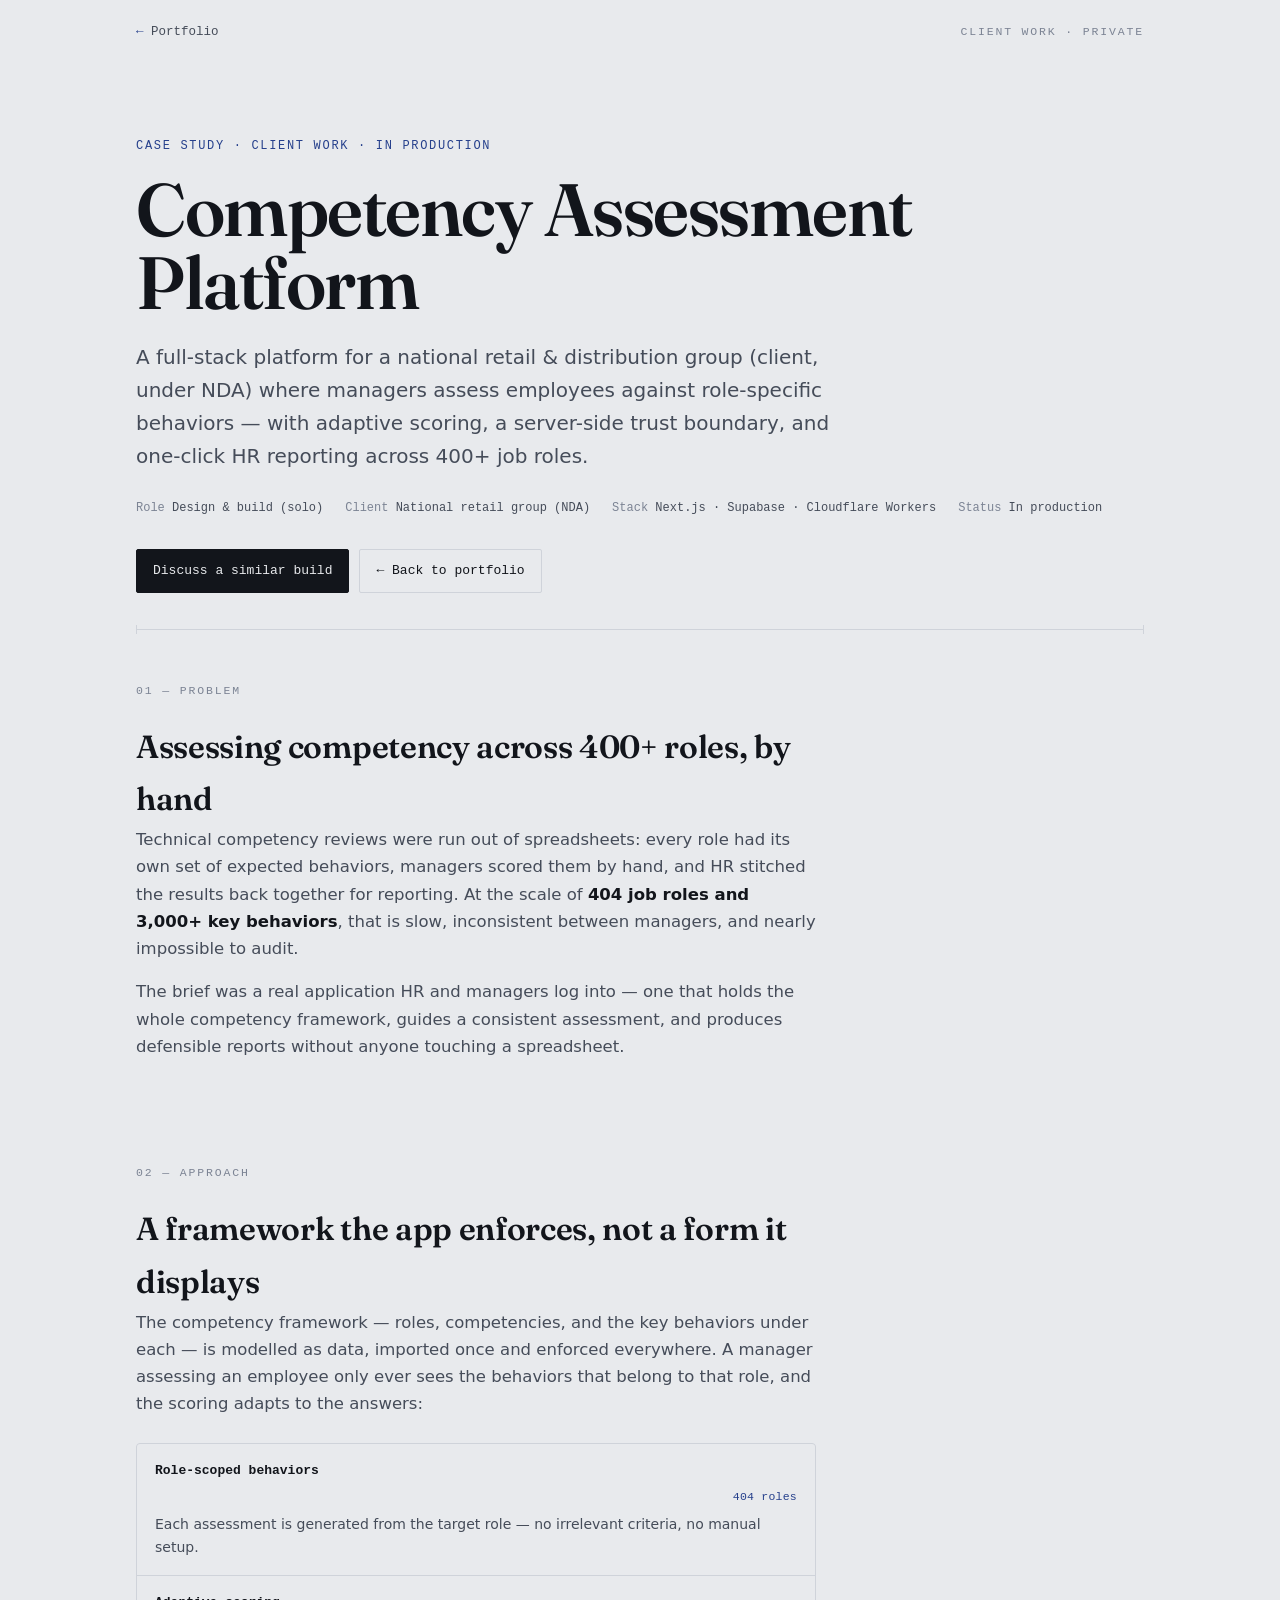
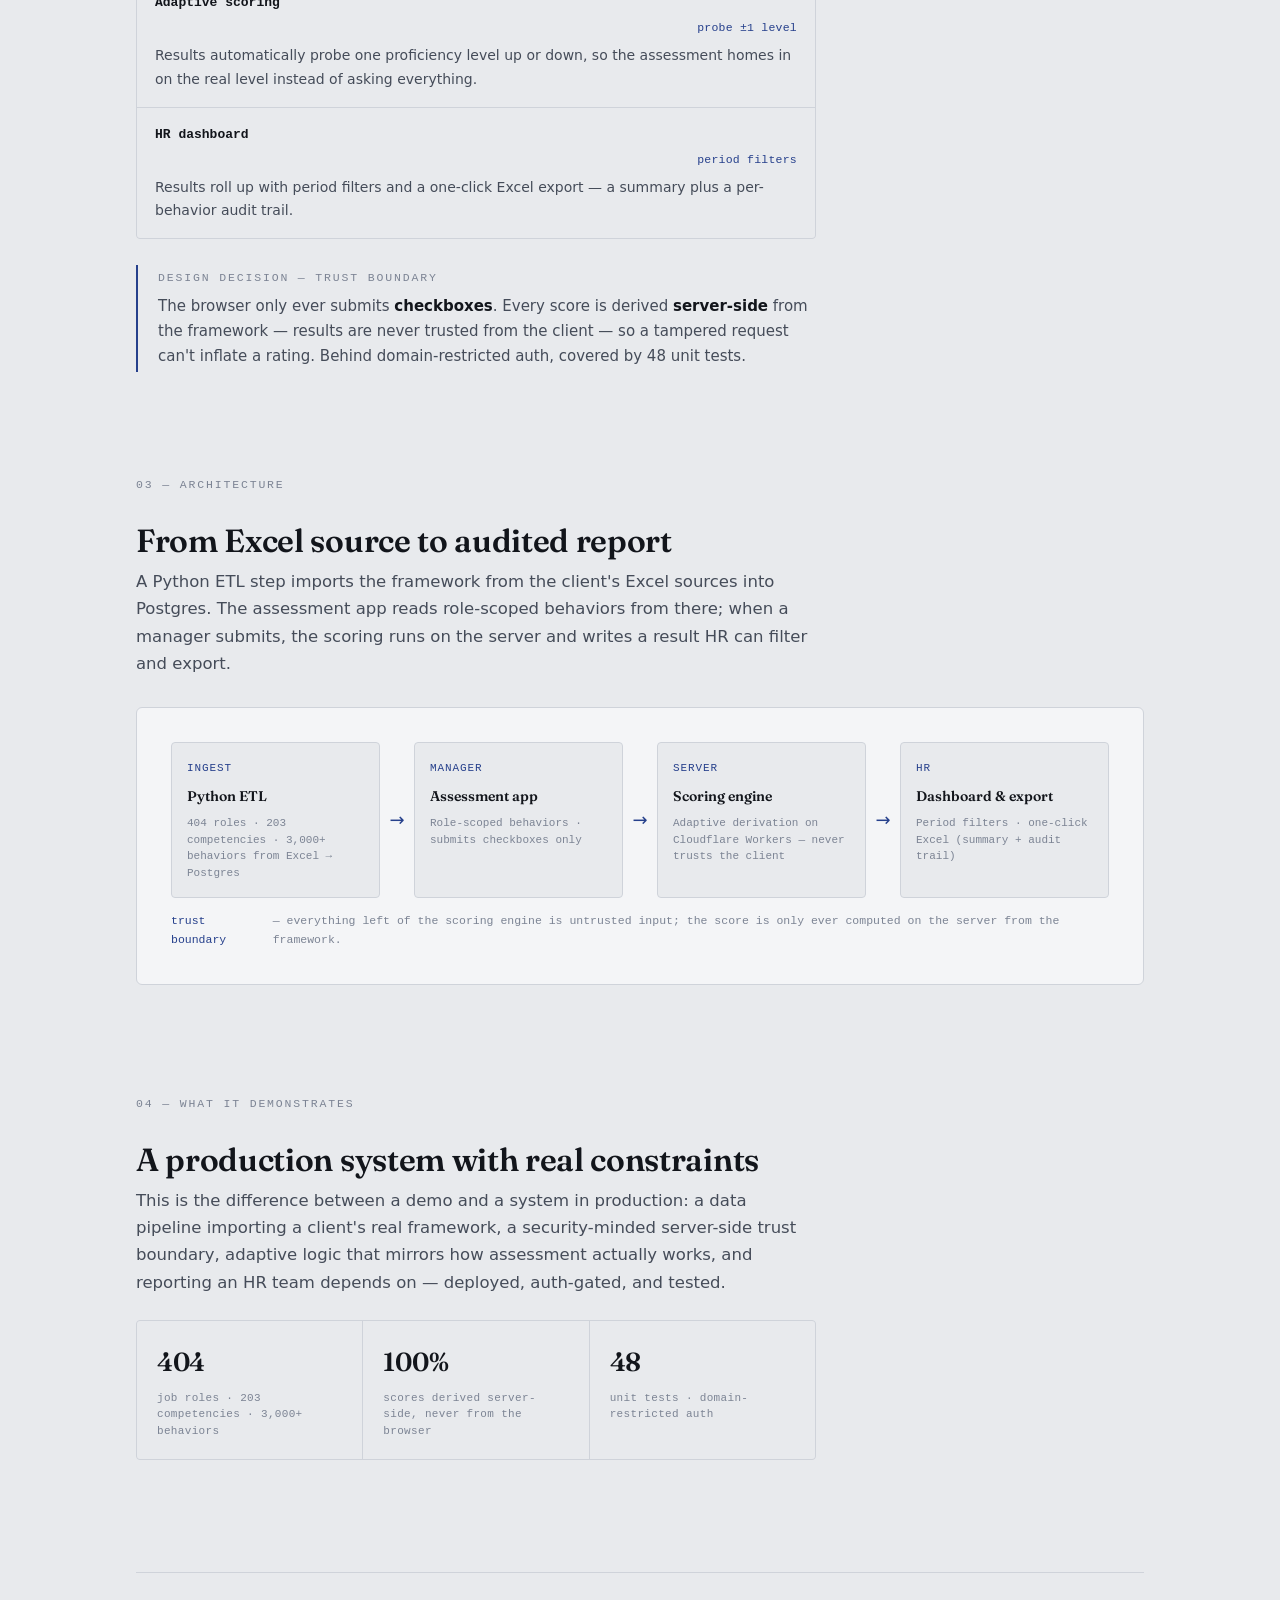
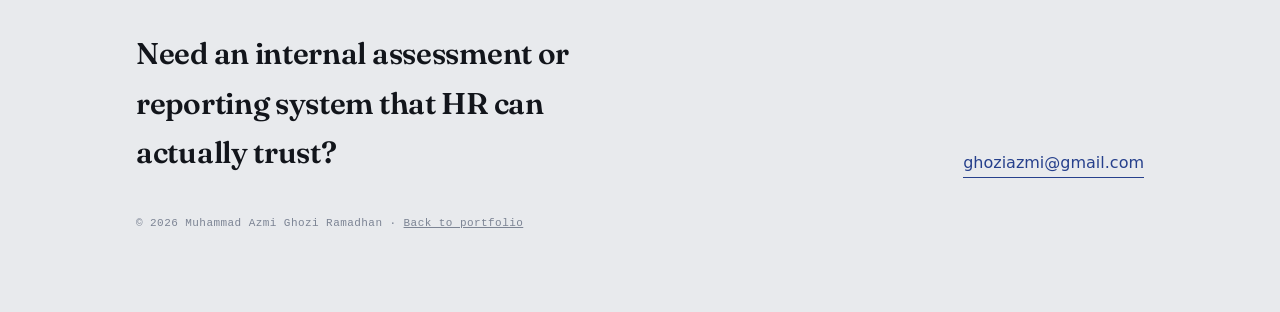
<file: projects/competency/index.html>
<!doctype html>
<html lang="en">
<head>
<meta charset="utf-8">
<meta name="viewport" content="width=device-width, initial-scale=1">
<link rel="icon" href="/assets/favicon.svg" type="image/svg+xml">
<title>Competency Assessment Platform — Case study · Muhammad Azmi Ghozi Ramadhan</title>
<meta name="description" content="How the competency assessment platform works: role-specific behavior scoring for 400+ roles, server-side score derivation, and one-click HR reporting.">
<meta name="color-scheme" content="light dark">
<link rel="stylesheet" href="/assets/case.css">
</head>
<body>
<div class="wrap">

  <nav class="topnav">
    <a class="back" href="/">Portfolio</a>
    <span class="label">Client work · private</span>
  </nav>

  <header class="h reveal">
    <p class="kicker">Case study · Client work · In production</p>
    <h1>Competency Assessment Platform</h1>
    <p class="dek">
      A full-stack platform for a national retail &amp; distribution group (client, under NDA)
      where managers assess employees against role-specific behaviors — with adaptive scoring,
      a server-side trust boundary, and one-click HR reporting across 400+ job roles.
    </p>
    <div class="metaline">
      <span>Role <b>Design &amp; build (solo)</b></span>
      <span>Client <b>National retail group (NDA)</b></span>
      <span>Stack <b>Next.js · Supabase · Cloudflare Workers</b></span>
      <span>Status <b>In production</b></span>
    </div>
    <div class="cta">
      <a class="key" href="mailto:ghoziazmi@gmail.com">Discuss a similar build</a>
      <a href="/">← Back to portfolio</a>
    </div>
  </header>

  <div class="rule"></div>

  <section class="reveal">
    <div class="col">
      <div class="eyebrow-row"><span class="label">01 — Problem</span></div>
      <h2>Assessing competency across 400+ roles, by hand</h2>
      <p>
        Technical competency reviews were run out of spreadsheets: every role had its own set of
        expected behaviors, managers scored them by hand, and HR stitched the results back together
        for reporting. At the scale of <strong>404 job roles and 3,000+ key behaviors</strong>, that
        is slow, inconsistent between managers, and nearly impossible to audit.
      </p>
      <p>
        The brief was a real application HR and managers log into — one that holds the whole
        competency framework, guides a consistent assessment, and produces defensible reports
        without anyone touching a spreadsheet.
      </p>
    </div>
  </section>

  <section class="reveal">
    <div class="col">
      <div class="eyebrow-row"><span class="label">02 — Approach</span></div>
      <h2>A framework the app enforces, not a form it displays</h2>
      <p>
        The competency framework — roles, competencies, and the key behaviors under each — is
        modelled as data, imported once and enforced everywhere. A manager assessing an employee
        only ever sees the behaviors that belong to that role, and the scoring adapts to the
        answers:
      </p>
      <ul class="caps">
        <li><b>Role-scoped behaviors</b><span class="how">404 roles</span><span>Each assessment is generated from the target role — no irrelevant criteria, no manual setup.</span></li>
        <li><b>Adaptive scoring</b><span class="how">probe ±1 level</span><span>Results automatically probe one proficiency level up or down, so the assessment homes in on the real level instead of asking everything.</span></li>
        <li><b>HR dashboard</b><span class="how">period filters</span><span>Results roll up with period filters and a one-click Excel export — a summary plus a per-behavior audit trail.</span></li>
      </ul>
      <div class="note">
        <span class="label">Design decision — trust boundary</span>
        <p>The browser only ever submits <strong>checkboxes</strong>. Every score is derived <strong>server-side</strong> from the framework — results are never trusted from the client — so a tampered request can't inflate a rating. Behind domain-restricted auth, covered by 48 unit tests.</p>
      </div>
    </div>
  </section>

  <section class="reveal">
    <div class="col">
      <div class="eyebrow-row"><span class="label">03 — Architecture</span></div>
      <h2>From Excel source to audited report</h2>
      <p>
        A Python ETL step imports the framework from the client's Excel sources into Postgres. The
        assessment app reads role-scoped behaviors from there; when a manager submits, the scoring
        runs on the server and writes a result HR can filter and export.
      </p>
    </div>
    <div class="arch">
      <div class="flow">
        <div class="node">
          <div class="nt">Ingest</div>
          <div class="nb">Python ETL</div>
          <div class="nd">404 roles · 203 competencies · 3,000+ behaviors from Excel → Postgres</div>
        </div>
        <div class="arrow">→</div>
        <div class="node">
          <div class="nt">Manager</div>
          <div class="nb">Assessment app</div>
          <div class="nd">Role-scoped behaviors · submits checkboxes only</div>
        </div>
        <div class="arrow">→</div>
        <div class="node">
          <div class="nt">Server</div>
          <div class="nb">Scoring engine</div>
          <div class="nd">Adaptive derivation on Cloudflare Workers — never trusts the client</div>
        </div>
        <div class="arrow">→</div>
        <div class="node">
          <div class="nt">HR</div>
          <div class="nb">Dashboard &amp; export</div>
          <div class="nd">Period filters · one-click Excel (summary + audit trail)</div>
        </div>
      </div>
      <div class="loop"><b>trust boundary</b> — everything left of the scoring engine is untrusted input; the score is only ever computed on the server from the framework.</div>
    </div>
  </section>

  <section class="reveal">
    <div class="col">
      <div class="eyebrow-row"><span class="label">04 — What it demonstrates</span></div>
      <h2>A production system with real constraints</h2>
      <p>
        This is the difference between a demo and a system in production: a data pipeline importing
        a client's real framework, a security-minded server-side trust boundary, adaptive logic
        that mirrors how assessment actually works, and reporting an HR team depends on — deployed,
        auth-gated, and tested.
      </p>
      <div class="facts">
        <div class="fact"><b>404</b><span>job roles · 203 competencies · 3,000+ behaviors</span></div>
        <div class="fact"><b>100%</b><span>scores derived server-side, never from the browser</span></div>
        <div class="fact"><b>48</b><span>unit tests · domain-restricted auth</span></div>
      </div>
    </div>
  </section>

  <footer>
    <div class="foot-grid">
      <p class="big">Need an internal assessment or reporting system that HR can actually trust?</p>
      <a class="mail" href="mailto:ghoziazmi@gmail.com">ghoziazmi@gmail.com</a>
    </div>
    <p class="fine">© 2026 Muhammad Azmi Ghozi Ramadhan · <a href="/" style="color:inherit">Back to portfolio</a></p>
  </footer>

</div>
<noscript><style>.reveal{opacity:1;transform:none}</style></noscript>
<script src="/assets/reveal.js" defer></script>
</body>
</html>
</file>
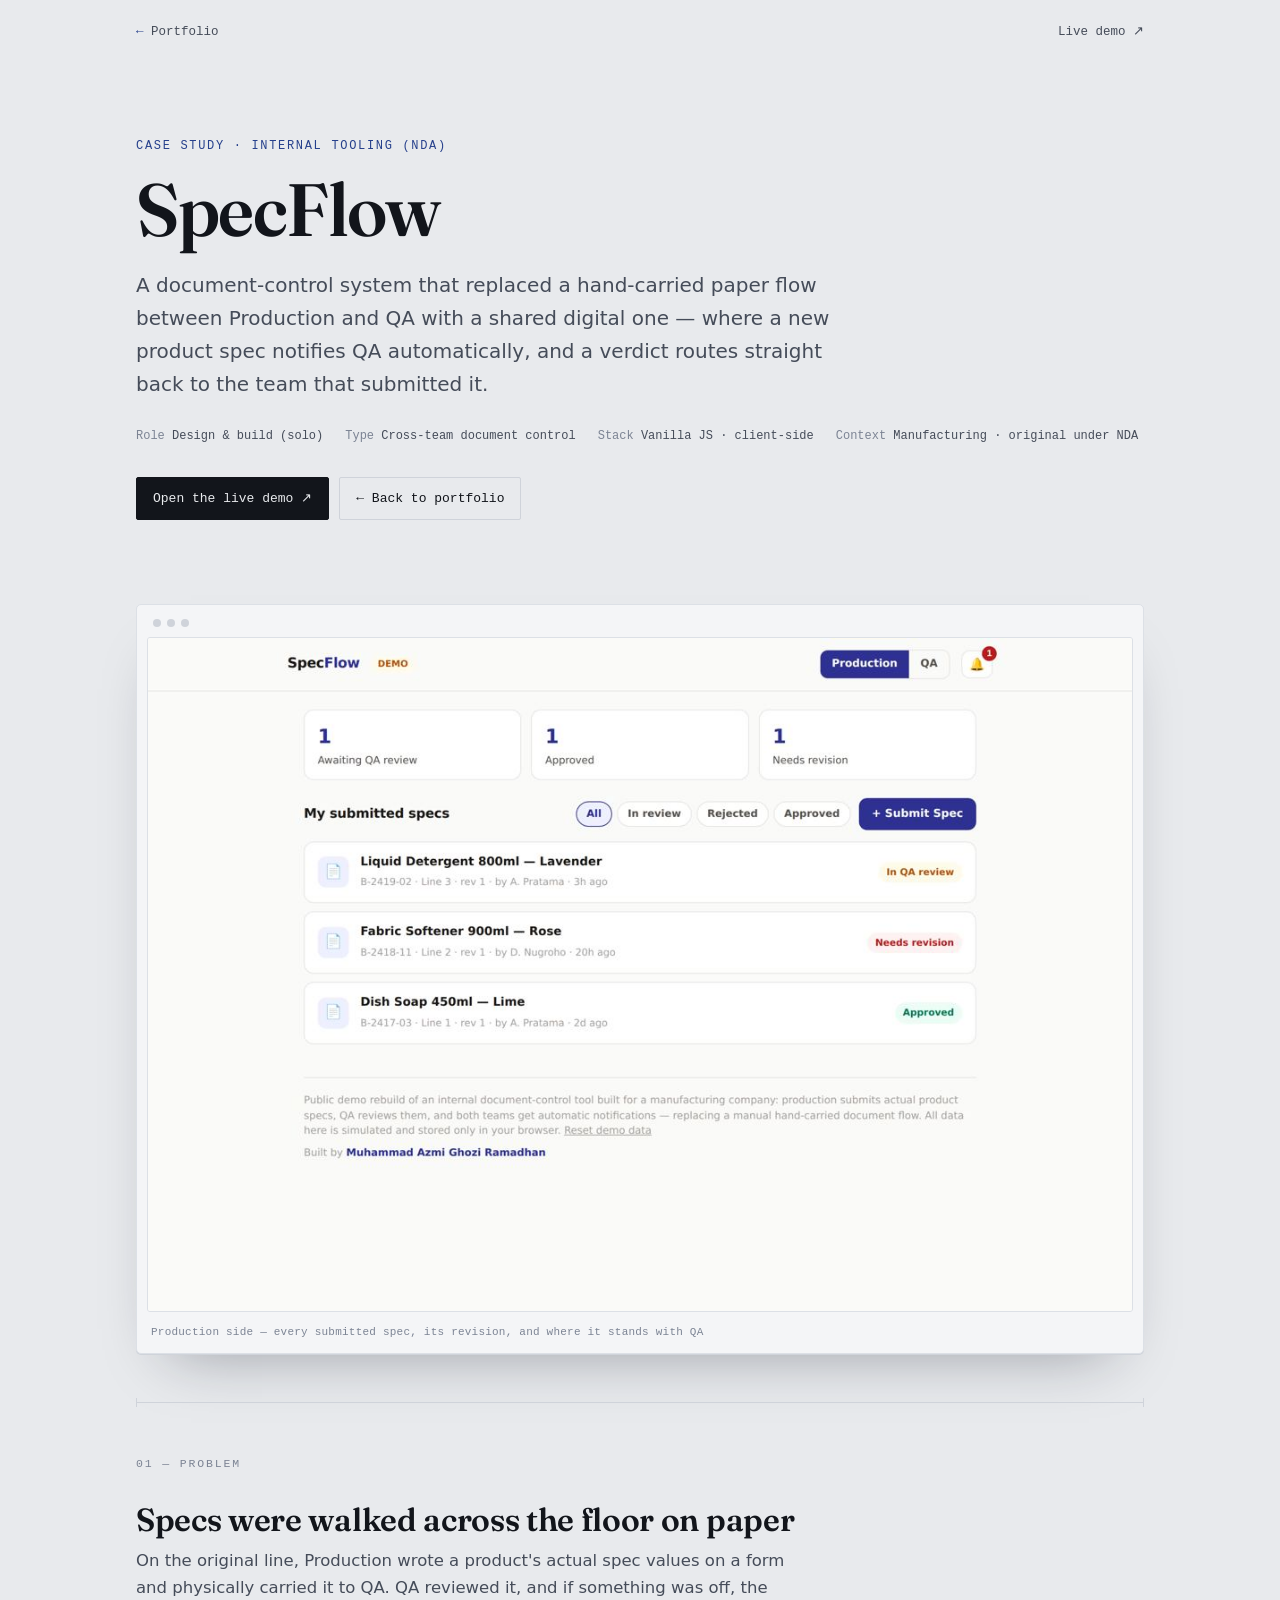
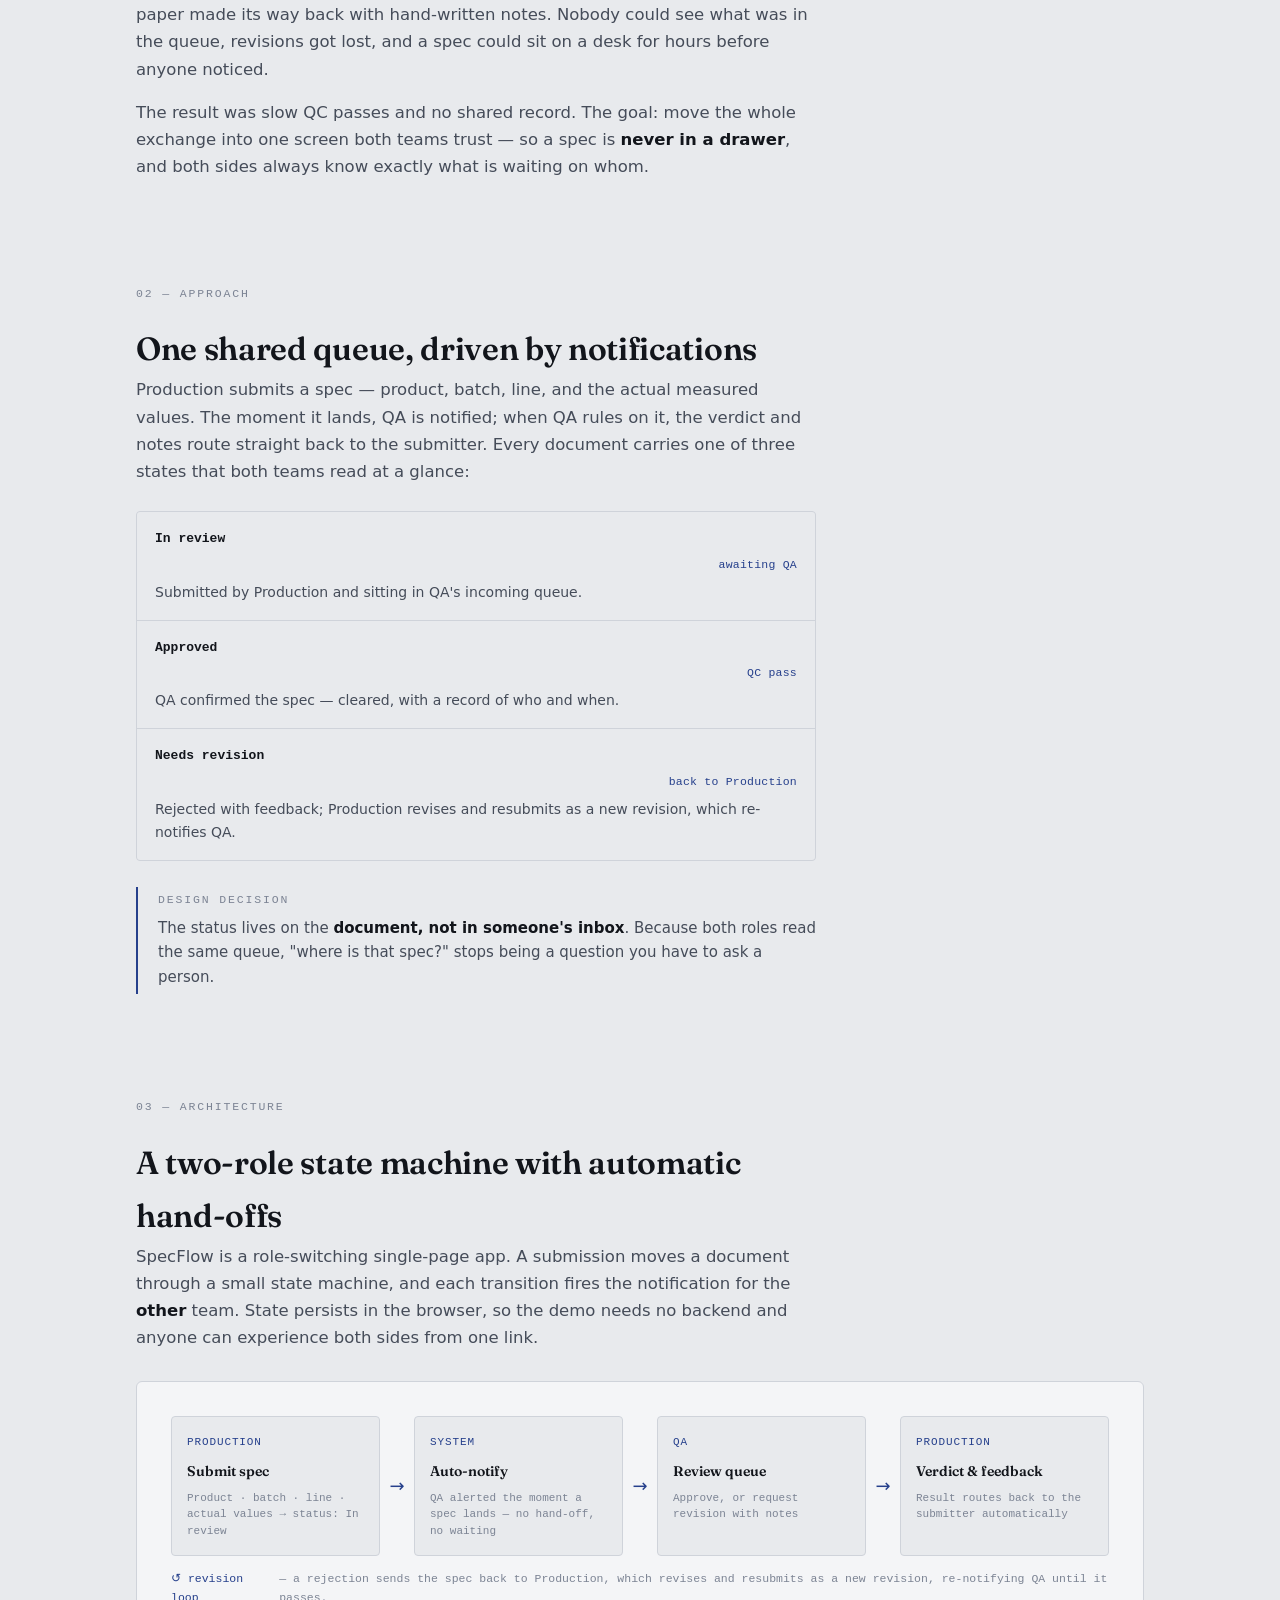
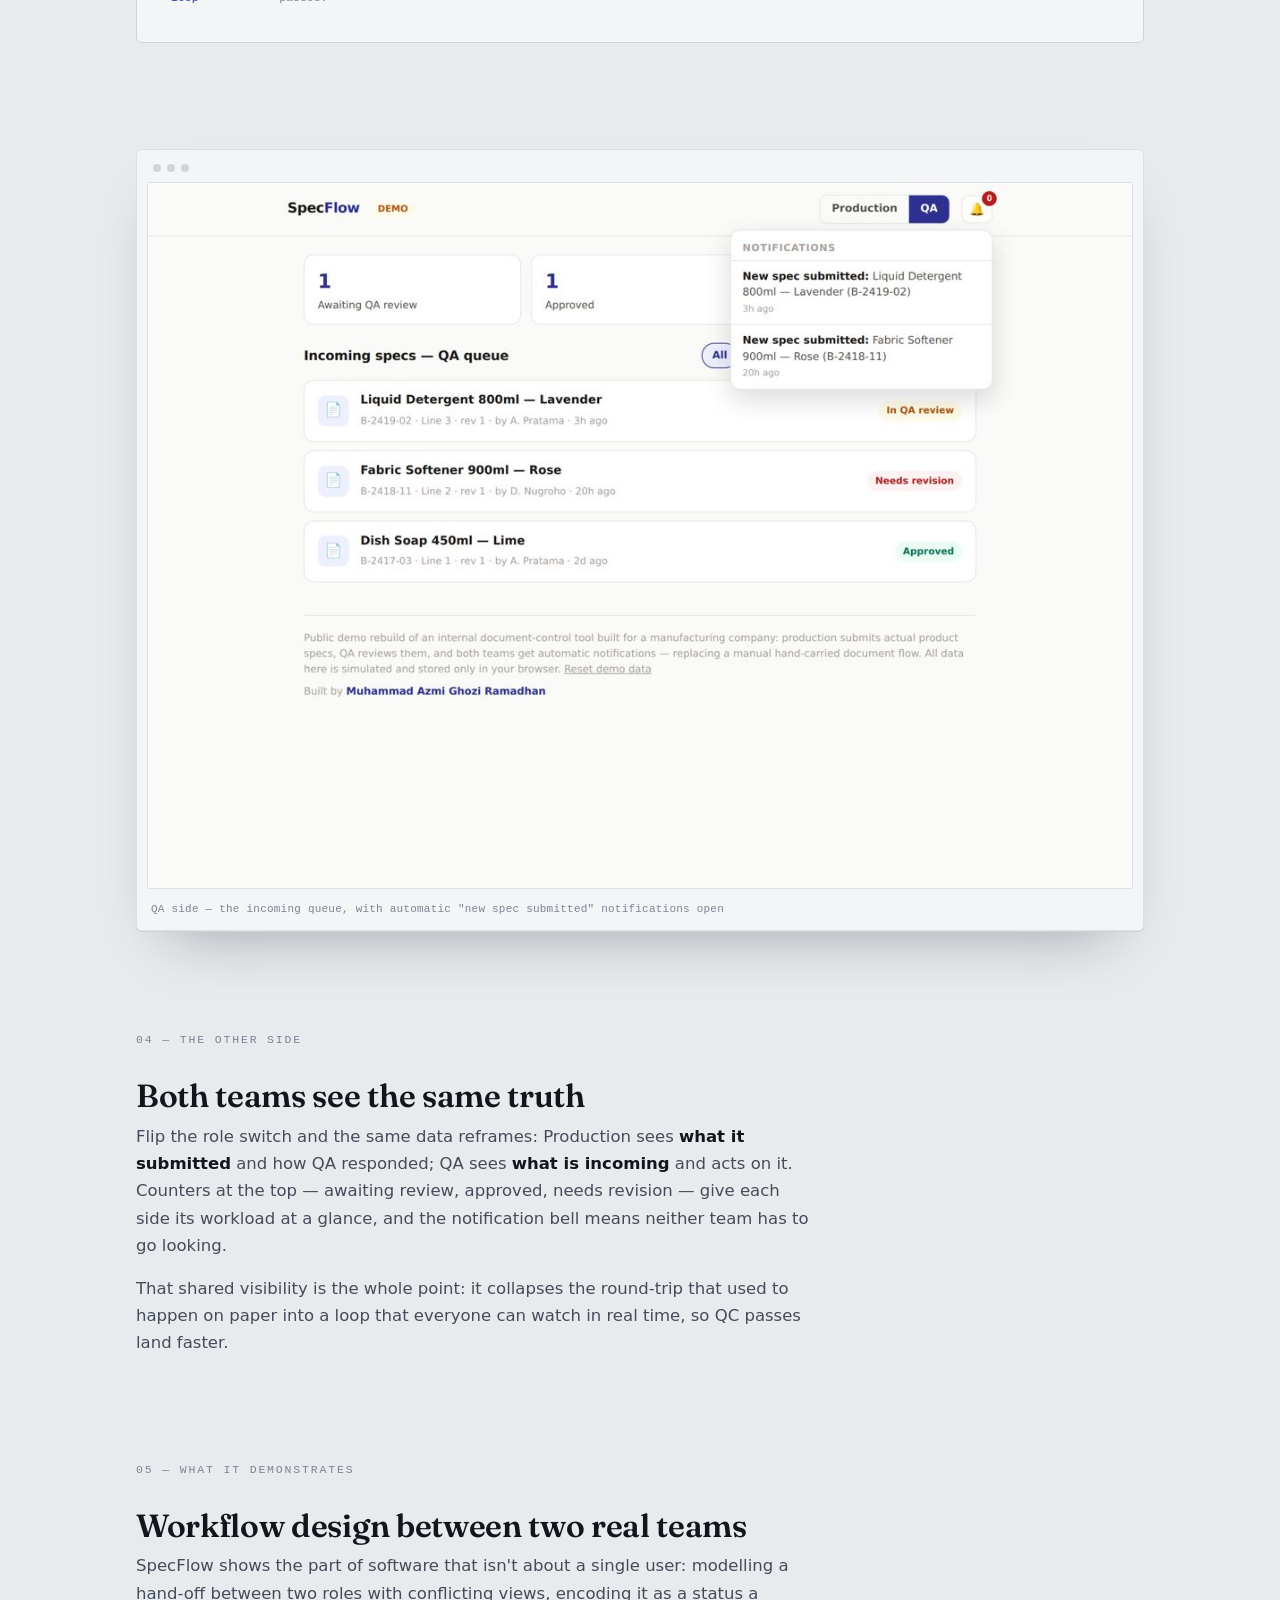
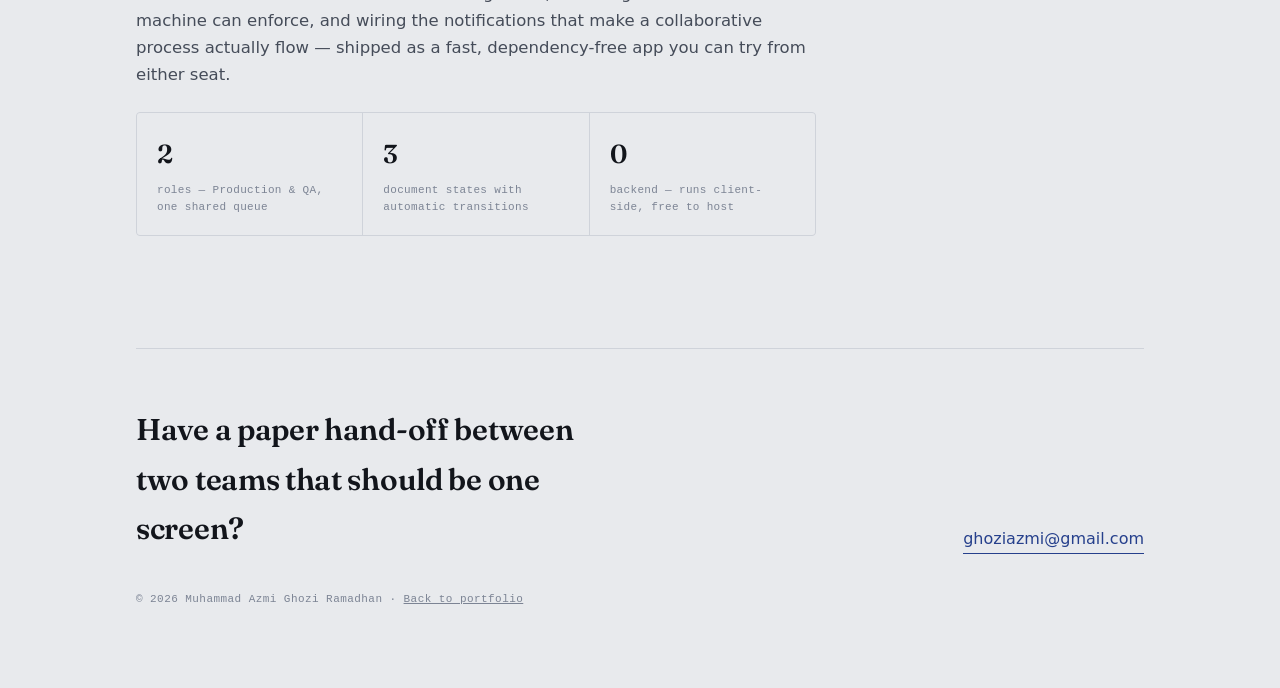
<file: projects/specflow/index.html>
<!doctype html>
<html lang="en">
<head>
<meta charset="utf-8">
<meta name="viewport" content="width=device-width, initial-scale=1">
<link rel="icon" href="/assets/favicon.svg" type="image/svg+xml">
<title>SpecFlow — Case study · Muhammad Azmi Ghozi Ramadhan</title>
<meta name="description" content="How SpecFlow works: digitizing a hand-carried Production↔QA document flow into a shared system with automatic cross-team notifications and a clear status model.">
<meta name="color-scheme" content="light dark">
<style>
  @font-face{
    font-family:"Fraunces"; font-style:normal; font-weight:400 700; font-display:swap;
    src:url("/assets/fonts/fraunces-latin.woff2") format("woff2");
  }
  :root{
    --paper:#E8EAED; --ink:#12151B; --ink-2:#454C59; --ink-3:#7C8494;
    --line:#CFD3DA; --accent:#26408C; --accent-soft:rgba(38,64,140,.08);
    --surface:#F4F5F7; --frame:#DCE0E6;
    --serif:"Fraunces","Iowan Old Style","Palatino Linotype",Palatino,Georgia,ui-serif,serif;
    --sans:ui-sans-serif,system-ui,-apple-system,"Segoe UI",Roboto,Helvetica,Arial,sans-serif;
    --mono:ui-monospace,"SF Mono","JetBrains Mono","Fira Code",Menlo,Consolas,monospace;
  }
  @media (prefers-color-scheme:dark){
    :root{
      --paper:#0F1216; --ink:#EDEFF2; --ink-2:#A9B0BC; --ink-3:#6D7482;
      --line:#262B33; --accent:#8CA0E8; --accent-soft:rgba(140,160,232,.12);
      --surface:#161A20; --frame:#20252D;
    }
  }
  :root[data-theme="light"]{
    --paper:#E8EAED; --ink:#12151B; --ink-2:#454C59; --ink-3:#7C8494;
    --line:#CFD3DA; --accent:#26408C; --accent-soft:rgba(38,64,140,.08);
    --surface:#F4F5F7; --frame:#DCE0E6;
  }
  :root[data-theme="dark"]{
    --paper:#0F1216; --ink:#EDEFF2; --ink-2:#A9B0BC; --ink-3:#6D7482;
    --line:#262B33; --accent:#8CA0E8; --accent-soft:rgba(140,160,232,.12);
    --surface:#161A20; --frame:#20252D;
  }

  *{margin:0;padding:0;box-sizing:border-box}
  html{-webkit-text-size-adjust:100%}
  body{background:var(--paper); color:var(--ink); font-family:var(--sans); line-height:1.65; -webkit-font-smoothing:antialiased; text-rendering:optimizeLegibility}
  .wrap{max-width:1120px; margin:0 auto; padding:0 clamp(20px,5vw,56px)}
  .col{max-width:680px}

  .kicker{font-family:var(--mono); font-size:12px; letter-spacing:.14em; text-transform:uppercase; color:var(--accent); font-weight:500}
  .label{font-family:var(--mono); font-size:11.5px; letter-spacing:.16em; text-transform:uppercase; color:var(--ink-3)}

  .rule{position:relative; height:1px; background:var(--line)}
  .rule::before,.rule::after{content:""; position:absolute; top:-4px; width:1px; height:9px; background:var(--line)}
  .rule::before{left:0} .rule::after{right:0}

  .topnav{display:flex; justify-content:space-between; align-items:center; padding:22px 0; font-family:var(--mono); font-size:12.5px}
  .topnav a{color:var(--ink-2); text-decoration:none}
  .topnav a:hover{color:var(--accent)}
  .topnav .back::before{content:"← "; color:var(--accent)}

  header.h{padding:clamp(40px,7vw,72px) 0 36px}
  h1{font-family:var(--serif); font-weight:600; font-size:clamp(40px,8vw,74px); line-height:.98; letter-spacing:-.02em; margin:18px 0 0}
  .dek{font-size:clamp(17px,2.2vw,20px); color:var(--ink-2); max-width:56ch; margin-top:22px}
  .metaline{display:flex; flex-wrap:wrap; gap:8px 22px; margin-top:26px; font-family:var(--mono); font-size:12px; color:var(--ink-3)}
  .metaline b{color:var(--ink-2); font-weight:500}
  .cta{margin-top:30px; display:flex; flex-wrap:wrap; gap:10px}
  .cta a{font-family:var(--mono); font-size:13px; text-decoration:none; padding:10px 16px; border:1px solid var(--line); border-radius:2px; color:var(--ink); transition:.16s}
  .cta a:hover{border-color:var(--accent); color:var(--accent)}
  .cta a.key{background:var(--ink); color:var(--paper); border-color:var(--ink)}
  .cta a.key:hover{background:var(--accent); border-color:var(--accent); color:#fff}

  .frame{background:var(--surface); border:1px solid var(--frame); border-radius:5px; padding:10px; box-shadow:0 1px 0 var(--line), 0 30px 60px -34px rgba(15,20,35,.4); margin:clamp(28px,5vw,48px) 0}
  .frame .bar{display:flex; gap:6px; padding:4px 6px 10px}
  .frame .bar i{width:8px; height:8px; border-radius:50%; background:var(--line)}
  .frame img{display:block; width:100%; height:auto; border-radius:3px; border:1px solid var(--frame)}
  .frame figcaption{font-family:var(--mono); font-size:11px; color:var(--ink-3); padding:11px 4px 2px; letter-spacing:.02em}

  section{padding:clamp(30px,5vw,52px) 0}
  .eyebrow-row{display:flex; align-items:baseline; gap:14px; margin-bottom:20px}
  h2{font-family:var(--serif); font-weight:600; font-size:clamp(23px,3.4vw,32px); letter-spacing:-.01em}
  section p{color:var(--ink-2); font-size:16.5px; margin-top:16px}
  section p:first-of-type{margin-top:0}
  .col strong{color:var(--ink); font-weight:600}

  .caps{list-style:none; margin:26px 0 0; display:grid; gap:1px; background:var(--line); border:1px solid var(--line); border-radius:4px; overflow:hidden}
  .caps li{background:var(--paper); padding:16px 18px; display:grid; grid-template-columns:minmax(0,1fr) auto; gap:6px 16px; align-items:baseline}
  .caps li b{font-family:var(--mono); font-size:13px; color:var(--ink)}
  .caps li .how{font-family:var(--mono); font-size:11.5px; color:var(--accent); letter-spacing:.02em; text-align:right}
  .caps li span{grid-column:1/-1; font-size:14px; color:var(--ink-2)}
  @media (max-width:560px){.caps li .how{text-align:left}}

  .arch{margin:30px 0 6px; border:1px solid var(--line); border-radius:6px; background:var(--surface); padding:clamp(20px,4vw,34px); overflow-x:auto}
  .flow{display:flex; align-items:stretch; gap:0; min-width:640px}
  .node{flex:1; background:var(--paper); border:1px solid var(--line); border-radius:4px; padding:16px 15px}
  .node .nt{font-family:var(--mono); font-size:11px; letter-spacing:.08em; text-transform:uppercase; color:var(--accent)}
  .node .nb{font-size:14px; color:var(--ink); margin-top:8px; font-weight:600; font-family:var(--serif)}
  .node .nd{font-family:var(--mono); font-size:11px; color:var(--ink-3); margin-top:7px; line-height:1.5}
  .arrow{flex:0 0 34px; display:flex; align-items:center; justify-content:center; color:var(--accent); font-size:18px}
  .loop{margin-top:14px; font-family:var(--mono); font-size:11.5px; color:var(--ink-3); display:flex; align-items:center; gap:8px}
  .loop b{color:var(--accent); font-weight:500}

  .note{margin:26px 0 0; border-left:2px solid var(--accent); padding:4px 0 4px 20px}
  .note p{font-size:15px; color:var(--ink-2); margin:0}
  .note .label{display:block; margin-bottom:6px}

  .facts{display:grid; grid-template-columns:repeat(3,1fr); gap:1px; background:var(--line); border:1px solid var(--line); border-radius:4px; overflow:hidden; margin-top:24px}
  @media (max-width:620px){.facts{grid-template-columns:1fr}}
  .fact{background:var(--paper); padding:20px}
  .fact b{font-family:var(--serif); font-size:26px; font-weight:600; letter-spacing:-.01em; font-variant-numeric:tabular-nums}
  .fact span{display:block; font-family:var(--mono); font-size:11px; color:var(--ink-3); margin-top:6px; letter-spacing:.03em; line-height:1.5}

  footer{padding:56px 0 80px; border-top:1px solid var(--line); margin-top:clamp(30px,6vw,60px)}
  .foot-grid{display:flex; flex-wrap:wrap; justify-content:space-between; gap:20px; align-items:end}
  footer .big{font-family:var(--serif); font-weight:600; font-size:clamp(22px,3.4vw,30px); letter-spacing:-.01em; max-width:22ch}
  footer a.mail{color:var(--accent); text-decoration:none; border-bottom:1px solid var(--accent)}
  .fine{font-family:var(--mono); font-size:11px; color:var(--ink-3); letter-spacing:.04em; margin-top:36px}
  a:focus-visible{outline:2px solid var(--accent); outline-offset:3px; border-radius:2px}
</style>
</head>
<body>
<div class="wrap">

  <nav class="topnav">
    <a class="back" href="/">Portfolio</a>
    <a href="https://gzviolet21.github.io/specflow-demo/" target="_blank" rel="noopener">Live demo ↗</a>
  </nav>

  <header class="h">
    <p class="kicker">Case study · Internal tooling (NDA)</p>
    <h1>SpecFlow</h1>
    <p class="dek">
      A document-control system that replaced a hand-carried paper flow between Production and QA
      with a shared digital one — where a new product spec notifies QA automatically, and a
      verdict routes straight back to the team that submitted it.
    </p>
    <div class="metaline">
      <span>Role <b>Design &amp; build (solo)</b></span>
      <span>Type <b>Cross-team document control</b></span>
      <span>Stack <b>Vanilla JS · client-side</b></span>
      <span>Context <b>Manufacturing · original under NDA</b></span>
    </div>
    <div class="cta">
      <a class="key" href="https://gzviolet21.github.io/specflow-demo/" target="_blank" rel="noopener">Open the live demo ↗</a>
      <a href="/">← Back to portfolio</a>
    </div>
  </header>

  <figure class="frame">
    <div class="bar"><i></i><i></i><i></i></div>
    <img src="/assets/specflow.jpg" width="1100" height="752" alt="SpecFlow Production view listing submitted specs with status pills and a submit button" />
    <figcaption>Production side — every submitted spec, its revision, and where it stands with QA</figcaption>
  </figure>

  <div class="rule"></div>

  <section>
    <div class="col">
      <div class="eyebrow-row"><span class="label">01 — Problem</span></div>
      <h2>Specs were walked across the floor on paper</h2>
      <p>
        On the original line, Production wrote a product's actual spec values on a form and
        physically carried it to QA. QA reviewed it, and if something was off, the paper made its
        way back with hand-written notes. Nobody could see what was in the queue, revisions got
        lost, and a spec could sit on a desk for hours before anyone noticed.
      </p>
      <p>
        The result was slow QC passes and no shared record. The goal: move the whole exchange into
        one screen both teams trust — so a spec is <strong>never in a drawer</strong>, and both
        sides always know exactly what is waiting on whom.
      </p>
    </div>
  </section>

  <section>
    <div class="col">
      <div class="eyebrow-row"><span class="label">02 — Approach</span></div>
      <h2>One shared queue, driven by notifications</h2>
      <p>
        Production submits a spec — product, batch, line, and the actual measured values. The
        moment it lands, QA is notified; when QA rules on it, the verdict and notes route straight
        back to the submitter. Every document carries one of three states that both teams read at
        a glance:
      </p>
      <ul class="caps">
        <li><b>In review</b><span class="how">awaiting QA</span><span>Submitted by Production and sitting in QA's incoming queue.</span></li>
        <li><b>Approved</b><span class="how">QC pass</span><span>QA confirmed the spec — cleared, with a record of who and when.</span></li>
        <li><b>Needs revision</b><span class="how">back to Production</span><span>Rejected with feedback; Production revises and resubmits as a new revision, which re-notifies QA.</span></li>
      </ul>
      <div class="note">
        <span class="label">Design decision</span>
        <p>The status lives on the <strong>document, not in someone's inbox</strong>. Because both roles read the same queue, "where is that spec?" stops being a question you have to ask a person.</p>
      </div>
    </div>
  </section>

  <section>
    <div class="col">
      <div class="eyebrow-row"><span class="label">03 — Architecture</span></div>
      <h2>A two-role state machine with automatic hand-offs</h2>
      <p>
        SpecFlow is a role-switching single-page app. A submission moves a document through a small
        state machine, and each transition fires the notification for the <strong>other</strong>
        team. State persists in the browser, so the demo needs no backend and anyone can experience
        both sides from one link.
      </p>
    </div>
    <div class="arch">
      <div class="flow">
        <div class="node">
          <div class="nt">Production</div>
          <div class="nb">Submit spec</div>
          <div class="nd">Product · batch · line · actual values → status: In review</div>
        </div>
        <div class="arrow">→</div>
        <div class="node">
          <div class="nt">System</div>
          <div class="nb">Auto-notify</div>
          <div class="nd">QA alerted the moment a spec lands — no hand-off, no waiting</div>
        </div>
        <div class="arrow">→</div>
        <div class="node">
          <div class="nt">QA</div>
          <div class="nb">Review queue</div>
          <div class="nd">Approve, or request revision with notes</div>
        </div>
        <div class="arrow">→</div>
        <div class="node">
          <div class="nt">Production</div>
          <div class="nb">Verdict &amp; feedback</div>
          <div class="nd">Result routes back to the submitter automatically</div>
        </div>
      </div>
      <div class="loop"><b>↺ revision loop</b> — a rejection sends the spec back to Production, which revises and resubmits as a new revision, re-notifying QA until it passes.</div>
    </div>
  </section>

  <figure class="frame">
    <div class="bar"><i></i><i></i><i></i></div>
    <img src="/assets/specflow-qa.jpg" width="1100" height="789" loading="lazy" alt="SpecFlow QA queue with the notifications panel open showing automatic new-spec alerts" />
    <figcaption>QA side — the incoming queue, with automatic "new spec submitted" notifications open</figcaption>
  </figure>

  <section>
    <div class="col">
      <div class="eyebrow-row"><span class="label">04 — The other side</span></div>
      <h2>Both teams see the same truth</h2>
      <p>
        Flip the role switch and the same data reframes: Production sees <strong>what it
        submitted</strong> and how QA responded; QA sees <strong>what is incoming</strong> and acts
        on it. Counters at the top — awaiting review, approved, needs revision — give each side its
        workload at a glance, and the notification bell means neither team has to go looking.
      </p>
      <p>
        That shared visibility is the whole point: it collapses the round-trip that used to happen
        on paper into a loop that everyone can watch in real time, so QC passes land faster.
      </p>
    </div>
  </section>

  <section>
    <div class="col">
      <div class="eyebrow-row"><span class="label">05 — What it demonstrates</span></div>
      <h2>Workflow design between two real teams</h2>
      <p>
        SpecFlow shows the part of software that isn't about a single user: modelling a hand-off
        between two roles with conflicting views, encoding it as a status a machine can enforce, and
        wiring the notifications that make a collaborative process actually flow — shipped as a fast,
        dependency-free app you can try from either seat.
      </p>
      <div class="facts">
        <div class="fact"><b>2</b><span>roles — Production &amp; QA, one shared queue</span></div>
        <div class="fact"><b>3</b><span>document states with automatic transitions</span></div>
        <div class="fact"><b>0</b><span>backend — runs client-side, free to host</span></div>
      </div>
    </div>
  </section>

  <footer>
    <div class="foot-grid">
      <p class="big">Have a paper hand-off between two teams that should be one screen?</p>
      <a class="mail" href="mailto:ghoziazmi@gmail.com">ghoziazmi@gmail.com</a>
    </div>
    <p class="fine">© 2026 Muhammad Azmi Ghozi Ramadhan · <a href="/" style="color:inherit">Back to portfolio</a></p>
  </footer>

</div>
</body>
</html>
</file>
<file: caseforge/styles.css>
:root{--ink:#152442;--navy:#102044;--blue:#3564ef;--blue-dark:#234cc8;--soft:#f6f8fc;--line:#dfe5ef;--muted:#728099;--green:#1da879;--amber:#e29832;--red:#d95f56}*{box-sizing:border-box}body{margin:0;background:var(--soft);color:var(--ink);font:14px 'DM Sans',Arial,sans-serif}.topbar{height:68px;padding:0 max(28px,calc((100vw - 1280px)/2));background:#fff;border-bottom:1px solid var(--line);display:flex;align-items:center;justify-content:space-between}.brand{color:var(--navy);font:800 20px Manrope;text-decoration:none;letter-spacing:-1px}.brand span{display:inline-grid;place-items:center;margin-right:7px;width:27px;height:27px;border-radius:9px;background:#86e0c4;color:var(--navy);font:800 21px Georgia}.brand em{font:500 11px 'DM Sans';letter-spacing:0;color:#6f7d96;margin-left:6px}.practice-label,.progress-text{color:var(--muted);font-size:12px}.timer{border:1px solid #d5ddec;border-radius:6px;padding:7px 10px;color:#2e457a;background:#f9faff;font:700 12px 'DM Sans'}.eyebrow{margin:0 0 9px;color:#697b9d;font-size:10px;font-weight:700;letter-spacing:1.25px}.welcome{min-height:calc(100vh - 68px);max-width:1120px;margin:auto;padding:84px 28px;display:grid;grid-template-columns:1.1fr .8fr;gap:90px;align-items:center}.welcome h1,.video-copy h1,.result-hero h1{font:800 clamp(36px,5vw,58px)/1.08 Manrope;letter-spacing:-2.5px;margin:0 0 18px}.lede{font-size:17px;line-height:1.6;color:#61708c;max-width:570px;margin:0}.setup-cards{display:flex;gap:10px;margin:34px 0}.setup-cards div{width:112px;padding:13px;border-radius:9px;border:1px solid var(--line);background:#fff}.setup-cards span{display:block;font:800 19px Manrope}.setup-cards small{color:var(--muted);font-size:11px}.primary,.text-button{border:0;cursor:pointer;font:700 12px 'DM Sans'}.primary{padding:11px 15px;background:var(--blue);color:#fff;border-radius:7px;box-shadow:0 5px 13px #3564ef30}.primary:hover{background:var(--blue-dark)}.primary:disabled{opacity:.45;cursor:not-allowed}.primary span{margin-left:9px;font-size:16px;line-height:0}.primary.large{padding:14px 17px;font-size:13px}.fine{max-width:560px;margin-top:16px;color:#8793a8;font-size:11px;line-height:1.5}.case-card{padding:31px;background:var(--navy);border-radius:15px;color:#eaf0ff;box-shadow:0 22px 55px #10204430}.case-icon{width:39px;height:39px;display:grid;place-items:center;border-radius:11px;background:#e8f2ff;color:#4073ff;font-size:23px}.case-card .eyebrow{margin-top:38px;color:#9db0dc}.case-card h2{font:800 27px Manrope;margin:0 0 8px}.case-card>p:not(.eyebrow){color:#b9c7e4;line-height:1.65}.objective{border-top:1px solid #324365;margin-top:24px;padding-top:18px}.objective span{display:block;color:#91a3ce;font-size:10px;text-transform:uppercase;letter-spacing:1px;font-weight:bold}.objective b{display:block;margin-top:7px;font-size:13px;line-height:1.5}.assessment-layout{max-width:1280px;min-height:calc(100vh - 68px);margin:auto;display:grid;grid-template-columns:.98fr 1.02fr}.case-pane{padding:47px 45px 50px;align-self:stretch;border-right:1px solid var(--line);background:#fff}.case-context{max-width:505px}.case-context h1{font:800 23px Manrope;margin:0 0 9px;letter-spacing:-.6px}.case-context>p:not(.eyebrow){margin:0;color:#718099;font-size:13px;line-height:1.55}.exhibit{margin-top:31px;border:1px solid #d9e0eb;border-radius:9px;overflow:hidden;background:#fff;box-shadow:0 3px 10px #16234008}.exhibit-head{padding:14px 16px;border-bottom:1px solid #e3e8f0;display:flex;justify-content:space-between;align-items:start}.exhibit-head span,.exhibit-head small{display:block}.exhibit-head span{font:700 12px 'DM Sans'}.exhibit-head small{margin-top:3px;color:#7d8ba1;font-size:10px}.expand{border:0;background:transparent;color:#78869b;font-size:16px}.table-wrap{overflow:auto}.exhibit-cards{display:none}.exhibit table{border-collapse:collapse;width:100%;font-size:12px}.exhibit th{padding:11px 15px;color:#718097;text-align:left;background:#f8f9fc;font-size:10px;font-weight:700}.exhibit td{padding:12px 15px;border-top:1px solid #edf0f4}.exhibit td:not(:first-child){font-weight:600}.exhibit-insight{margin:0;padding:11px 15px;color:#66758f;background:#fbfcfe;border-top:1px solid #edf0f4;font-size:11px;line-height:1.45}.empty-exhibit{display:grid;place-items:center;min-height:250px;text-align:center;color:#8a96a9;padding:24px}.empty-exhibit span{font-size:30px;color:#b7c2d6}.empty-exhibit p{margin:12px 0 3px;color:#66758e}.empty-exhibit small{font-size:11px}.question-pane{padding:61px 50px 41px;background:var(--soft);display:flex;flex-direction:column;min-width:0}.question-head{display:flex;justify-content:space-between;align-items:center}.pill{display:inline-block;border-radius:12px;background:#e7edff;color:#4565cf;padding:5px 8px;font-size:10px;font-weight:700}.locked{color:#8a97ab;font-size:10px}.question-pane h2{max-width:660px;font:700 clamp(23px,2.4vw,31px)/1.28 Manrope;letter-spacing:-.8px;margin:24px 0 10px}.instruction{margin:0 0 27px;color:#76849b;font-size:13px}.choices{display:grid;gap:9px;max-width:690px}.choice{border:1px solid #dce3ed;background:#fff;border-radius:8px;padding:13px 14px;display:flex;align-items:center;gap:12px;text-align:left;color:#34425d;cursor:pointer;font:500 13px 'DM Sans';transition:.15s}.choice:hover{border-color:#a9b9e2;background:#fbfcff}.choice.selected{border-color:#5375eb;background:#eef2ff;color:#2749b5;box-shadow:0 0 0 1px #5375eb}.choice i{display:grid;place-items:center;flex:0 0 24px;width:24px;height:24px;border:1px solid #cbd4e1;border-radius:50%;color:#687893;font-style:normal;font-size:11px;font-weight:bold}.choice.selected i{border-color:#4f71ea;background:#4f71ea;color:#fff}.choice b{display:none;margin-left:auto}.multi .choice.selected b{display:block}.number-field{max-width:480px;display:block}.number-field>span{display:block;font-weight:700;font-size:12px}.number-field small{margin-left:4px;color:#8290a8;font-weight:500}.number-field input{width:100%;margin:10px 0 7px;padding:16px;border:1px solid #cdd7e6;border-radius:8px;background:#fff;color:#182744;font:700 24px Manrope;outline:none}.number-field input:focus{border-color:#5375eb;box-shadow:0 0 0 3px #dbe4ff}.number-field em{color:#8692a5;font-size:10px;font-style:normal}.question-footer{display:flex;justify-content:space-between;align-items:center;margin-top:auto;padding-top:35px}.calculator{border:0;background:none;color:#5268b8;cursor:pointer;font:700 12px 'DM Sans'}.calc-popover{position:fixed;right:max(30px,calc((100vw - 1280px)/2));bottom:30px;z-index:5;width:238px;padding:13px;background:#fff;border:1px solid #dce3ed;border-radius:10px;box-shadow:0 14px 40px #1c2c4a20}.calc-popover.hidden{display:none}.calc-popover>div{display:flex;justify-content:space-between}.calc-popover>div button{border:0;background:none;font-size:19px;color:#77869c}.calc-popover input{width:100%;padding:10px;margin:11px 0;border:1px solid #dce3ed;border-radius:6px;text-align:right;color:#263653;font:700 19px Manrope}.calc-keys{display:grid;grid-template-columns:repeat(4,1fr);gap:5px}.calc-keys button{border:0;border-radius:5px;padding:9px;background:#f3f5f9;color:#34425c;cursor:pointer;font:700 13px 'DM Sans'}.calc-keys button:hover{background:#e8edfb}.calc-keys .clear{grid-column:span 4;color:#d15d54}.video-room{max-width:1120px;min-height:calc(100vh - 68px);margin:auto;padding:71px 28px;display:grid;grid-template-columns:1fr .82fr;gap:90px;align-items:center}.video-copy h1{font-size:42px;max-width:560px;margin-top:14px}.video-copy>p:not(.eyebrow){max-width:580px;color:#66758f;line-height:1.65;font-size:15px}.video-framework{margin:27px 0;padding:16px;border:1px solid #dde4ef;border-radius:9px;background:#fff;color:#52617b;font-size:12px}.video-framework b{color:#233450}.video-framework ol{padding-left:18px;margin:9px 0 0;line-height:1.7}.text-button{display:block;margin:14px 0 0;padding:0;background:none;color:#6578bd;text-decoration:underline;font-weight:600}.video-card{padding:15px;background:#17294f;border-radius:13px;box-shadow:0 22px 55px #1020442b}.video-top{padding:4px 2px 13px;display:flex;align-items:center;color:#cbd7f3;font-size:10px;font-weight:700;letter-spacing:.7px}.live-dot{width:7px;height:7px;margin-right:6px;border-radius:50%;background:#f1665e}.video-top b{margin-left:auto;color:#fff;font:700 14px Manrope;letter-spacing:0}.camera{position:relative;min-height:290px;border-radius:8px;background:#0b1530;overflow:hidden}.camera video{width:100%;height:min(290px,55vh);object-fit:cover}.camera-placeholder{position:absolute;inset:0;display:grid;place-content:center;text-align:center;color:#d3ddf3}.camera-placeholder span{font-size:31px;color:#86a1e5}.camera-placeholder b,.camera-placeholder small{display:block}.camera-placeholder b{margin-top:10px}.camera-placeholder small{margin-top:5px;color:#a3b2d1;font-size:10px}.camera-placeholder.hidden{display:none}.video-tip{margin:12px 3px 2px;color:#b5c3e2;font-size:10px;line-height:1.45}.results{max-width:1120px;margin:auto;padding:56px 28px 80px}.result-hero{padding:37px 42px;display:flex;align-items:center;justify-content:space-between;border-radius:14px;background:var(--navy);color:#fff}.result-hero .eyebrow{color:#a9bada}.result-hero h1{font-size:34px;letter-spacing:-1.4px;margin-bottom:9px}.result-hero p:not(.eyebrow){max-width:590px;margin:0 0 22px;color:#c0cce3;line-height:1.55}.score-ring{--ring:#75d8b9;width:142px;height:142px;display:grid;place-items:center;border-radius:50%;background:conic-gradient(var(--ring) calc(var(--score)*1%),#314565 0);flex:0 0 auto}.score-ring>div{width:116px;height:116px;display:grid;place-content:center;text-align:center;border-radius:50%;background:var(--navy)}.score-ring b{font:800 38px Manrope;line-height:1}.score-ring small{margin-top:5px;color:#aab9d5;font-size:11px}.feedback-grid{display:grid;grid-template-columns:1.02fr .98fr;gap:18px;margin:19px 0}.feedback-card{padding:24px;border:1px solid var(--line);border-radius:11px;background:#fff}.feedback-card h2{font:700 18px Manrope;margin:0 0 18px;letter-spacing:-.4px}.capability{margin:16px 0}.capability>div{display:flex;justify-content:space-between;color:#54647d;font-size:12px}.capability b{color:#263753}.capability i{display:block;height:7px;margin-top:7px;border-radius:6px;overflow:hidden;background:#edf0f5}.capability em{display:block;height:100%;background:#5576ec;border-radius:6px}.video-score{margin-top:22px;padding-top:15px;border-top:1px solid #e9edf3}.video-score span,.video-score small{display:block}.video-score span{color:#2b6c61;font-weight:700;font-size:11px}.video-score small{margin-top:4px;color:#7c899d;font-size:11px}.coach{background:#eef3ff;border-color:#dce5ff}.coach .eyebrow{color:#526fca}.coach>p:not(.eyebrow){color:#586982;line-height:1.65;font-size:13px}.coach>div{margin-top:19px;padding:13px;border-radius:7px;background:#fff;color:#5a687e;font-size:11px;line-height:1.55}.coach>div b,.coach>div span{display:block}.coach>div b{margin-bottom:5px;color:#263754}.answer-review>div>p{margin:-12px 0 18px;color:#7a879c;font-size:12px}.answer-review details{border-top:1px solid #e8edf3}.answer-review summary{display:flex;gap:11px;align-items:center;padding:15px 0;cursor:pointer;list-style:none;font-size:12px}.answer-review summary::-webkit-details-marker{display:none}.result-icon{display:grid;place-items:center;width:23px;height:23px;border-radius:50%;font-size:11px}.result-icon.right{background:#e8f8f0;color:#289a6e}.result-icon.wrong{background:#fff0ed;color:#d95f56}.answer-review summary em{margin-left:auto;font-style:normal;font-size:10px}.answer-review summary i{color:#7f8ca1;font-style:normal}.answer-detail{padding:0 0 17px 34px;color:#60708a;font-size:12px}.answer-detail p{margin:0 0 10px;line-height:1.5}.answer-detail div{display:flex;gap:14px;padding:5px 0}.answer-detail span{width:112px;color:#8a96a9}.answer-detail b{color:#30405e}.answer-detail small{display:block;margin-top:9px;max-width:700px;color:#6e7c92;line-height:1.5}@media(max-width:720px){.topbar{padding:0 18px}.practice-label{display:none}.welcome,.video-room{padding:42px 20px;grid-template-columns:1fr;gap:40px}.welcome h1{font-size:42px}.assessment-layout{grid-template-columns:1fr}.case-pane{padding:32px 22px;border-right:0;border-bottom:1px solid var(--line)}.question-pane{padding:34px 22px;min-height:530px}.question-pane h2{font-size:25px}.result-hero{padding:27px;align-items:start;gap:25px;flex-direction:column}.feedback-grid{grid-template-columns:1fr}.results{padding:30px 18px 50px}.score-ring{width:114px;height:114px}.score-ring>div{width:92px;height:92px}.score-ring b{font-size:29px}.locked{display:none}.setup-cards div{flex:1;min-width:0}.video-copy h1{font-size:35px}.calc-popover{left:0;right:0;bottom:0;top:auto;width:100%;max-height:70vh;border-radius:16px 16px 0 0;padding:13px 16px 22px}.calc-popover::before{content:"";display:block;width:36px;height:4px;margin:0 auto 12px;border-radius:3px;background:#dce3ed}.calc-keys button{padding:14px 9px;font-size:15px}.expand{min-width:36px;min-height:36px;display:grid;place-items:center}.table-wrap{display:none}.exhibit-cards{display:grid;gap:8px;padding:12px}.exhibit-card{border:1px solid #edf0f4;border-radius:8px;padding:10px 12px;background:#fbfcfe}.exhibit-card b{display:block;margin-bottom:6px;color:#1c2c4a;font-size:12px}.exhibit-card div{display:flex;justify-content:space-between;gap:10px;padding:3px 0;font-size:11px}.exhibit-card small{color:#7d8ba1}.exhibit-card em{font-style:normal;font-weight:600;color:#33425f}}@media(max-width:380px){.topbar{flex-wrap:wrap;height:auto;min-height:60px;row-gap:6px;padding:10px 16px}.brand{order:1}.font-controls{order:2}.progress-text{order:3;flex:1 1 100%;font-size:11px}.timer{order:4;margin-left:auto}.setup-cards{flex-wrap:wrap}.setup-cards div{flex:1 1 calc(50% - 5px)}}
.role-toggle{display:inline-flex;border:1px solid var(--line);border-radius:8px;overflow:hidden}.role-toggle button{border:0;background:transparent;color:var(--muted);font:700 11px 'DM Sans';padding:6px 11px;cursor:pointer;white-space:nowrap}.role-toggle button.active{background:var(--blue);color:#fff}.role-toggle button:not(.active):hover{background:#eef2ff;color:#3f52a3}@media(max-width:720px){.practice-label{display:block!important}.role-toggle button{padding:6px 9px;font-size:10px}}
</file>
<file: caseforge/bot.css>
.bot-note {
  display: flex;
  align-items: center;
  gap: 9px;
  margin-bottom: 25px;
}

.bot-note > span {
  display: grid;
  place-items: center;
  width: 27px;
  height: 27px;
  border-radius: 50%;
  background: #c9f0e4;
  color: #17344b;
  font: 800 19px Georgia;
}

.bot-note p { margin: 0; color: #5f6f8a; font-size: 11px; }
.bot-note b { display: block; color: #263957; font-size: 11px; }
.bot-note small { font-size: 11px; }

.mode-picker {
  display: grid;
  grid-template-columns: repeat(2, minmax(0, 1fr));
  gap: 10px;
  max-width: 530px;
  margin: 8px 0 18px;
}

.mode {
  padding: 13px;
  text-align: left;
  border: 1px solid #dfe5ef;
  border-radius: 8px;
  background: #fff;
  color: #52617b;
  cursor: pointer;
}

.mode b, .mode small { display: block; }
.mode b { color: #263754; font: 700 12px 'DM Sans'; }
.mode small { margin-top: 4px; font-size: 10px; }
.mode.selected { border-color: #5375eb; background: #eef2ff; box-shadow: 0 0 0 1px #5375eb; }

.instant-feedback {
  max-width: 690px;
  margin: 20px 0 2px;
  padding: 13px 15px;
  border-radius: 8px;
  font-size: 12px;
  line-height: 1.5;
}

.instant-feedback b, .instant-feedback span { display: block; }
.instant-feedback b { margin-bottom: 4px; }
.instant-feedback.correct { background: #eaf8f2; color: #237857; }
.instant-feedback.incorrect { background: #fff4e9; color: #9a5f20; }

.choice:disabled { cursor: default; opacity: .78; }

@media (max-width: 720px) {
  .mode-picker { grid-template-columns: 1fr; }
}

.history-card {
  max-width: 1064px;
  margin: 0 auto 64px;
  padding: 22px 26px;
  display: grid;
  grid-template-columns: .9fr 1.1fr;
  gap: 28px;
  border: 1px solid #dfe5ef;
  border-radius: 11px;
  background: #fff;
}

.history-card h2 { margin: 0 0 7px; color: #263754; font: 700 17px Manrope; }
.history-card p:not(.eyebrow) { margin: 0; color: #748198; font-size: 12px; line-height: 1.5; }
.history-list { display: grid; gap: 8px; }
.history-list > div { display: grid; grid-template-columns: 1fr auto; column-gap: 12px; align-items: center; padding: 9px 0; border-bottom: 1px solid #edf0f5; }
.history-list > div:last-child { border-bottom: 0; }
.history-list span { color: #34435e; font-size: 12px; font-weight: 700; }
.history-list small { grid-column: 1; margin-top: 2px; color: #8390a4; font-size: 10px; }
.history-list b { grid-column: 2; grid-row: 1 / span 2; color: #4569de; font: 700 18px Manrope; }

@media (max-width: 720px) {
  .history-card { grid-template-columns: 1fr; margin: 0 20px 42px; }
}

.library { max-width: 1064px; margin: 0 auto 20px; padding: 0 0 8px; }
.library-head { display: flex; align-items: end; justify-content: space-between; margin-bottom: 15px; }
.library-head h2 { margin: 0; color: #263754; font: 700 21px Manrope; }
.random-case { border: 1px solid #d7e0f3; border-radius: 7px; background: #fff; color: #4865c8; padding: 9px 11px; cursor: pointer; font: 700 11px 'DM Sans'; }
.case-grid { display: grid; grid-template-columns: repeat(3, 1fr); gap: 12px; }
.case-tile { min-height: 200px; padding: 17px; display: flex; flex-direction: column; justify-content: space-between; border: 1px solid #dfe5ef; border-radius: 10px; background: #fff; transition: .15s; }
.case-tile:hover { border-color: #91a7ec; box-shadow: 0 8px 22px #17294f12; transform: translateY(-2px); }
.difficulty { display: inline-block; padding: 4px 7px; border-radius: 10px; background: #f0edff; color: #6654b8; font-size: 9px; font-weight: 700; }
.case-tile h3 { margin: 12px 0 7px; color: #263754; font: 700 15px Manrope; }
.case-tile p { margin: 0; color: #718098; font-size: 11px; line-height: 1.5; }
.case-tile footer { display: flex; align-items: center; justify-content: space-between; gap: 8px; margin-top: 15px; }
.case-tile footer small { color: #8a96aa; font-size: 9px; }
.choose-case { border: 0; background: none; color: #4166dd; cursor: pointer; font: 700 11px 'DM Sans'; }

.chat-pane { padding-top: 34px; background: #f4f7fc; }
.chat-pane .bot-note { margin-bottom: 12px; padding: 12px; border: 1px solid #dce5f2; border-radius: 12px 12px 12px 3px; background: #fff; max-width: 620px; }
.chat-meta { display: flex; justify-content: space-between; margin: 0 0 15px; color: #8391a9; font-size: 10px; }
.chat-meta span:last-child { color: #3ba57b; }
.chat-pane .question-head { max-width: 680px; margin-left: 10px; }
.chat-pane h2 { max-width: 680px; margin-top: 12px; padding: 18px; border: 1px solid #dce5f2; border-radius: 13px 13px 13px 3px; background: #fff; font-size: clamp(21px,2.1vw,28px); }
.chat-pane .instruction { max-width: 660px; margin-left: 18px; }
.chat-pane .choices, .chat-pane .number-field { margin-left: 38px; }
.chat-pane .choice { border-radius: 12px 12px 3px 12px; }
.chat-pane .choice.selected { background: #dfe8ff; }
.response-ready { max-width: 260px; margin: 19px 0 0 auto; padding: 10px 13px; border-radius: 12px 12px 3px 12px; background: #dfe8ff; color: #2e4eab; font-size: 11px; }
.response-ready span { display: block; margin-top: 3px; color: #6075b6; font-size: 10px; }

@media (max-width: 720px) { .library { margin: 0 20px 20px; }.case-grid { grid-template-columns: 1fr; }.library-head { align-items: start; gap: 12px; flex-direction: column; }.chat-pane .question-head,.chat-pane .instruction,.chat-pane .choices,.chat-pane .number-field,.reasoning-field,.short-answer-field { margin-left: 0; } }

.coach-dashboard { max-width: 1064px; margin: 20px auto; padding: 23px 26px; display: grid; grid-template-columns: 1fr .8fr; gap: 30px; border-radius: 11px; background: #102044; color: #fff; }
.coach-dashboard h2 { margin: 0 0 7px; font: 700 18px Manrope; }.coach-dashboard p:not(.eyebrow) { margin: 0; color: #c5d1e9; font-size: 12px; line-height: 1.5; }.coach-dashboard .eyebrow { color: #9eb3e1; }.drill-button { margin-top: 14px; padding: 9px 11px; border: 0; border-radius: 6px; background: #89e2c5; color: #133242; cursor: pointer; font: 700 11px 'DM Sans'; }.notebook { display: grid; align-content: start; gap: 8px; padding: 14px; border-radius: 8px; background: #1d315b; font-size: 11px; }.notebook span { display: flex; justify-content: space-between; color: #d2ddf5; }.notebook em { color: #89e2c5; font-style: normal; font-weight: 700; }
.drill-room { max-width: 760px; min-height: calc(100vh - 68px); margin: auto; padding: 90px 28px; }.drill-room h1 { margin: 0 0 25px; font: 800 38px Manrope; color: #233754; }.drill-bubble { display: flex; gap: 10px; max-width: 650px; padding: 17px; border: 1px solid #dce5f2; border-radius: 13px 13px 13px 3px; background: #fff; }.drill-bubble>span { display: grid; place-items: center; flex: 0 0 27px; width: 27px; height: 27px; border-radius: 50%; background: #c9f0e4; color: #17344b; font: 800 18px Georgia; }.drill-bubble p { margin: 0; line-height: 1.55; }.drill-bubble b { display: block; color: #2b4063; }.drill-room textarea { display: block; width: 100%; height: 150px; margin: 18px 0 12px; padding: 14px; border: 1px solid #cfd9e8; border-radius: 9px; background: #fff; font: 13px 'DM Sans'; resize: vertical; }
.video-rubric { margin-top: 18px; padding: 22px 24px; display: grid; grid-template-columns: 1.2fr 1fr 1fr; gap: 11px; border: 1px solid #dce5f2; border-radius: 11px; background: #f7f9ff; }.video-rubric h2 { margin: 0; font: 700 17px Manrope; }.video-rubric label { display: flex; gap: 7px; align-items: center; color: #5d6d86; font-size: 11px; }.video-rubric input { accent-color: #456be7; }
@media (max-width: 720px) { .coach-dashboard { grid-template-columns: 1fr; margin: 20px; }.video-rubric { grid-template-columns: 1fr; } }

.review-handoff{margin-top:18px;padding:24px;display:flex;align-items:center;justify-content:space-between;gap:20px;border:1px solid #dce5f2;border-radius:11px;background:#fff}.review-handoff h2{margin:0 0 6px;font:700 18px Manrope}.review-handoff p:not(.eyebrow){max-width:600px;margin:0;color:#718098;font-size:12px;line-height:1.5}
.recruiter-shell{max-width:1200px;margin:auto;padding:40px 28px 70px}.recruiter-hero{padding:30px;display:flex;align-items:center;justify-content:space-between;gap:20px;border-radius:13px;background:#102044;color:#fff}.recruiter-hero .eyebrow{color:#a7b8df}.recruiter-hero h1{margin:0 0 7px;font:800 29px Manrope}.recruiter-hero p:not(.eyebrow){margin:0;color:#c2cde4;font-size:13px}.back-candidate{border:1px solid #526889;border-radius:7px;background:transparent;color:#e8efff;padding:9px 11px;cursor:pointer;font:600 11px 'DM Sans'}.recruiter-metrics{display:grid;grid-template-columns:repeat(4,1fr);margin:17px 0;border:1px solid #dfe5ef;border-radius:10px;background:#fff}.recruiter-metrics article{padding:17px;border-right:1px solid #e5eaf1}.recruiter-metrics article:last-child{border:0}.recruiter-metrics small{display:block;color:#7f8ca2;font-size:9px;font-weight:700;letter-spacing:.6px}.recruiter-metrics b{display:block;margin:4px 0;color:#263754;font:700 23px Manrope}.recruiter-metrics span{color:#7d899d;font-size:10px}.review-controls{display:flex;justify-content:space-between;align-items:center;margin:23px 0 12px}.review-controls p{margin:0;color:#7d899d;font-size:11px}.review-tabs{display:flex;gap:7px}.review-filter{border:1px solid #dce3ed;border-radius:6px;background:#fff;color:#66758d;padding:7px 9px;cursor:pointer;font:600 10px 'DM Sans'}.review-filter.active{border-color:#5878e8;background:#edf2ff;color:#3d5ed1}.review-layout{display:grid;grid-template-columns:1.35fr .8fr;gap:16px}.review-list,.candidate-report{border:1px solid #dfe5ef;border-radius:10px;background:#fff}.review-list-head,.candidate-row{display:grid;grid-template-columns:1.6fr .7fr .35fr .7fr;align-items:center;gap:12px}.review-list-head{padding:12px 15px;color:#8390a5;background:#f8f9fc;font-size:9px;letter-spacing:.5px}.candidate-row{width:100%;padding:14px 15px;border:0;border-top:1px solid #edf0f5;background:#fff;text-align:left;cursor:pointer;color:#53627a}.candidate-row:hover,.candidate-row.selected{background:#f2f5ff}.candidate-row strong,.candidate-row small{display:block}.candidate-row strong{color:#2b3a56;font-size:12px}.candidate-row small{margin-top:3px;color:#8390a4;font-size:10px}.candidate-row>b{color:#30425f;font:700 16px Manrope}.candidate-row i{color:#718098;font-size:10px;font-style:normal}.status{display:inline-block;width:max-content;padding:4px 7px;border-radius:9px;font-size:9px;font-style:normal}.status.recommended{background:#e8f8f0;color:#258e66}.status.complete{background:#eaf0ff;color:#4666c8}.status.needs-review{background:#fff0eb;color:#c35d4e}.candidate-report{padding:19px}.report-head{display:flex;align-items:center;gap:9px}.report-avatar{display:grid;place-items:center;width:34px;height:34px;border-radius:50%;background:#dce7ff;color:#3c5bc0;font-size:11px;font-weight:700}.report-head h2{margin:0;font:700 16px Manrope}.report-head p{margin:3px 0 0;color:#7c899f;font-size:10px}.report-head .status{margin-left:auto}.candidate-report section{margin-top:18px;padding-top:15px;border-top:1px solid #edf0f5}.candidate-report h3{margin:0 0 9px;font:700 12px Manrope}.candidate-report section p{margin:5px 0;color:#64738c;font-size:11px;line-height:1.45}.report-score{display:flex;align-items:baseline;gap:6px}.report-score b{font:700 27px Manrope;color:#2d4170}.report-score span{color:#8290a5;font-size:10px}.report-skill{display:grid;grid-template-columns:1fr 25px;gap:6px;margin:9px 0;color:#607087;font-size:10px}.report-skill i{grid-column:1/3;height:5px;border-radius:5px;background:#e9edf4;overflow:hidden}.report-skill em{display:block;height:100%;background:#5576ec}.report-actions{display:flex;gap:8px;margin-top:17px}.review-note{border:1px solid #dce3ed;border-radius:6px;background:#fff;color:#51617b;padding:9px;cursor:pointer;font:600 10px 'DM Sans'}.human-note{display:block;margin-top:12px;color:#8490a3;font-size:9px;line-height:1.4}
@media(max-width:720px){.recruiter-metrics{grid-template-columns:repeat(2,1fr)}.review-layout{grid-template-columns:1fr}.review-controls{align-items:start;gap:10px;flex-direction:column}.candidate-report{display:block}.recruiter-shell{padding:22px 15px}.recruiter-hero,.review-handoff{align-items:start;flex-direction:column}.review-tabs{overflow:auto;max-width:100%}.review-list-head{display:none}.candidate-row{grid-template-columns:1fr auto;grid-template-rows:auto auto;row-gap:8px;column-gap:10px;padding:15px}.candidate-row span{grid-column:1/2}.candidate-row em{grid-column:2/3;grid-row:1/2;justify-self:end}.candidate-row>b{grid-column:1/2;grid-row:2/3}.candidate-row i{grid-column:2/3;grid-row:2/3;justify-self:end;align-self:end}}@media(max-width:380px){.recruiter-metrics{grid-template-columns:1fr}.recruiter-metrics article{border-right:0;border-bottom:1px solid #e5eaf1}.recruiter-metrics article:last-child{border-bottom:0}}

.resume-card{display:grid;grid-template-columns:1fr auto auto;align-items:center;gap:9px;margin-top:18px;padding:12px 13px;border:1px solid #cfdbff;border-radius:8px;background:#f1f5ff;color:#3e5799;font-size:11px}.resume-card b,.resume-card span{display:block}.resume-card span{color:#6f7f9f}.resume-card button{border:0;border-radius:5px;padding:7px 9px;cursor:pointer;font:700 10px 'DM Sans'}.resume-card #resumeAttempt{background:#4e70e9;color:#fff}.resume-card #discardAttempt{background:#fff;color:#586882;border:1px solid #d5def0}
.onboarding{max-width:720px;min-height:calc(100vh - 68px);margin:auto;padding:90px 28px}.onboarding h1{margin:0 0 22px;font:800 42px Manrope;color:#203250}.onboarding-progress{display:flex;gap:6px;margin:13px 0 22px}.onboarding-progress i{width:48px;height:5px;border-radius:4px;background:#dde4f1}.onboarding-progress i.active{background:#5476ed}.onboarding-card{min-height:190px;padding:24px;border:1px solid #dfe5ef;border-radius:12px;background:#fff}.onboarding-card h2{margin:0 0 10px;font:700 21px Manrope}.onboarding-card p{max-width:570px;margin:0;color:#687893;line-height:1.65}.onboarding-card label{display:block;margin-top:20px;color:#50617a;font-size:11px;font-weight:700}.onboarding-card input{display:block;width:100%;max-width:260px;margin-top:7px;padding:12px;border:1px solid #ccd7e7;border-radius:7px;font:700 16px Manrope;box-sizing:border-box}.onboarding-card small{display:block;margin-top:8px;color:#ba5a40}.onboarding>#onboardingNext{margin-top:17px}.onboarding .text-button{margin-top:15px}
@media(max-width:720px){.resume-card{grid-template-columns:1fr}.onboarding{padding:55px 20px}.onboarding h1{font-size:34px}}
.practice-nav{display:flex;gap:5px;flex-wrap:wrap;margin:0 0 15px}.practice-nav button{min-width:29px;padding:6px;border:1px solid #d8e0ee;border-radius:5px;background:#fff;color:#718099;cursor:pointer;font:700 10px 'DM Sans'}.practice-nav button.current{border-color:#5877e8;background:#eaf0ff;color:#405fce}.practice-nav button:disabled{opacity:.45;cursor:not-allowed}
@media(max-width:720px){.practice-nav button{min-width:44px;min-height:44px;padding:8px}}
.chat-intro,.chat-log{max-width:680px;margin:0 0 18px}.chat-intro{display:flex;gap:9px;padding:12px;border:1px solid #dce5f2;border-radius:12px 12px 12px 3px;background:#fff;color:#60708a;font-size:11px;line-height:1.45}.chat-intro>span,.caseforge-turn>span{display:grid;place-items:center;flex:0 0 25px;width:25px;height:25px;border-radius:50%;background:#c9f0e4;color:#17344b;font:800 17px Georgia}.chat-intro p{margin:0}.chat-intro b,.chat-turn b{display:block;color:#263957}.chat-log{display:grid;gap:9px}.chat-turn{display:flex;gap:9px;font-size:11px;line-height:1.45}.chat-turn>div{padding:11px 12px;border-radius:12px 12px 12px 3px;background:#fff;border:1px solid #dce5f2}.chat-turn p{margin:3px 0}.chat-turn small{color:#8290a4;font-size:9px}.candidate-turn{justify-content:flex-end}.candidate-turn>div{max-width:70%;border-radius:12px 12px 3px 12px;background:#e0e9ff;border-color:#cbd9ff;color:#36509b}.candidate-turn b{color:#294499}.candidate-turn small{color:#667bb9}
.chat-turn{animation:chat-enter .32s cubic-bezier(.2,.8,.2,1) both}.candidate-turn{animation-delay:.07s}@keyframes chat-enter{from{opacity:0;transform:translateY(10px) scale(.985)}to{opacity:1;transform:translateY(0) scale(1)}}@media(prefers-reduced-motion:reduce){.chat-turn,.caseforge-thinking span{animation:none}}
.caseforge-thinking{display:flex;align-items:center;gap:4px;margin:16px 0 0;color:#71829e;font-size:10px}.caseforge-thinking span{width:5px;height:5px;border-radius:50%;background:#7694ee;animation:caseforge-bounce 1s infinite}.caseforge-thinking span:nth-child(2){animation-delay:.15s}.caseforge-thinking span:nth-child(3){animation-delay:.3s}@keyframes caseforge-bounce{0%,60%,100%{transform:translateY(0);opacity:.45}30%{transform:translateY(-4px);opacity:1}}
.inline-exhibit{margin-top:8px;border:1px solid #dce5f2;border-radius:7px;background:#fbfcff;overflow:hidden}.inline-exhibit summary{display:flex;justify-content:space-between;gap:9px;padding:8px;color:#536581;cursor:pointer;font-size:10px;font-weight:700}.inline-exhibit summary span{color:#4e70df}.inline-table{overflow:auto;border-top:1px solid #e8edf5}.inline-table table{width:100%;border-collapse:collapse;font-size:9px}.inline-table th,.inline-table td{padding:7px;text-align:left;border-top:1px solid #edf0f5}.inline-table th{background:#f4f6fa;color:#718098}.inline-cards{display:none}
@media(max-width:720px){.inline-table{display:none}.inline-cards{display:grid;gap:6px;padding:8px;border-top:1px solid #e8edf5}.inline-cards .exhibit-card{border:1px solid #e8edf5;border-radius:7px;padding:8px 10px;background:#fff}.inline-cards .exhibit-card b{display:block;margin-bottom:4px;color:#263957;font-size:10px}.inline-cards .exhibit-card div{display:flex;justify-content:space-between;gap:8px;padding:2px 0;font-size:10px}.inline-cards .exhibit-card small{color:#7d8ba1}.inline-cards .exhibit-card em{font-style:normal;font-weight:600;color:#41516e}}.active-turn-divider{display:flex;align-items:center;gap:8px;margin:8px 0 13px;color:#6a7fae;font-size:10px;font-weight:700}.active-turn-divider:before,.active-turn-divider:after{content:"";height:1px;flex:1;background:#d8e1f0}.final-chat-turn{display:flex;gap:9px;max-width:540px;margin:15px 0;padding:12px;border:1px solid #dce5f2;border-radius:12px 12px 12px 3px;background:#fff;color:#60708a;font-size:11px;line-height:1.45}.final-chat-turn>span{display:grid;place-items:center;flex:0 0 25px;width:25px;height:25px;border-radius:50%;background:#c9f0e4;color:#17344b;font:800 17px Georgia}.final-chat-turn p{margin:0}.final-chat-turn b{display:block;color:#263957}
.member-dashboard{max-width:1064px;margin:0 auto 22px;padding:24px 26px;border:1px solid #dce5ef;border-radius:12px;background:linear-gradient(135deg,#fff 0%,#f3f6ff 100%)}.member-heading{display:flex;align-items:start;justify-content:space-between;gap:20px}.member-heading h2{margin:0 0 6px;color:#263754;font:700 21px Manrope}.member-heading p:not(.eyebrow){margin:0;color:#748198;font-size:12px}.member-plan{padding:6px 9px;border-radius:10px;background:#e7edff;color:#4967c9;font-size:10px;font-weight:700}.member-grid{display:grid;grid-template-columns:repeat(4,1fr);gap:10px;margin-top:19px}.member-grid article{min-height:116px;padding:14px;border:1px solid #dfe5ef;border-radius:9px;background:#fff}.member-grid small{display:block;color:#8491a5;font-size:9px;font-weight:700;letter-spacing:.6px}.member-grid strong{display:block;margin:7px 0 4px;color:#273955;font:700 18px Manrope}.member-grid p{margin:0;color:#78869d;font-size:10px;line-height:1.4}.pro-card{border-color:#cbd7ff!important;background:#eef3ff!important}.pro-card button{margin-top:9px;border:0;background:none;color:#4666d5;cursor:pointer;padding:0;font:700 10px 'DM Sans'}.pro-modal-bg{position:fixed;inset:0;z-index:30;display:grid;place-items:center;padding:20px;background:#1020448c}.pro-modal{position:relative;width:min(520px,100%);padding:30px;border-radius:14px;background:#fff;box-shadow:0 24px 80px #10204455}.pro-modal>button:first-child{position:absolute;top:12px;right:12px;border:0;background:#f0f3f8;border-radius:50%;width:27px;height:27px;cursor:pointer;color:#60708a;font-size:17px}.pro-modal h2{margin:0 0 9px;color:#253854;font:700 25px Manrope}.pro-modal p:not(.eyebrow){color:#687893;line-height:1.55}.pro-benefits{display:grid;grid-template-columns:1fr 1fr;gap:8px;margin:18px 0}.pro-benefits span{padding:9px;border-radius:6px;background:#f4f6fb;color:#566680;font-size:11px}.pro-modal small{display:block;margin-top:12px;color:#8491a5;font-size:10px}@media(max-width:720px){.member-dashboard{margin:0 20px 20px}.member-heading{flex-direction:column}.member-grid{grid-template-columns:1fr}.pro-benefits{grid-template-columns:1fr}}
.font-controls{display:flex;gap:4px;margin-left:10px}.font-controls button{border:1px solid #d7e0ef;border-radius:5px;background:#fff;color:#4d5f7d;padding:5px 7px;cursor:pointer;font:700 10px 'DM Sans'}.font-controls button:disabled{opacity:.4;cursor:default}html[data-font-scale="1"] body{font-size:16px}html[data-font-scale="1"] .question-pane h2{font-size:clamp(27px,2.7vw,35px)}html[data-font-scale="1"] .choice{font-size:15px}html[data-font-scale="2"] body{font-size:18px}html[data-font-scale="2"] .question-pane h2{font-size:clamp(31px,3.1vw,41px)}html[data-font-scale="2"] .choice{font-size:17px}html[data-font-scale="2"] .case-context>p:not(.eyebrow),html[data-font-scale="2"] .instruction{font-size:15px}@media(max-width:720px){.font-controls{margin-left:auto}.font-controls button{min-width:40px;min-height:40px;padding:8px 10px}}
.candidate-reasoning{margin-top:7px!important;padding-top:7px;border-top:1px solid #c7d5f7;color:#4c64a6;font-style:italic;white-space:pre-wrap}.reasoning-field{display:block;max-width:680px;margin:17px 0 0 38px;color:#41516e;font:700 12px 'DM Sans'}.reasoning-field small{display:block;margin:5px 0 8px;color:#7d8ca3;font:400 10px 'DM Sans';line-height:1.45}.reasoning-field textarea{display:block;box-sizing:border-box;width:100%;min-height:94px;padding:12px 13px;border:1px solid #cfd9e9;border-radius:12px 12px 3px 12px;background:#fff;color:#31425f;font:12px 'DM Sans';line-height:1.5;resize:vertical}.reasoning-field textarea:focus{outline:2px solid #7d9bff;outline-offset:1px;border-color:#6e8cf0}
.candidate-reasoning{display:block}
.client-reply{display:flex;gap:9px;max-width:680px;margin:18px 0 0;padding:14px;border:1px solid #b9dfd2;border-radius:12px 12px 12px 3px;background:#f2fbf8;color:#385c58;font-size:11px;line-height:1.5;animation:chat-enter .32s cubic-bezier(.2,.8,.2,1) both}.client-reply>span{display:grid;place-items:center;flex:0 0 25px;width:25px;height:25px;border-radius:50%;background:#c9f0e4;color:#17344b;font:800 17px Georgia}.client-reply p{margin:2px 0 7px}.client-reply b{display:block;color:#244b46}.client-reply ul{margin:7px 0 10px;padding-left:18px}.client-reply li+li{margin-top:5px}.client-correction{max-width:640px;margin:16px 0 0;padding:11px 13px;border:1px solid #f1d5a6;border-radius:10px;background:#fff8eb;color:#865b1e;font-size:11px;line-height:1.45}.client-correction b{display:block;margin-bottom:3px}.choices.client-questions .choice{border-radius:12px 12px 3px 12px}
.short-answer-field{display:block;max-width:680px;margin-left:38px;color:#41516e;font:700 12px 'DM Sans'}.short-answer-field>small{display:block;margin:5px 0 8px;color:#7d8ca3;font:400 10px 'DM Sans';line-height:1.45}.short-answer-field textarea{display:block;box-sizing:border-box;width:100%;min-height:142px;padding:14px;border:1px solid #cfd9e9;border-radius:12px 12px 3px 12px;background:#fff;color:#31425f;font:13px/1.55 'DM Sans';resize:vertical}.short-answer-field textarea:focus{outline:2px solid #7d9bff;outline-offset:1px;border-color:#6e8cf0}.short-answer-field em{display:block;margin-top:7px;color:#8090a7;font:400 10px/1.45 'DM Sans';font-style:normal}.short-feedback{max-width:680px;margin:18px 0 0;padding:15px;border:1px solid #d8e2f5;border-radius:12px;background:#fff;color:#52637d;font-size:11px;line-height:1.5}.short-feedback>div{display:flex;gap:9px}.short-feedback>div>span{display:grid;place-items:center;flex:0 0 25px;width:25px;height:25px;border-radius:50%;background:#c9f0e4;color:#17344b;font:800 17px Georgia}.short-feedback p{margin:0}.short-feedback p b{display:block;color:#263957}.short-feedback>section{display:grid;gap:6px;margin-top:12px}.short-feedback>section>b{margin-top:4px;color:#40516e;font-size:10px}.rubric-chip{display:block;width:max-content;max-width:100%;padding:5px 7px;border-radius:6px;background:#f3f5f9;color:#6b7890;font-size:10px;line-height:1.35}.rubric-chip.met{background:#e8f8f0;color:#287b5c}.rubric-chip.missed{background:#fff3e8;color:#9d6331}.short-feedback details{margin-top:13px;padding-top:11px;border-top:1px solid #e8edf5}.short-feedback summary{cursor:pointer;color:#4968d3;font-weight:700}.short-feedback details p{margin:8px 0 0;color:#5f6f87}.rubric-review section{display:grid;gap:5px}.model-answer{align-items:start!important}.model-answer p{margin:0;line-height:1.5}.answer-detail .rubric-review,.answer-detail .model-answer{display:grid;grid-template-columns:112px 1fr;gap:14px;padding:8px 0}.answer-detail .rubric-review>span,.answer-detail .model-answer>span{width:auto}.answer-detail .rubric-review section{display:grid;gap:5px}
.portfolio-menu{max-width:670px;margin-top:16px;padding:15px;border:1px solid #d9e2f0;border-radius:10px;background:#f9fbff}.portfolio-menu>div>span,.portfolio-menu>div>small{display:block}.portfolio-menu>div>span{color:#314465;font:700 12px 'DM Sans'}.portfolio-menu>div>small{margin-top:3px;color:#7d8da5;font-size:10px}.portfolio-menu article{margin-top:9px;padding:10px 11px;border:1px solid #e0e7f3;border-radius:7px;background:#fff}.portfolio-menu article b{color:#4666cb;font-size:11px}.portfolio-menu article p{margin:4px 0 0;color:#5d6d86;font-size:11px;line-height:1.45}
.exhibit-viewer{position:fixed;inset:0;z-index:50;display:grid;place-items:center;padding:28px;background:#102044a6}.exhibit-viewer>section{width:min(1040px,100%);max-height:min(760px,calc(100vh - 56px));overflow:auto;border-radius:13px;background:#fff;box-shadow:0 28px 90px #0c183855}.exhibit-viewer header{position:sticky;top:0;z-index:1;display:flex;align-items:start;justify-content:space-between;padding:19px 22px;border-bottom:1px solid #dfe6f0;background:#fff}.exhibit-viewer header span,.exhibit-viewer header small{display:block}.exhibit-viewer header span{color:#273a59;font:700 18px Manrope}.exhibit-viewer header small{margin-top:4px;color:#728199;font-size:11px}.exhibit-viewer header button{display:grid;place-items:center;width:32px;height:32px;border:0;border-radius:50%;background:#eef2f8;color:#52647f;cursor:pointer;font-size:21px}.exhibit-viewer-table{overflow:auto}.exhibit-viewer-cards{display:none}.exhibit-viewer table{width:100%;border-collapse:collapse;font-size:15px}.exhibit-viewer th,.exhibit-viewer td{padding:16px 22px;text-align:left;border-bottom:1px solid #e7ecf3}.exhibit-viewer th{position:sticky;top:73px;background:#f6f8fc;color:#62728c;font-size:12px}.exhibit-viewer td:not(:first-child){font-weight:600}.exhibit-viewer .portfolio-menu{max-width:none;margin:18px 22px 22px}@media(max-width:720px){.exhibit-viewer{padding:12px}.exhibit-viewer header{padding:15px}.exhibit-viewer header span{font-size:15px}.exhibit-viewer-table{display:none}.exhibit-viewer-cards{display:grid;gap:8px;padding:15px}.exhibit-viewer-cards .exhibit-card{border:1px solid #e7ecf3;border-radius:8px;padding:10px 14px;background:#fbfcfe}.exhibit-viewer-cards .exhibit-card b{display:block;margin-bottom:6px;color:#273a59;font-size:13px}.exhibit-viewer-cards .exhibit-card div{display:flex;justify-content:space-between;gap:10px;padding:3px 0;font-size:12px}.exhibit-viewer-cards .exhibit-card small{color:#728199}.exhibit-viewer-cards .exhibit-card em{font-style:normal;font-weight:600;color:#2d4170}}
/* Reading-size controls: scale the content people have to read and answer, not just page chrome. */
html[data-font-scale="1"] .case-context>p:not(.eyebrow),html[data-font-scale="1"] .instruction,html[data-font-scale="1"] .bot-note p,html[data-font-scale="1"] .bot-note small,html[data-font-scale="1"] .chat-intro,html[data-font-scale="1"] .chat-turn,html[data-font-scale="1"] .client-reply,html[data-font-scale="1"] .client-correction{font-size:14px}html[data-font-scale="1"] .choice,html[data-font-scale="1"] .number-field>span,html[data-font-scale="1"] .reasoning-field{font-size:15px}html[data-font-scale="1"] .exhibit table{font-size:14px}html[data-font-scale="1"] .exhibit th,html[data-font-scale="1"] .exhibit-head span,html[data-font-scale="1"] .exhibit-head small,html[data-font-scale="1"] .number-field em,html[data-font-scale="1"] .reasoning-field small{font-size:12px}html[data-font-scale="1"] .reasoning-field textarea{font-size:14px}html[data-font-scale="1"] .inline-table table{font-size:12px}
html[data-font-scale="2"] .case-context>p:not(.eyebrow),html[data-font-scale="2"] .instruction,html[data-font-scale="2"] .bot-note p,html[data-font-scale="2"] .bot-note small,html[data-font-scale="2"] .chat-intro,html[data-font-scale="2"] .chat-turn,html[data-font-scale="2"] .client-reply,html[data-font-scale="2"] .client-correction{font-size:17px;line-height:1.55}html[data-font-scale="2"] .choice,html[data-font-scale="2"] .number-field>span,html[data-font-scale="2"] .reasoning-field{font-size:18px}html[data-font-scale="2"] .exhibit table{font-size:17px}html[data-font-scale="2"] .exhibit th,html[data-font-scale="2"] .exhibit-head span,html[data-font-scale="2"] .exhibit-head small,html[data-font-scale="2"] .number-field em,html[data-font-scale="2"] .reasoning-field small{font-size:14px}html[data-font-scale="2"] .reasoning-field textarea{font-size:17px}html[data-font-scale="2"] .inline-table table{font-size:14px}@media(max-width:720px){html[data-font-scale="2"] .choice{padding:15px 14px}html[data-font-scale="2"] .exhibit th,html[data-font-scale="2"] .exhibit td{padding:12px}}
html[data-font-scale="1"] .short-answer-field{font-size:15px}html[data-font-scale="1"] .short-answer-field textarea{font-size:14px}html[data-font-scale="2"] .short-answer-field{font-size:18px}html[data-font-scale="2"] .short-answer-field textarea{font-size:17px}@media(max-width:720px){.answer-detail .rubric-review,.answer-detail .model-answer{grid-template-columns:1fr;gap:4px}}

.reference-page { max-width: 1064px; margin: 0 auto 40px; padding: 0 28px; }
.reference-hero { max-width: 720px; margin: 36px 0 28px; }
.reference-hero h1 { margin: 0 0 14px; color: var(--navy); font: 800 clamp(30px, 4vw, 44px)/1.1 Manrope; letter-spacing: -1.5px; }
.reference-hero p:not(.eyebrow) { margin: 0 0 14px; color: #61708c; font-size: 14px; line-height: 1.6; }
.reference-block { margin-bottom: 30px; }
.reference-block h2 { margin: 0 0 12px; color: #263754; font: 700 19px Manrope; }
.formula-grid, .glossary-grid, .trap-grid { display: grid; grid-template-columns: repeat(3, 1fr); gap: 10px; }
.formula-card, .glossary-term, .trap-card { padding: 14px; border: 1px solid var(--line); border-radius: 10px; background: #fff; }
.formula-card b, .glossary-term b, .trap-card b { display: block; margin-bottom: 7px; color: var(--navy); font: 700 13px 'DM Sans'; }
.formula-card code { display: block; margin-bottom: 8px; padding: 7px 9px; border-radius: 6px; background: var(--soft); color: var(--blue-dark); font: 600 12px/1.45 monospace; white-space: pre-wrap; word-break: break-word; }
.formula-card p, .glossary-term p, .trap-card p { margin: 0; color: #5d6d86; font-size: 12px; line-height: 1.5; }
.traps-intro { margin: -6px 0 12px; color: var(--muted); font-size: 12px; }
.trap-card { border-color: #f1d5a6; background: #fff8eb; }
.trap-card small { display: block; margin-top: 9px; color: #9d6331; font-size: 10px; font-weight: 700; letter-spacing: .3px; }
@media (max-width: 720px) { .reference-page { padding: 0 18px; } .formula-grid, .glossary-grid, .trap-grid { grid-template-columns: 1fr; } }

.rotation-note { margin-top: 8px !important; color: #8491a5; font-size: 11px; }
</file>
<file: assets/case.css>
/* Shared case-study design system — editorial "Drafting Room" */
@font-face{
  font-family:"Fraunces"; font-style:normal; font-weight:400 700; font-display:swap;
  src:url("/assets/fonts/fraunces-latin.woff2") format("woff2");
}
:root{
  --paper:#E8EAED; --ink:#12151B; --ink-2:#454C59; --ink-3:#7C8494;
  --line:#CFD3DA; --accent:#26408C; --accent-soft:rgba(38,64,140,.08);
  --surface:#F4F5F7; --frame:#DCE0E6;
  --serif:"Fraunces","Iowan Old Style","Palatino Linotype",Palatino,Georgia,ui-serif,serif;
  --sans:ui-sans-serif,system-ui,-apple-system,"Segoe UI",Roboto,Helvetica,Arial,sans-serif;
  --mono:ui-monospace,"SF Mono","JetBrains Mono","Fira Code",Menlo,Consolas,monospace;
}
@media (prefers-color-scheme:dark){
  :root{
    --paper:#0F1216; --ink:#EDEFF2; --ink-2:#A9B0BC; --ink-3:#6D7482;
    --line:#262B33; --accent:#8CA0E8; --accent-soft:rgba(140,160,232,.12);
    --surface:#161A20; --frame:#20252D;
  }
}
:root[data-theme="light"]{
  --paper:#E8EAED; --ink:#12151B; --ink-2:#454C59; --ink-3:#7C8494;
  --line:#CFD3DA; --accent:#26408C; --accent-soft:rgba(38,64,140,.08);
  --surface:#F4F5F7; --frame:#DCE0E6;
}
:root[data-theme="dark"]{
  --paper:#0F1216; --ink:#EDEFF2; --ink-2:#A9B0BC; --ink-3:#6D7482;
  --line:#262B33; --accent:#8CA0E8; --accent-soft:rgba(140,160,232,.12);
  --surface:#161A20; --frame:#20252D;
}

*{margin:0;padding:0;box-sizing:border-box}
html{-webkit-text-size-adjust:100%}
body{background:var(--paper); color:var(--ink); font-family:var(--sans); line-height:1.65; -webkit-font-smoothing:antialiased; text-rendering:optimizeLegibility}
.wrap{max-width:1120px; margin:0 auto; padding:0 clamp(20px,5vw,56px)}
.col{max-width:680px}

.kicker{font-family:var(--mono); font-size:12px; letter-spacing:.14em; text-transform:uppercase; color:var(--accent); font-weight:500}
.label{font-family:var(--mono); font-size:11.5px; letter-spacing:.16em; text-transform:uppercase; color:var(--ink-3)}

.rule{position:relative; height:1px; background:var(--line)}
.rule::before,.rule::after{content:""; position:absolute; top:-4px; width:1px; height:9px; background:var(--line)}
.rule::before{left:0} .rule::after{right:0}

.topnav{display:flex; justify-content:space-between; align-items:center; padding:22px 0; font-family:var(--mono); font-size:12.5px}
.topnav a{color:var(--ink-2); text-decoration:none}
.topnav a:hover{color:var(--accent)}
.topnav .back::before{content:"← "; color:var(--accent)}

header.h{padding:clamp(40px,7vw,72px) 0 36px}
h1{font-family:var(--serif); font-weight:600; font-size:clamp(40px,8vw,74px); line-height:.98; letter-spacing:-.02em; margin:18px 0 0}
.dek{font-size:clamp(17px,2.2vw,20px); color:var(--ink-2); max-width:56ch; margin-top:22px}
.metaline{display:flex; flex-wrap:wrap; gap:8px 22px; margin-top:26px; font-family:var(--mono); font-size:12px; color:var(--ink-3)}
.metaline b{color:var(--ink-2); font-weight:500}
.cta{margin-top:30px; display:flex; flex-wrap:wrap; gap:10px}
.cta a{font-family:var(--mono); font-size:13px; text-decoration:none; padding:10px 16px; border:1px solid var(--line); border-radius:2px; color:var(--ink); transition:.16s}
.cta a:hover{border-color:var(--accent); color:var(--accent)}
.cta a.key{background:var(--ink); color:var(--paper); border-color:var(--ink)}
.cta a.key:hover{background:var(--accent); border-color:var(--accent); color:#fff}

.frame{background:var(--surface); border:1px solid var(--frame); border-radius:5px; padding:10px; box-shadow:0 1px 0 var(--line), 0 30px 60px -34px rgba(15,20,35,.4); margin:clamp(28px,5vw,48px) 0}
.frame .bar{display:flex; gap:6px; padding:4px 6px 10px}
.frame .bar i{width:8px; height:8px; border-radius:50%; background:var(--line)}
.frame img{display:block; width:100%; height:auto; border-radius:3px; border:1px solid var(--frame)}
.frame figcaption{font-family:var(--mono); font-size:11px; color:var(--ink-3); padding:11px 4px 2px; letter-spacing:.02em}

section{padding:clamp(30px,5vw,52px) 0}
.eyebrow-row{display:flex; align-items:baseline; gap:14px; margin-bottom:20px}
h2{font-family:var(--serif); font-weight:600; font-size:clamp(23px,3.4vw,32px); letter-spacing:-.01em}
section p{color:var(--ink-2); font-size:16.5px; margin-top:16px}
section p:first-of-type{margin-top:0}
.col strong{color:var(--ink); font-weight:600}

.caps{list-style:none; margin:26px 0 0; display:grid; gap:1px; background:var(--line); border:1px solid var(--line); border-radius:4px; overflow:hidden}
.caps li{background:var(--paper); padding:16px 18px; display:grid; grid-template-columns:minmax(0,1fr) auto; gap:6px 16px; align-items:baseline}
.caps li b{font-family:var(--mono); font-size:13px; color:var(--ink)}
.caps li .how{font-family:var(--mono); font-size:11.5px; color:var(--accent); letter-spacing:.02em; text-align:right}
.caps li span{grid-column:1/-1; font-size:14px; color:var(--ink-2)}
@media (max-width:560px){.caps li .how{text-align:left}}

.arch{margin:30px 0 6px; border:1px solid var(--line); border-radius:6px; background:var(--surface); padding:clamp(20px,4vw,34px); overflow-x:auto}
.flow{display:flex; align-items:stretch; gap:0; min-width:640px}
.node{flex:1; background:var(--paper); border:1px solid var(--line); border-radius:4px; padding:16px 15px}
.node .nt{font-family:var(--mono); font-size:11px; letter-spacing:.08em; text-transform:uppercase; color:var(--accent)}
.node .nb{font-size:14px; color:var(--ink); margin-top:8px; font-weight:600; font-family:var(--serif)}
.node .nd{font-family:var(--mono); font-size:11px; color:var(--ink-3); margin-top:7px; line-height:1.5}
.arrow{flex:0 0 34px; display:flex; align-items:center; justify-content:center; color:var(--accent); font-size:18px}
.loop{margin-top:14px; font-family:var(--mono); font-size:11.5px; color:var(--ink-3); display:flex; align-items:center; gap:8px}
.loop b{color:var(--accent); font-weight:500}

.note{margin:26px 0 0; border-left:2px solid var(--accent); padding:4px 0 4px 20px}
.note p{font-size:15px; color:var(--ink-2); margin:0}
.note .label{display:block; margin-bottom:6px}

.facts{display:grid; grid-template-columns:repeat(3,1fr); gap:1px; background:var(--line); border:1px solid var(--line); border-radius:4px; overflow:hidden; margin-top:24px}
@media (max-width:620px){.facts{grid-template-columns:1fr}}
.fact{background:var(--paper); padding:20px}
.fact b{font-family:var(--serif); font-size:26px; font-weight:600; letter-spacing:-.01em; font-variant-numeric:tabular-nums}
.fact span{display:block; font-family:var(--mono); font-size:11px; color:var(--ink-3); margin-top:6px; letter-spacing:.03em; line-height:1.5}

/* terminal — for CLI/automation projects with no UI */
.terminal{margin:clamp(28px,5vw,44px) 0; border:1px solid var(--frame); border-radius:5px; background:#0d1117; overflow:hidden; box-shadow:0 30px 60px -34px rgba(15,20,35,.5)}
.terminal .tbar{display:flex; align-items:center; gap:6px; padding:11px 14px; background:#161b22; border-bottom:1px solid #21262d}
.terminal .tbar i{width:8px; height:8px; border-radius:50%; background:#30363d}
.terminal .tbar span{font-family:var(--mono); font-size:11px; color:#7d8590; margin-left:8px; letter-spacing:.03em}
.terminal pre{margin:0; padding:20px; font-family:var(--mono); font-size:12.5px; line-height:1.75; color:#c9d1d9; overflow-x:auto; white-space:pre}
.terminal .p{color:#8CA0E8}
.terminal .c{color:#7ee787}
.terminal .m{color:#7d8590}
.terminal .w{color:#e3b341}

/* stack chips */
.stack{display:flex; flex-wrap:wrap; gap:8px; margin-top:24px}
.stack span{font-family:var(--mono); font-size:12.5px; padding:7px 13px; border:1px solid var(--line); border-radius:2px; color:var(--ink-2)}

footer{padding:56px 0 80px; border-top:1px solid var(--line); margin-top:clamp(30px,6vw,60px)}
.foot-grid{display:flex; flex-wrap:wrap; justify-content:space-between; gap:20px; align-items:end}
footer .big{font-family:var(--serif); font-weight:600; font-size:clamp(22px,3.4vw,30px); letter-spacing:-.01em; max-width:22ch}
footer a.mail{color:var(--accent); text-decoration:none; border-bottom:1px solid var(--accent)}
.fine{font-family:var(--mono); font-size:11px; color:var(--ink-3); letter-spacing:.04em; margin-top:36px}
a:focus-visible{outline:2px solid var(--accent); outline-offset:3px; border-radius:2px}

/* scroll reveal (respects reduced motion via JS guard) */
.reveal{opacity:0; transform:translateY(16px); transition:opacity .6s ease, transform .6s cubic-bezier(.2,.7,.2,1)}
.reveal.in{opacity:1; transform:none}
@media (prefers-reduced-motion:reduce){.reveal{opacity:1; transform:none; transition:none}}
</file>
